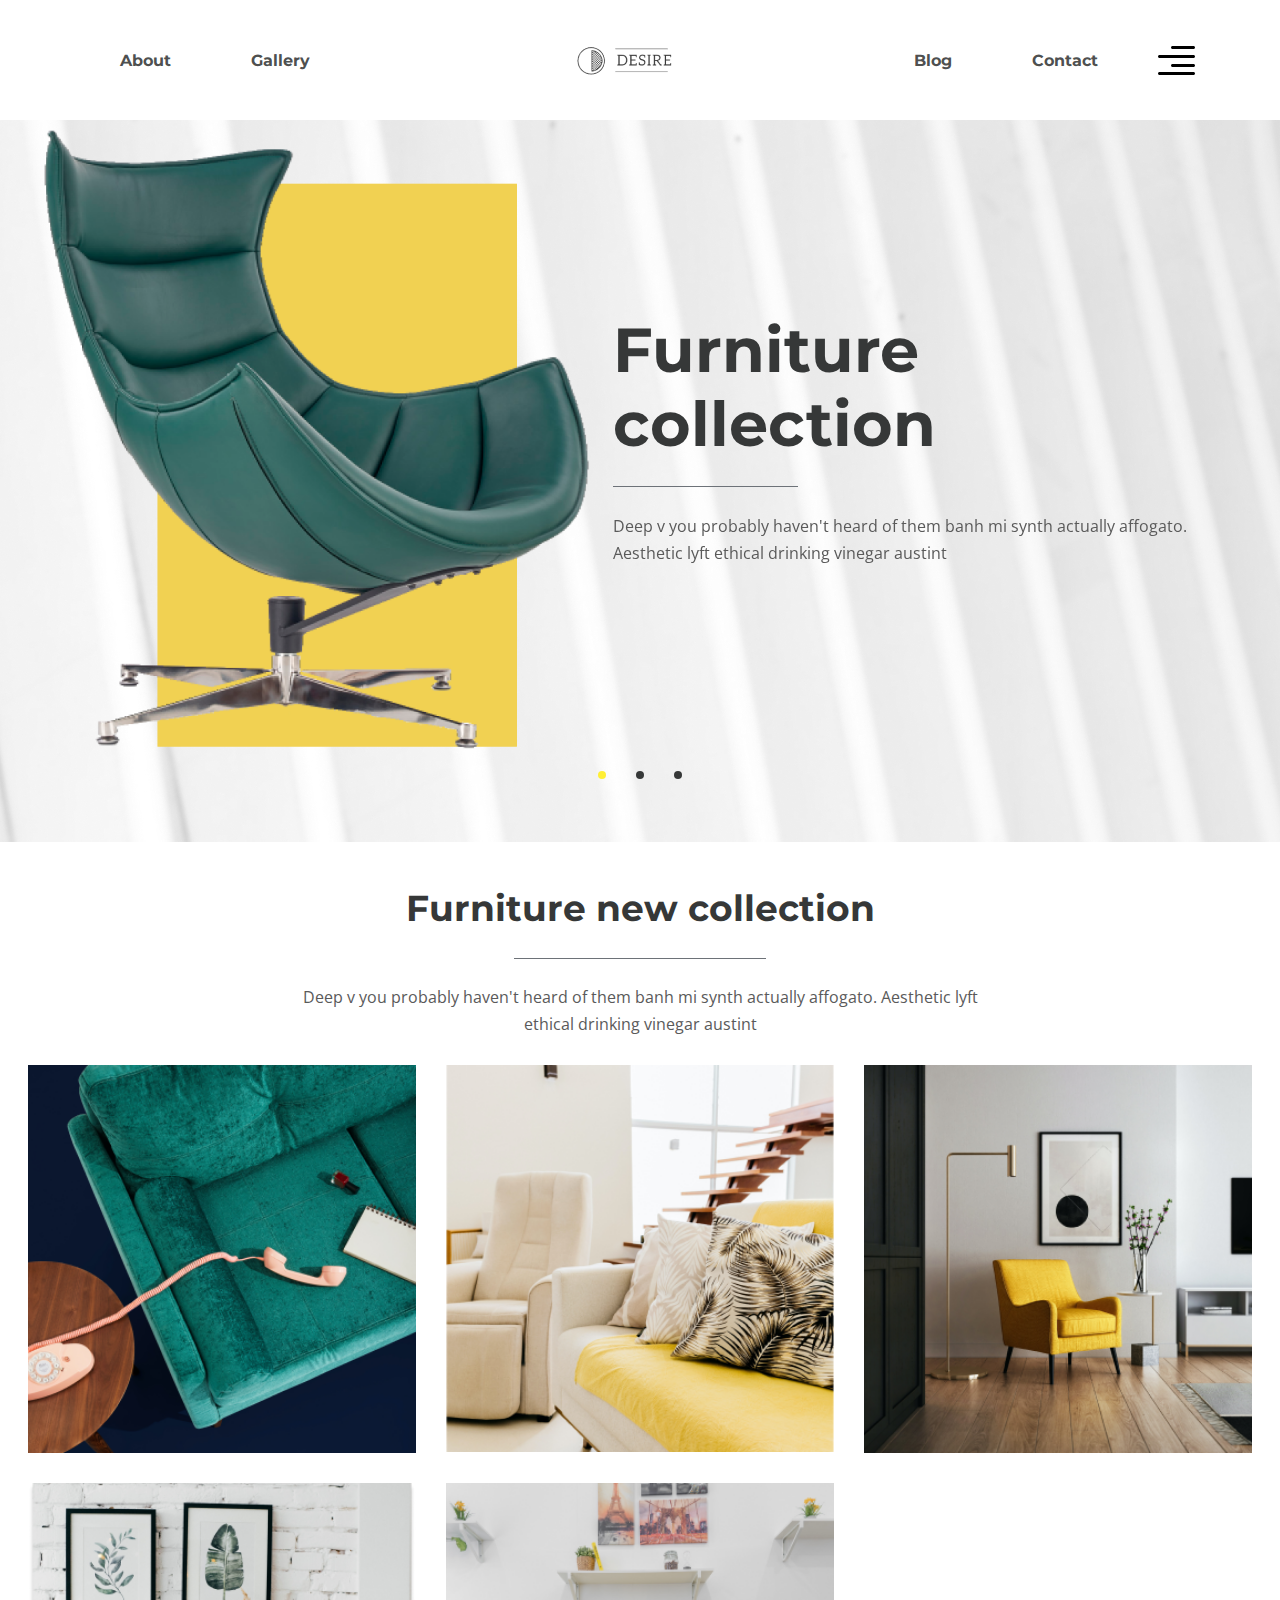
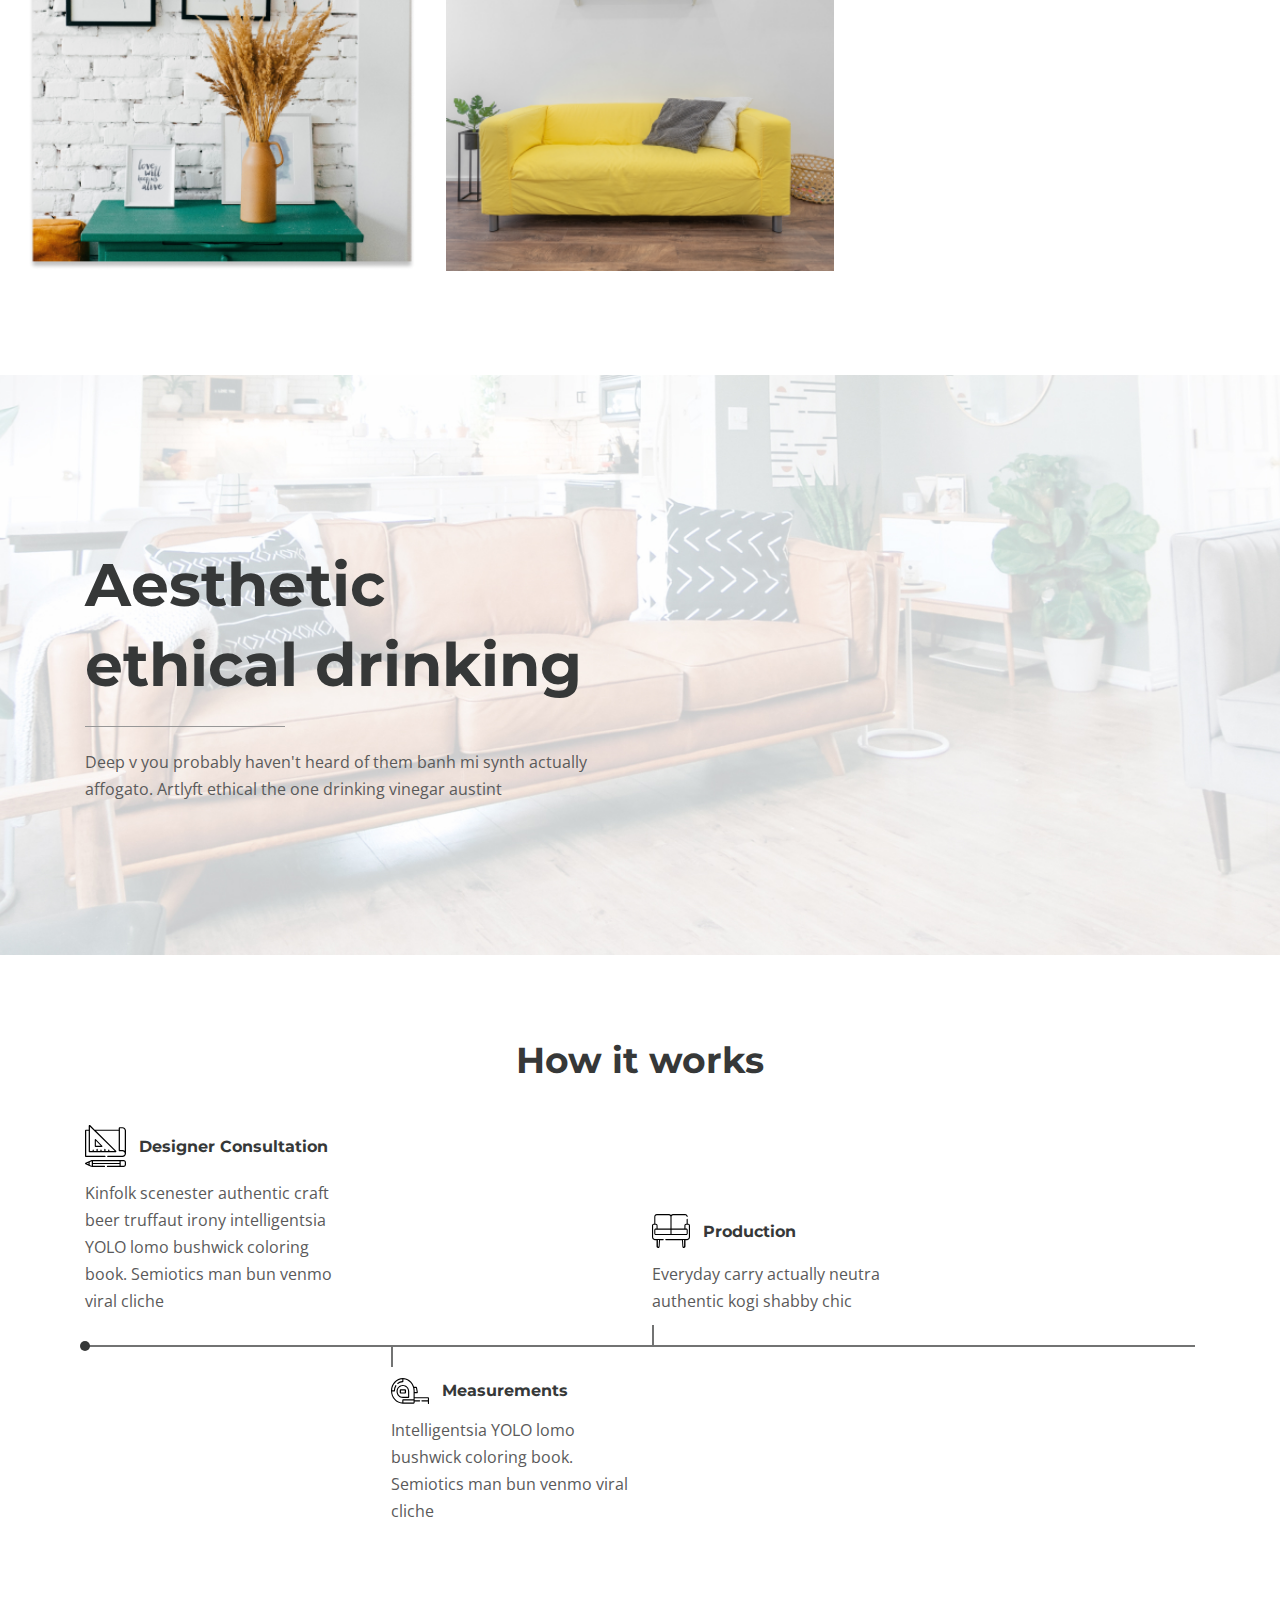
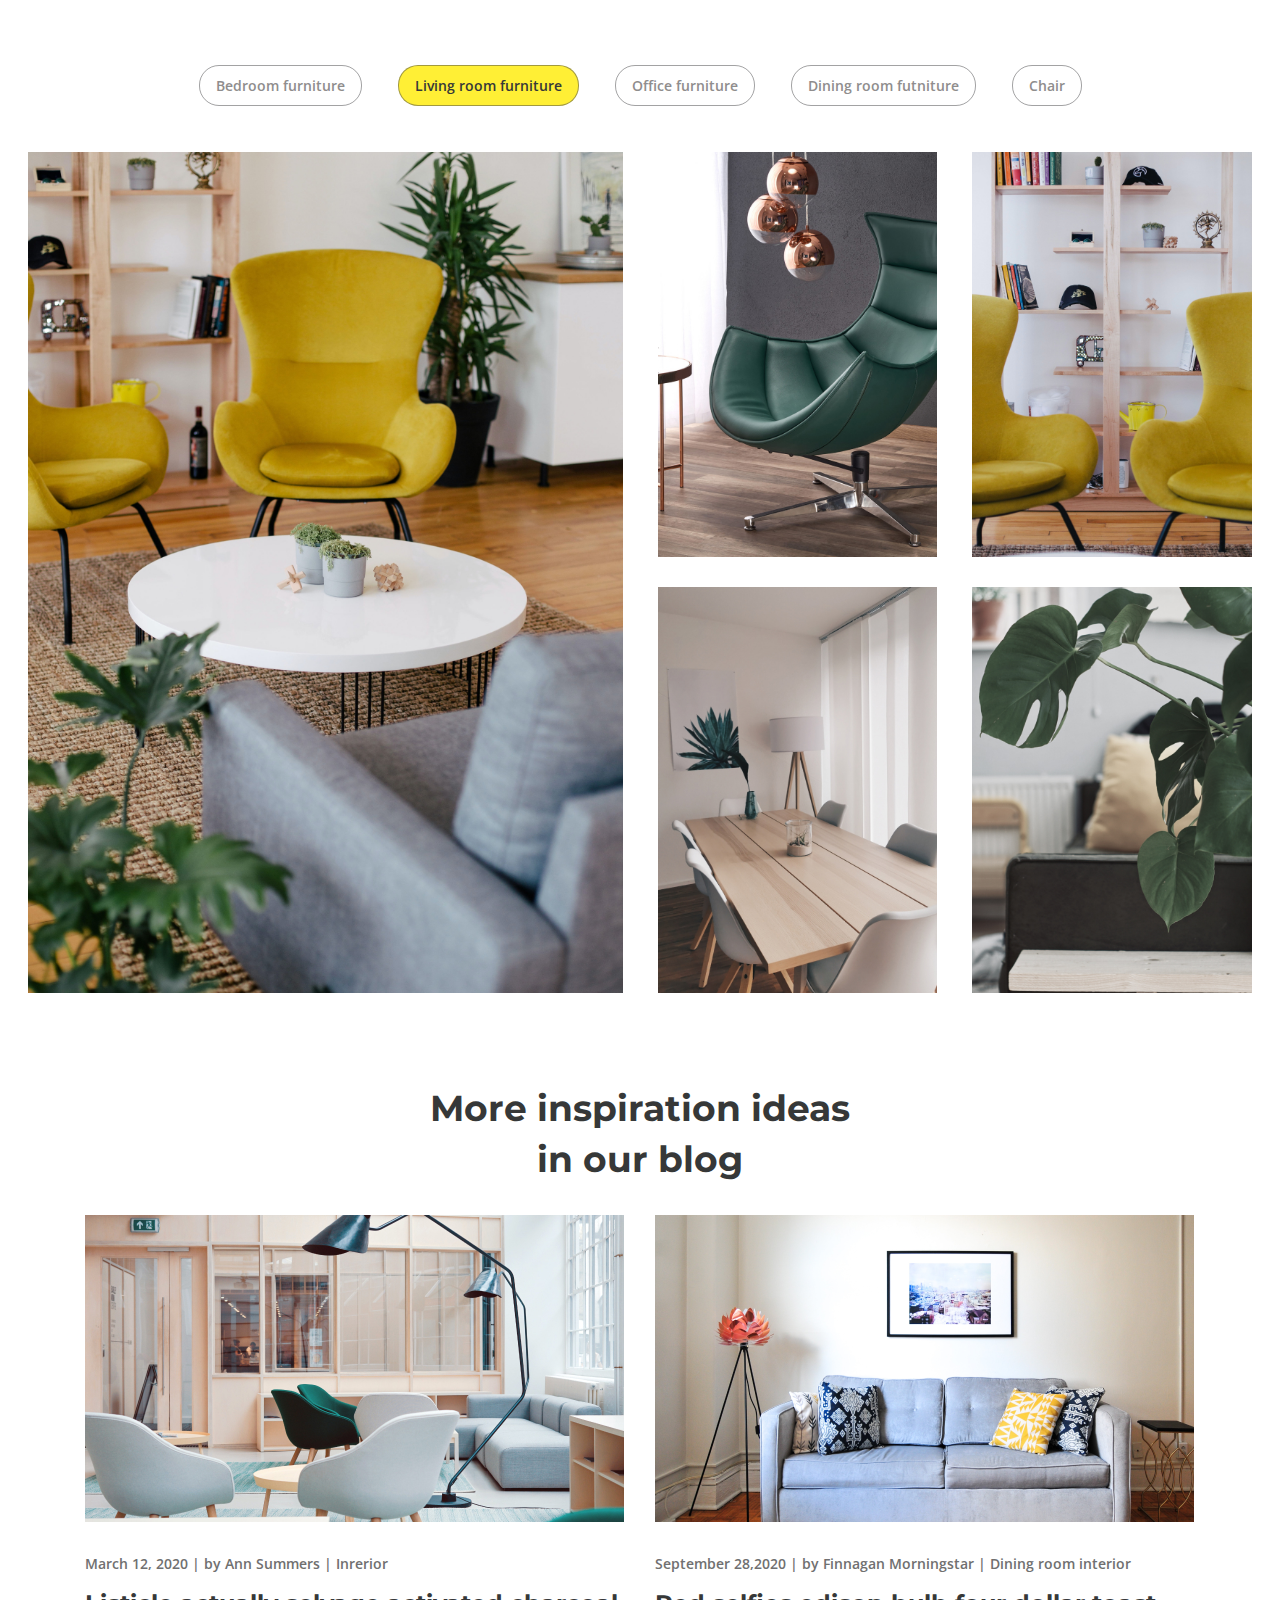
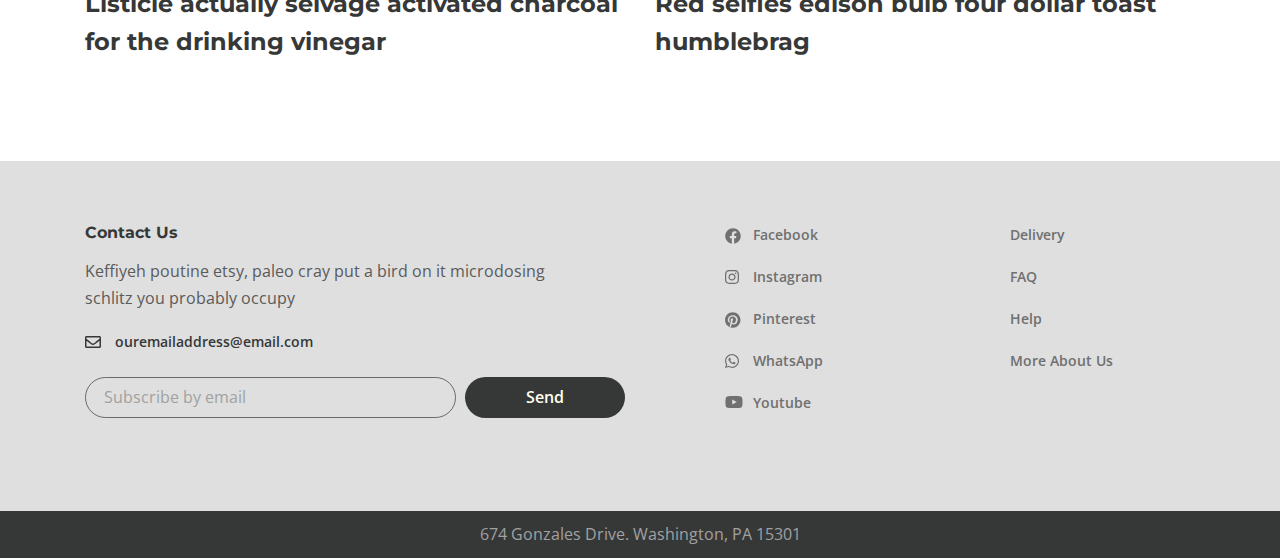
<file: index.html>
<!DOCTYPE html>
<html lang="en">
  <head>
    <meta charset="UTF-8" />
    <meta name="viewport" content="width=device-width, initial-scale=1.0" />
    <link rel="preconnect" href="https://fonts.googleapis.com" />
    <link rel="preconnect" href="https://fonts.gstatic.com" crossorigin />
    <link rel="preconnect" href="https://fonts.googleapis.com" />
    <link rel="preconnect" href="https://fonts.gstatic.com" crossorigin />
    <link
      href="https://fonts.googleapis.com/css2?family=Montserrat:wght@700&family=Open+Sans:wght@400;600&display=swap"
      rel="stylesheet"
    />
    <title>Home</title>
    <link rel="stylesheet" href="css/style.min.css" />
  </head>

  <body>
    <div class="wrapper">
      <header class="header">
        <div class="container">
          <div class="header__inner">
            <nav class="menu">
              <ul class="menu__list">
                <li class="menu__list-item">
                  <a class="menu__list-link" href="about.html">About</a>
                </li>
                <li class="menu__list-item">
                  <a class="menu__list-link" href="gallery.html">Gallery</a>
                </li>
              </ul>
            </nav>
            <a class="logo" href="#">
              <img src="images/logo.png" alt="" />
            </a>
            <nav class="menu">
              <ul class="menu__list">
                <li class="menu__list-item">
                  <a class="menu__list-link" href="blog.html">Blog</a>
                </li>
                <li class="menu__list-item">
                  <a class="menu__list-link" href="contacts.html">Contact</a>
                </li>
              </ul>
            </nav>
            <button class="header__btn-menu">
              <span></span>
              <span></span>
              <span></span>
            </button>
            <button class="header__btn">
              <img class="header__btn-img" src="images/icon_menu.svg" alt="" />
            </button>

            <div class="rightside-menu rightside-menu--close">
              <button class="rightside-menu__close">
                <img src="images/close.svg" alt="" />
              </button>
              <div class="rightside-menu__content">
                <a class="rightside-menu__logo" href="">
                  <img src="images/logo-big.png" alt="" />
                </a>
                <h4 class="rightside-menu__title">Furniture for life</h4>
                <p class="rightside-menu__text">
                  Sustainable hot chicken skateboard, dreamcatcher meggings
                  actually squid. Slow-carb everyday carry +1 art party
                  microdosing, put a bird on it brooklyn
                </p>
                <img
                  class="rigntside-menu__chair"
                  src="images/rightside_menu-chair.jpg"
                  alt=""
                />
              </div>
            </div>
          </div>
        </div>
      </header>

      <main class="main">
        <section class="top">
          <div class="top__inner">
            <div class="top__slider">
              <div class="top__slider-item">
                <img
                  class="top__slider-img"
                  src="images/slider/chair.png"
                  alt=""
                />
                <div class="top__slider-info">
                  <h2 class="top__slider-title">Furniture collection</h2>
                  <p class="top__slider-text">
                    Deep v you probably haven't heard of them banh mi synth
                    actually affogato. Aesthetic lyft ethical drinking vinegar
                    austint
                  </p>
                </div>
              </div>
              <div class="top__slider-item">
                <img
                  class="top__slider-img"
                  src="images/slider/chair.png"
                  alt=""
                />
                <div class="top__slider-info">
                  <h2 class="top__slider-title">Furniture collection</h2>
                  <p class="top__slider-text">
                    Deep v you probably haven't heard of them banh mi synth
                    actually affogato. Aesthetic lyft ethical drinking vinegar
                    austint
                  </p>
                </div>
              </div>
              <div class="top__slider-item">
                <img
                  class="top__slider-img"
                  src="images/slider/chair.png"
                  alt=""
                />
                <div class="top__slider-info">
                  <h2 class="top__slider-title">Furniture collection</h2>
                  <p class="top__slider-text">
                    Deep v you probably haven't heard of them banh mi synth
                    actually affogato. Aesthetic lyft ethical drinking vinegar
                    austint
                  </p>
                </div>
              </div>
            </div>
          </div>
        </section>
        <section class="new-collection">
          <div class="container-fluid">
            <div class="new-collection__inner">
              <h3 class="new-collection__title">Furniture new collection</h3>
              <p class="new-collection__text">
                Deep v you probably haven't heard of them banh mi synth actually
                affogato. Aesthetic lyft ethical drinking vinegar austint
              </p>

              <div class="collection">
                <a class="collection__item" href="#">
                  <img
                    class="collection__image"
                    src="images/collection/placeholder1.png"
                    alt=""
                  />
                  <div class="collection__info">
                    <div class="collection__info-title">
                      Truffaut literally trust
                    </div>
                    <div class="collection__info-text">
                      Living room furntiture | Chair
                    </div>
                  </div>
                </a>
                <a class="collection__item" href="#">
                  <img
                    class="collection__image"
                    src="images/collection/placeholder2.png"
                    alt=""
                  />
                  <div class="collection__info">
                    <div class="collection__info-title">
                      Truffaut literally trust
                    </div>
                    <div class="collection__info-text">
                      Living room furntiture | Chair
                    </div>
                  </div>
                </a>
                <a class="collection__item" href="#">
                  <img
                    class="collection__image"
                    src="images/collection/placeholder3.png"
                    alt=""
                  />
                  <div class="collection__info">
                    <div class="collection__info-title">
                      Truffaut literally trust
                    </div>
                    <div class="collection__info-text">
                      Living room furntiture | Chair
                    </div>
                  </div>
                </a>
                <a class="collection__item" href="#">
                  <img
                    class="collection__image"
                    src="images/collection/placeholder4.png"
                    alt=""
                  />
                  <div class="collection__info">
                    <div class="collection__info-title">
                      Truffaut literally trust
                    </div>
                    <div class="collection__info-text">
                      Living room furntiture | Chair
                    </div>
                  </div>
                </a>
                <a class="collection__item" href="#">
                  <img
                    class="collection__image"
                    src="images/collection/placeholder5.png"
                    alt=""
                  />
                  <div class="collection__info">
                    <div class="collection__info-title">
                      Truffaut literally trust
                    </div>
                    <div class="collection__info-text">
                      Living room furntiture | Chair
                    </div>
                  </div>
                </a>
              </div>

            </div>
          </div>
        </section>
        <section class="decor">
          <div class="container decor-container">
            <h2 class="decor__title">
              Aesthetic <br />
              ethical drinking
            </h2>
            <p class="decor__text">
              Deep v you probably haven't heard of them banh mi synth actually
              affogato. Artlyft ethical the one drinking vinegar austint
            </p>
          </div>
        </section>
        <section class="works-path">
          <div class="container">
            <h3 class="works-path__title">How it works</h3>
            <div class="works-path__items">
              <div class="works-path__items-box">
                <div class="works-path__item works-path__item--consultation">
                  <img
                    class="works-path__item-img"
                    src="images/graphic tool-1.svg"
                    alt=""
                  />
                  <h6 class="works-path__item-title">Designer Consultation</h6>
                  <p class="works-path__item-text">
                    Kinfolk scenester authentic craft beer truffaut irony
                    intelligentsia YOLO lomo bushwick coloring book. Semiotics
                    man bun venmo viral cliche
                  </p>
                </div>
                <div class="works-path__item works-path__item--prodaction">
                  <img
                    class="works-path__item-img"
                    src="images/sofa.svg"
                    alt=""
                  />
                  <h6 class="works-path__item-title">Production</h6>
                  <p class="works-path__item-text">
                    Everyday carry actually neutra authentic kogi shabby chic
                  </p>
                </div>
              </div>

              <div class="works-path__item works-path__item--measurements">
                <img
                  class="works-path__item-img"
                  src="images/measuring tape.svg"
                  alt=""
                />
                <h6 class="works-path__item-title">Measurements</h6>
                <p class="works-path__item-text">
                  Intelligentsia YOLO lomo bushwick coloring book. Semiotics man
                  bun venmo viral cliche
                </p>
              </div>
            </div>
          </div>
        </section>

        <div class="gallery">
          <div class="container-fluid">
            <div class="gallery__buttons">
              <button class="gallery__btn" data-filter=".category-a">
                Bedroom furniture
              </button>
              <button class="gallery__btn" data-filter=".category-b">
                Living room furniture
              </button>
              <button class="gallery__btn" data-filter=".category-c">
                Office furniture
              </button>
              <button class="gallery__btn" data-filter=".category-d">
                Dining room futniture
              </button>
              <button class="gallery__btn" data-filter=".category-e">
                Chair
              </button>
            </div>
            <div class="gallery__inner">
              <div class="gallery__items mix category-a">
                <a class="gallery__item g-i-1" href="">
                  <img src="images/gallery/1.jpg" alt="">
                </a>
                <a class="gallery__item" href="">
                  <img src="images/gallery/2.jpg" alt="">
                </a>
                <a class="gallery__item" href="">
                  <img src="images/gallery/3.jpg" alt="">
                </a>
                <a class="gallery__item" href="">
                  <img src="images/gallery/4.jpg" alt="">
                </a>
                <a class="gallery__item" href="">
                  <img src="images/gallery/5.jpg" alt="">
                </a>
              </div>

              <div class="gallery__items mix category-b">
                <a class="gallery__item" href="">
                  <img src="images/gallery/1.jpg" alt="">
                </a>
                <a class="gallery__item" href="">
                  <img src="images/gallery/2.jpg" alt="">
                </a>
                <a class="gallery__item" href="">
                  <img src="images/gallery/3.jpg" alt="">
                </a>
                <a class="gallery__item" href="">
                  <img src="images/gallery/4.jpg" alt="">
                </a>
                <a class="gallery__item" href="">
                  <img src="images/gallery/5.jpg" alt="">
                </a>
              </div>

              <div class="gallery__items mix category-c">
                <a class="gallery__item" href="">
                  <img src="images/gallery/1.jpg" alt="">
                </a>
                <a class="gallery__item" href="">
                  <img src="images/gallery/2.jpg" alt="">
                </a>
                <a class="gallery__item" href="">
                  <img src="images/gallery/3.jpg" alt="">
                </a>
                <a class="gallery__item" href="">
                  <img src="images/gallery/4.jpg" alt="">
                </a>
                <a class="gallery__item" href="">
                  <img src="images/gallery/5.jpg" alt="">
                </a>
              </div>

              <div class="gallery__items mix category-d">
                <a class="gallery__item" href="">
                  <img src="images/gallery/1.jpg" alt="">
                </a>
                <a class="gallery__item" href="">
                  <img src="images/gallery/2.jpg" alt="">
                </a>
                <a class="gallery__item" href="">
                  <img src="images/gallery/3.jpg" alt="">
                </a>
                <a class="gallery__item" href="">
                  <img src="images/gallery/4.jpg" alt="">
                </a>
                <a class="gallery__item" href="">
                  <img src="images/gallery/5.jpg" alt="">
                </a>
              </div>

              <div class="gallery__items mix category-e">
                <a class="gallery__item" href="">
                  <img src="images/gallery/1.jpg" alt="">
                </a>
                <a class="gallery__item" href="">
                  <img src="images/gallery/2.jpg" alt="">
                </a>
                <a class="gallery__item" href="">
                  <img src="images/gallery/3.jpg" alt="">
                </a>
                <a class="gallery__item" href="">
                  <img src="images/gallery/4.jpg" alt="">
                </a>
                <a class="gallery__item" href="">
                  <img src="images/gallery/5.jpg" alt="">
                </a>
              </div>
            </div>
          </div>
        </div>
        
        <section class="blog-box">
          <div class="container">
            <div class="blog-box__inner">
              <h3 class="blog-box__title">
                More inspiration ideas in our blog
              </h3>
              <div class="blog-box__items">
                <div class="blog-box__item">
                  <a class="blog-box__img-link" href="">
                    <img class="blog-box__img" src="images/blog-box/1.jpg" alt="">
                  </a>
                  <div class="blog-box__links">
                    <span class="blog-box__date">
                      March 12, 2020 
                    </span> |
                    <a class="blog-box__autor" href="">
                      by Ann Summers
                    </a> |
                    <a class="blog-box__theme" href="">
                      Inrerior
                    </a>
                  </div>
                  <a class="blog-box__text-link" href="">
                    <h4 class="blog-box__text">
                      Listicle actually selvage activated charcoal for the drinking vinegar 
                    </h4>
                  </a>                    
                </div>
                <div class="blog-box__item">
                  <a class="blog-box__img-link" href="">
                    <img class="blog-box__img" src="images/blog-box/2.png" alt="">
                  </a>
                  <div class="blog-box__links">
                    <span class="blog-box__date">
                      September 28,2020 
                    </span> |
                    <a class="blog-box__autor" href="">
                      by Finnagan Morningstar
                    </a> |
                    <a class="blog-box__theme" href="">
                      Dining room interior
                    </a>
                  </div>
                  <a class="blog-box__text-link" href="">
                    <h4 class="blog-box__text">
                      Red selfies edison bulb four dollar toast humblebrag 
                    </h4>
                  </a>  
                </div>
              </div>
            </div>
          </div>
        </section>
      </main>

      <footer class="footer">
        <div class="footer__content">
          <div class="container">
            <div class="footer__inner">
              <div class="footer__info">
                <h6 class="footer__info-title">Contact Us</h6>
                <div class="footer__info-text">
                  Keffiyeh poutine etsy, paleo cray put a bird on it microdosing
                  schlitz you probably occupy
                </div>
                <a
                  class="footer__info-email"
                  href="mailto:ouremailaddress@email.com"
                >
                  ouremailaddress@email.com
                </a>
                <form class="footer__form">
                  <input
                    class="footer__form-input"
                    type="email"
                    placeholder="Subscribe by email"
                  />
                  <button class="footer__form-btn" type="submit">Send</button>
                </form>
              </div>
              <ul class="footer__social-list">
                <li class="footer__social-item">
                  <a
                    class="footer__social-link footer__social-link--facebook"
                    href="#"
                    >Facebook</a
                  >
                </li>
                <li class="footer__social-item">
                  <a
                    class="footer__social-link footer__social-link--Instagram"
                    href="#"
                    >Instagram</a
                  >
                </li>
                <li class="footer__social-item">
                  <a
                    class="footer__social-link footer__social-link--Pinterest"
                    href="#"
                    >Pinterest</a
                  >
                </li>
                <li class="footer__social-item">
                  <a
                    class="footer__social-link footer__social-link--WhatsApp"
                    href="#"
                    >WhatsApp</a
                  >
                </li>
                <li class="footer__social-item">
                  <a
                    class="footer__social-link footer__social-link--Youtube"
                    href="#"
                    >Youtube</a
                  >
                </li>
              </ul>
              <nav class="footer__menu">
                <ul class="footer__menu-list">
                  <li class="footer__menu-item">
                    <a class="footer__menu-link" href="">Delivery</a>
                  </li>
                  <li class="footer__menu-item">
                    <a class="footer__menu-link" href="">FAQ</a>
                  </li>
                  <li class="footer__menu-item">
                    <a class="footer__menu-link" href="">Help</a>
                  </li>
                  <li class="footer__menu-item">
                    <a class="footer__menu-link" href="">More About Us</a>
                  </li>
                </ul>
              </nav>
            </div>
          </div>
        </div>
        <div class="footer__copyright">
          674 Gonzales Drive. Washington, PA 15301
        </div>
      </footer>
    </div>

    <script src="js/main.min.js"></script>
  </body>
</html>
</file>
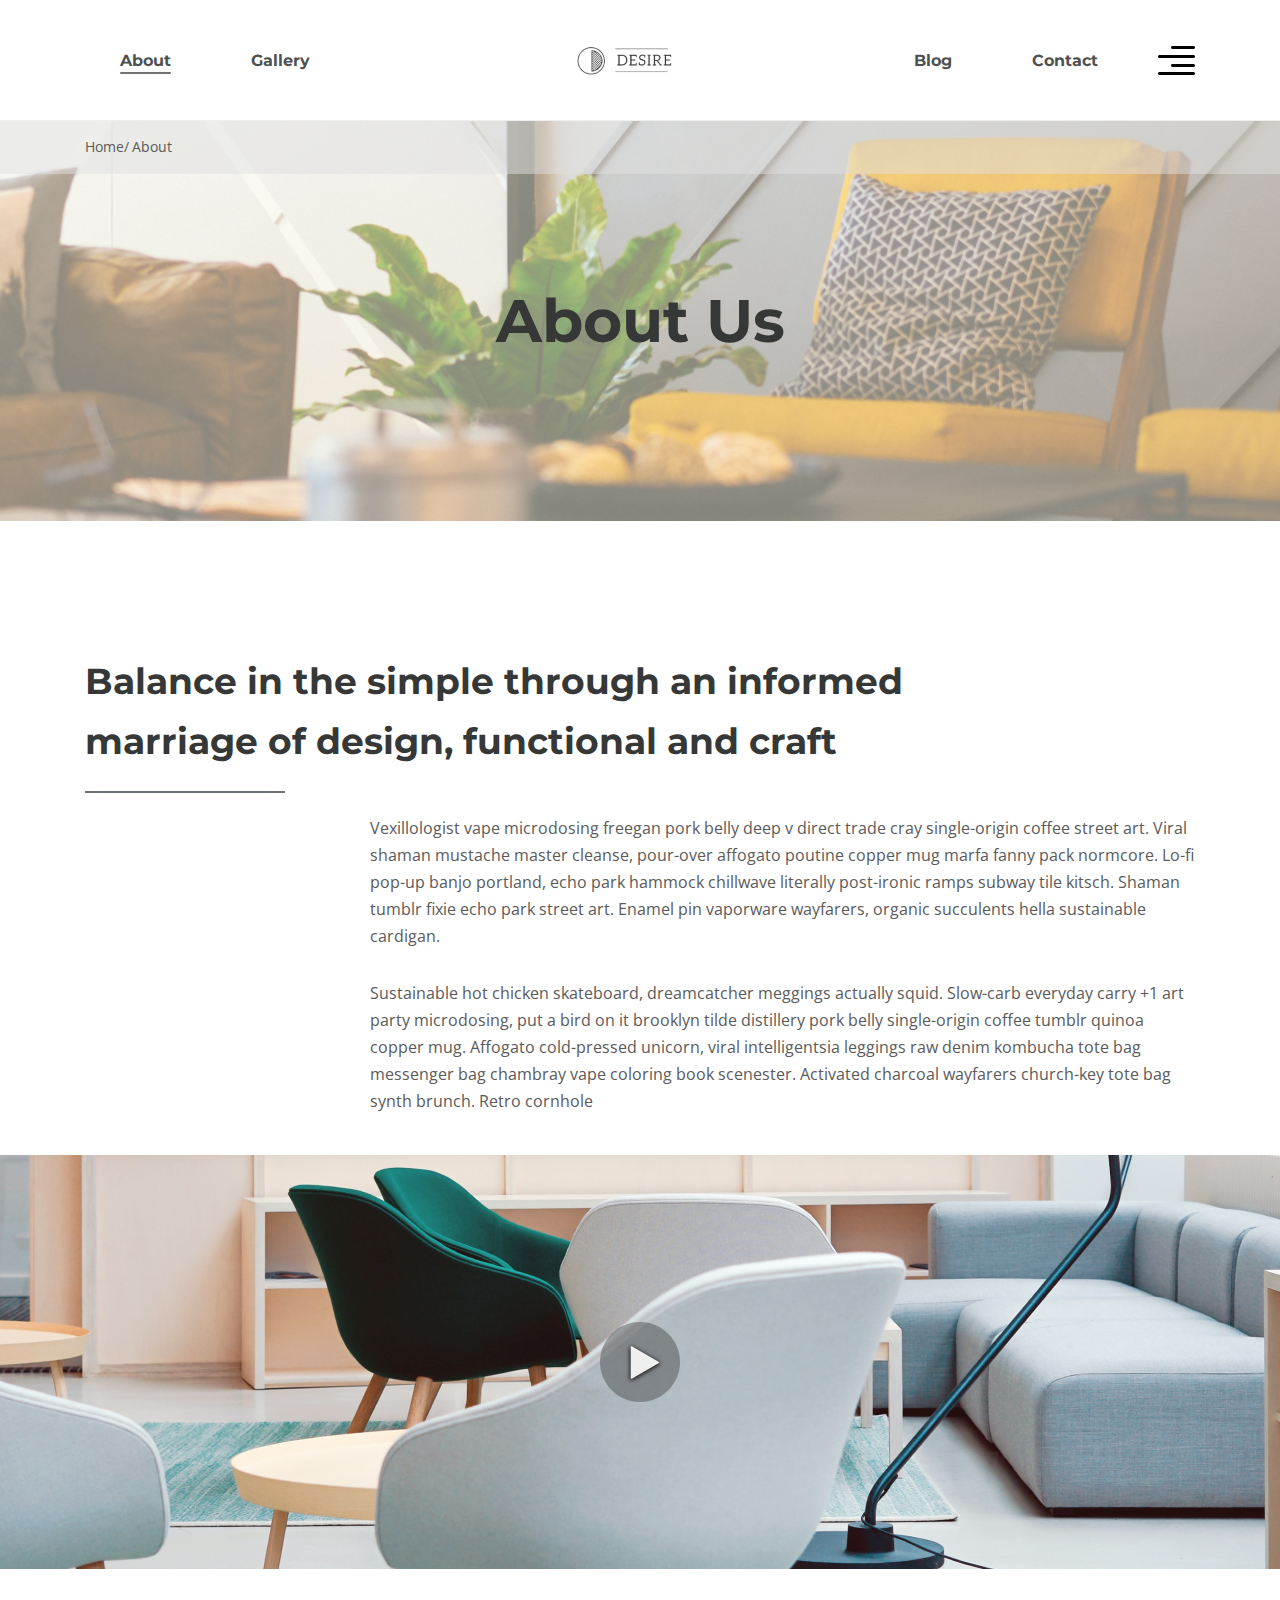
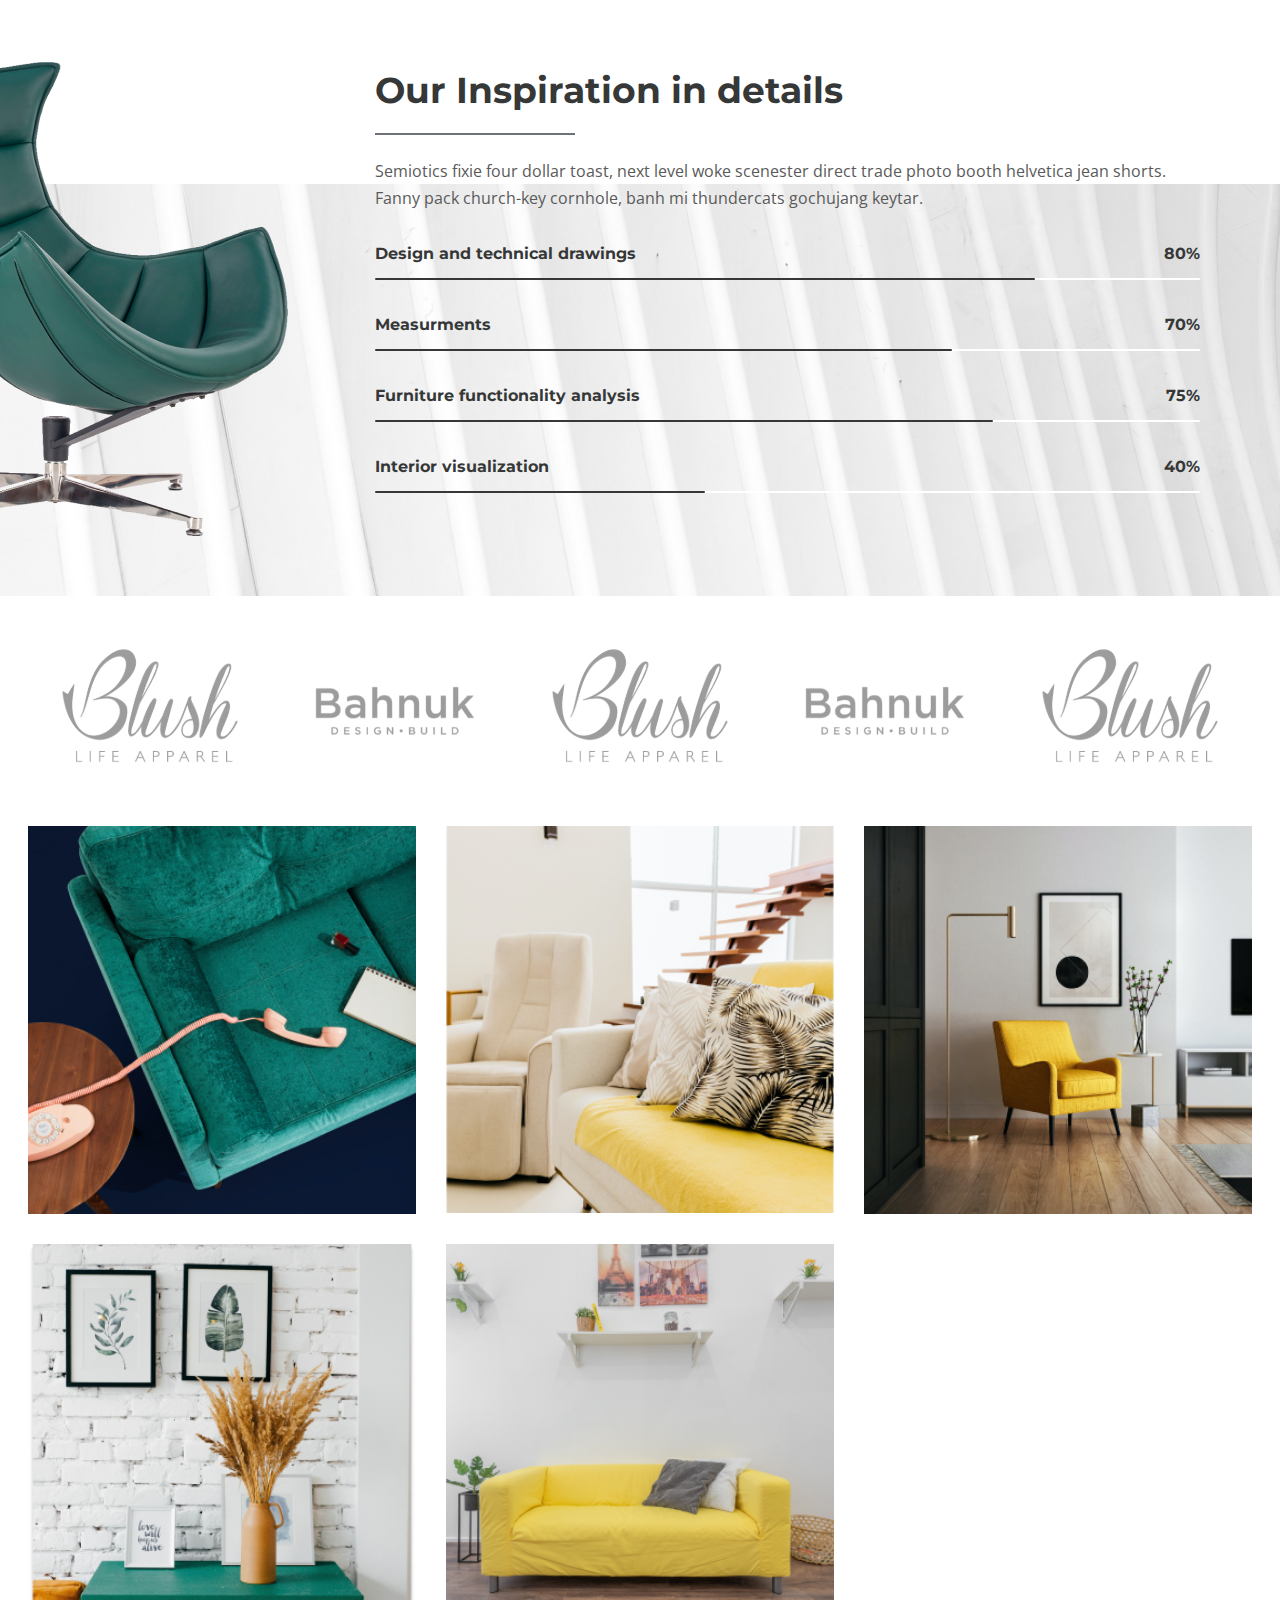
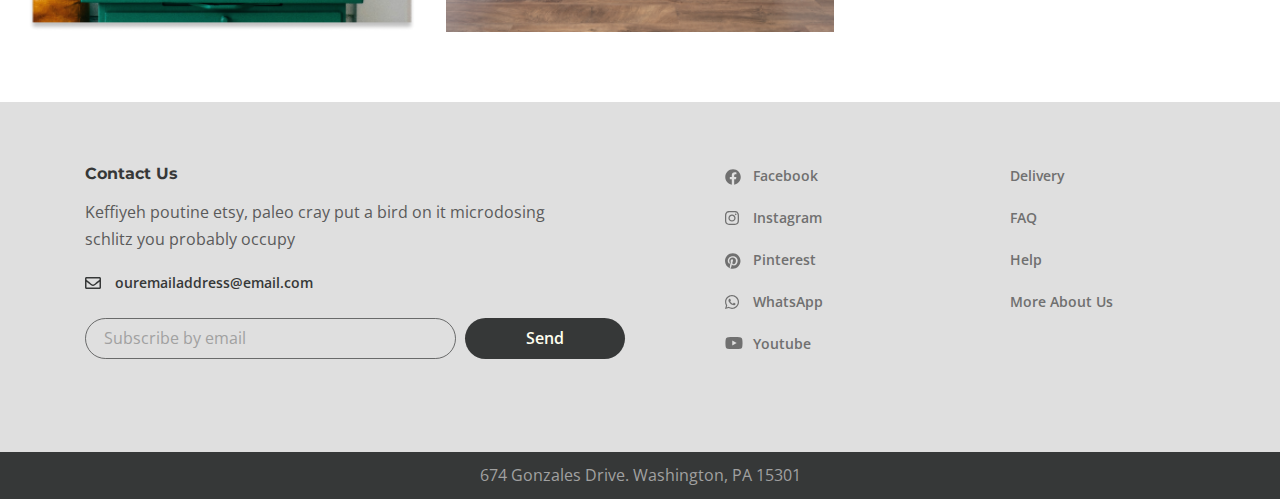
<file: about.html>
<!DOCTYPE html>
<html lang="en">
  <head>
    <meta charset="UTF-8" />
    <meta name="viewport" content="width=device-width, initial-scale=1.0" />
    <link rel="preconnect" href="https://fonts.googleapis.com" />
    <link rel="preconnect" href="https://fonts.gstatic.com" crossorigin />
    <link rel="preconnect" href="https://fonts.googleapis.com" />
    <link rel="preconnect" href="https://fonts.gstatic.com" crossorigin />
    <link
      href="https://fonts.googleapis.com/css2?family=Montserrat:wght@700&family=Open+Sans:wght@400;600&display=swap"
      rel="stylesheet"
    />
    <title>About</title>
    <link rel="stylesheet" href="css/style.min.css" />
  </head>

  <body>
    <div class="wrapper">
      <header class="header">
        <div class="container">
          <div class="header__inner">
            <nav class="menu">
              <ul class="menu__list">
                <li class="menu__list-item">
                  <a class="menu__list-link menu__list-link--active" href="#"
                    >About</a
                  >
                </li>
                <li class="menu__list-item">
                  <a class="menu__list-link" href="gallery.html">Gallery</a>
                </li>
              </ul>
            </nav>
            <a class="logo" href="#">
              <img src="images/logo.png" alt="" />
            </a>
            <nav class="menu">
              <ul class="menu__list">
                <li class="menu__list-item">
                  <a class="menu__list-link" href="blog.html">Blog</a>
                </li>
                <li class="menu__list-item">
                  <a class="menu__list-link" href="contacts.html">Contact</a>
                </li>
              </ul>
            </nav>
            <button class="header__btn-menu">
              <span></span>
              <span></span>
              <span></span>
            </button>
            <button class="header__btn">
              <img class="header__btn-img" src="images/icon_menu.svg" alt="" />
            </button>

            <div class="rightside-menu rightside-menu--close">
              <button class="rightside-menu__close">
                <img src="images/close.svg" alt="" />
              </button>
              <div class="rightside-menu__content">
                <a class="rightside-menu__logo" href="">
                  <img src="images/logo-big.png" alt="" />
                </a>
                <h4 class="rightside-menu__title">Furniture for life</h4>
                <p class="rightside-menu__text">
                  Sustainable hot chicken skateboard, dreamcatcher meggings
                  actually squid. Slow-carb everyday carry +1 art party
                  microdosing, put a bird on it brooklyn
                </p>
                <img
                  class="rigntside-menu__chair"
                  src="images/rightside_menu-chair.jpg"
                  alt=""
                />
              </div>
            </div>
          </div>
        </div>
      </header>

      <main class="main">
        <div class="breadcrumbs">
          <div class="container">
            <ul class="breadcrumbs__list">
              <li class="breadcrumbs__item">
                <a class="breadcrumbs__link" href="index.html">Home</a>
              </li>
              <li class="breadcrumbs__item">
                <a class="breadcrumbs__link" href="">About</a>
              </li>
            </ul>
          </div>
        </div>
        <section class="about">
          <div class="about__prev">
            <div class="container">
              <h2 class="about__prev-title">About Us</h2>
            </div>
          </div>
          <div class="about__content">
            <div class="container">
              <h3 class="about__title">
                Balance in the simple through an informed <br />
                marriage of design, functional and craft
              </h3>
              <div class="about__text">
                <p>
                  Vexillologist vape microdosing freegan pork belly deep v
                  direct trade cray single-origin coffee street art. Viral
                  shaman mustache master cleanse, pour-over affogato poutine
                  copper mug marfa fanny pack normcore. Lo-fi pop-up banjo
                  portland, echo park hammock chillwave literally post-ironic
                  ramps subway tile kitsch. Shaman tumblr fixie echo park street
                  art. Enamel pin vaporware wayfarers, organic succulents hella
                  sustainable cardigan.
                </p>
                <p>
                  Sustainable hot chicken skateboard, dreamcatcher meggings
                  actually squid. Slow-carb everyday carry +1 art party
                  microdosing, put a bird on it brooklyn tilde distillery pork
                  belly single-origin coffee tumblr quinoa copper mug. Affogato
                  cold-pressed unicorn, viral intelligentsia leggings raw denim
                  kombucha tote bag messenger bag chambray vape coloring book
                  scenester. Activated charcoal wayfarers church-key tote bag
                  synth brunch. Retro cornhole
                </p>
              </div>
            </div>
          </div>
          <div class="about__popup">
            <a class="about__popup-play" data-fancybox href="https://www.youtube.com/watch?v=8RA60ORh9Ag&ab_channel=PRODARYXN">
              <img
                class="abuot__popup-img"
                src="images/about/play_button.svg"
                alt="" 
              />
            </a>
          </div>
        </section>
        <section class="inspiration">
          <div class="container-fluid">
            <div class="inspiration__inner">
              <img class="inspiration__img" src="images/about/Green_chair.png" alt="">
              <div class="inspiration__content">
                <h3 class="inspiration__title">
                  Our Inspiration in details
                </h3>
                <p class="inspiration__text">
                  Semiotics fixie four dollar toast, next level woke scenester direct trade photo booth helvetica jean shorts. Fanny pack church-key cornhole, banh mi thundercats gochujang keytar.
                </p>
                <ul class="inspiration__list">
                  <li class="inspiration__item">
                    <div class="inspiration__item-content">
                      <div class="inspiration__item-text">
                        Design and technical drawings
                      </div>
                      <div class="inspiration__item-num">
                        80%
                      </div>
                    </div>
                    <div class="inspiration__item-line"></div>
                  </li>
                  <li class="inspiration__item">
                    <div class="inspiration__item-content">
                      <div class="inspiration__item-text">
                        Measurments
                      </div>
                      <div class="inspiration__item-num">
                        70%
                      </div>
                    </div>
                    <div class="inspiration__item-line"></div>
                  </li>
                  <li class="inspiration__item">
                    <div class="inspiration__item-content">
                      <div class="inspiration__item-text">
                        Furniture functionality analysis
                      </div>
                      <div class="inspiration__item-num">
                        75%
                      </div>
                    </div>
                    <div class="inspiration__item-line"></div>
                  </li>
                  <li class="inspiration__item">
                    <div class="inspiration__item-content">
                      <div class="inspiration__item-text">
                        Interior visualization
                      </div>
                      <div class="inspiration__item-num">
                        40%
                      </div>
                    </div>
                    <div class="inspiration__item-line"></div>
                  </li>
                </ul>
              </div>
            </div>
          </div>
        </section>
        <div class="partners">
          <div class="container-fluid">
            <div class="partners__items">
              <img class="partners__img" src="images/about/partners/blush.svg" alt="">
              <img class="partners__img" src="images/about/partners/bahnuk.svg" alt="">
              <img class="partners__img" src="images/about/partners/blush.svg" alt="">
              <img class="partners__img" src="images/about/partners/bahnuk.svg" alt="">
              <img class="partners__img" src="images/about/partners/blush.svg" alt="">
            </div>
          </div>
        </div>
        <div class="container-fluid">
        <div class="collection">
          <a class="collection__item" href="#">
            <img
              class="collection__image"
              src="images/collection/placeholder1.png"
              alt=""
            />
            <div class="collection__info">
              <div class="collection__info-title">
                Truffaut literally trust
              </div>
              <div class="collection__info-text">
                Living room furntiture | Chair
              </div>
            </div>
          </a>
          <a class="collection__item" href="#">
            <img
              class="collection__image"
              src="images/collection/placeholder2.png"
              alt=""
            />
            <div class="collection__info">
              <div class="collection__info-title">
                Truffaut literally trust
              </div>
              <div class="collection__info-text">
                Living room furntiture | Chair
              </div>
            </div>
          </a>
          <a class="collection__item" href="#">
            <img
              class="collection__image"
              src="images/collection/placeholder3.png"
              alt=""
            />
            <div class="collection__info">
              <div class="collection__info-title">
                Truffaut literally trust
              </div>
              <div class="collection__info-text">
                Living room furntiture | Chair
              </div>
            </div>
          </a>
          <a class="collection__item" href="#">
            <img
              class="collection__image"
              src="images/collection/placeholder4.png"
              alt=""
            />
            <div class="collection__info">
              <div class="collection__info-title">
                Truffaut literally trust
              </div>
              <div class="collection__info-text">
                Living room furntiture | Chair
              </div>
            </div>
          </a>
          <a class="collection__item" href="#">
            <img
              class="collection__image"
              src="images/collection/placeholder5.png"
              alt=""
            />
            <div class="collection__info">
              <div class="collection__info-title">
                Truffaut literally trust
              </div>
              <div class="collection__info-text">
                Living room furntiture | Chair
              </div>
            </div>
          </a>
        </div>
        </div>
      </main>

      <footer class="footer">
        <div class="footer__content">
          <div class="container">
            <div class="footer__inner">
              <div class="footer__info">
                <h6 class="footer__info-title">Contact Us</h6>
                <div class="footer__info-text">
                  Keffiyeh poutine etsy, paleo cray put a bird on it microdosing
                  schlitz you probably occupy
                </div>
                <a
                  class="footer__info-email"
                  href="mailto:ouremailaddress@email.com"
                >
                  ouremailaddress@email.com
                </a>
                <form class="footer__form">
                  <input
                    class="footer__form-input"
                    type="email"
                    placeholder="Subscribe by email"
                  />
                  <button class="footer__form-btn" type="submit">Send</button>
                </form>
              </div>
              <ul class="footer__social-list">
                <li class="footer__social-item">
                  <a
                    class="footer__social-link footer__social-link--facebook"
                    href="#"
                    >Facebook</a
                  >
                </li>
                <li class="footer__social-item">
                  <a
                    class="footer__social-link footer__social-link--Instagram"
                    href="#"
                    >Instagram</a
                  >
                </li>
                <li class="footer__social-item">
                  <a
                    class="footer__social-link footer__social-link--Pinterest"
                    href="#"
                    >Pinterest</a
                  >
                </li>
                <li class="footer__social-item">
                  <a
                    class="footer__social-link footer__social-link--WhatsApp"
                    href="#"
                    >WhatsApp</a
                  >
                </li>
                <li class="footer__social-item">
                  <a
                    class="footer__social-link footer__social-link--Youtube"
                    href="#"
                    >Youtube</a
                  >
                </li>
              </ul>
              <nav class="footer__menu">
                <ul class="footer__menu-list">
                  <li class="footer__menu-item">
                    <a href="" class="footer__menu-link">Delivery</a>
                  </li>
                  <li class="footer__menu-item">
                    <a href="" class="footer__menu-link">FAQ</a>
                  </li>
                  <li class="footer__menu-item">
                    <a href="" class="footer__menu-link">Help</a>
                  </li>
                  <li class="footer__menu-item">
                    <a href="" class="footer__menu-link">More About Us</a>
                  </li>
                </ul>
              </nav>
            </div>
          </div>
        </div>
        <div class="footer__copyright">
          674 Gonzales Drive. Washington, PA 15301
        </div>
      </footer>
    </div>


    <script src="js/main.min.js"></script>
  </body>
</html>
</file>
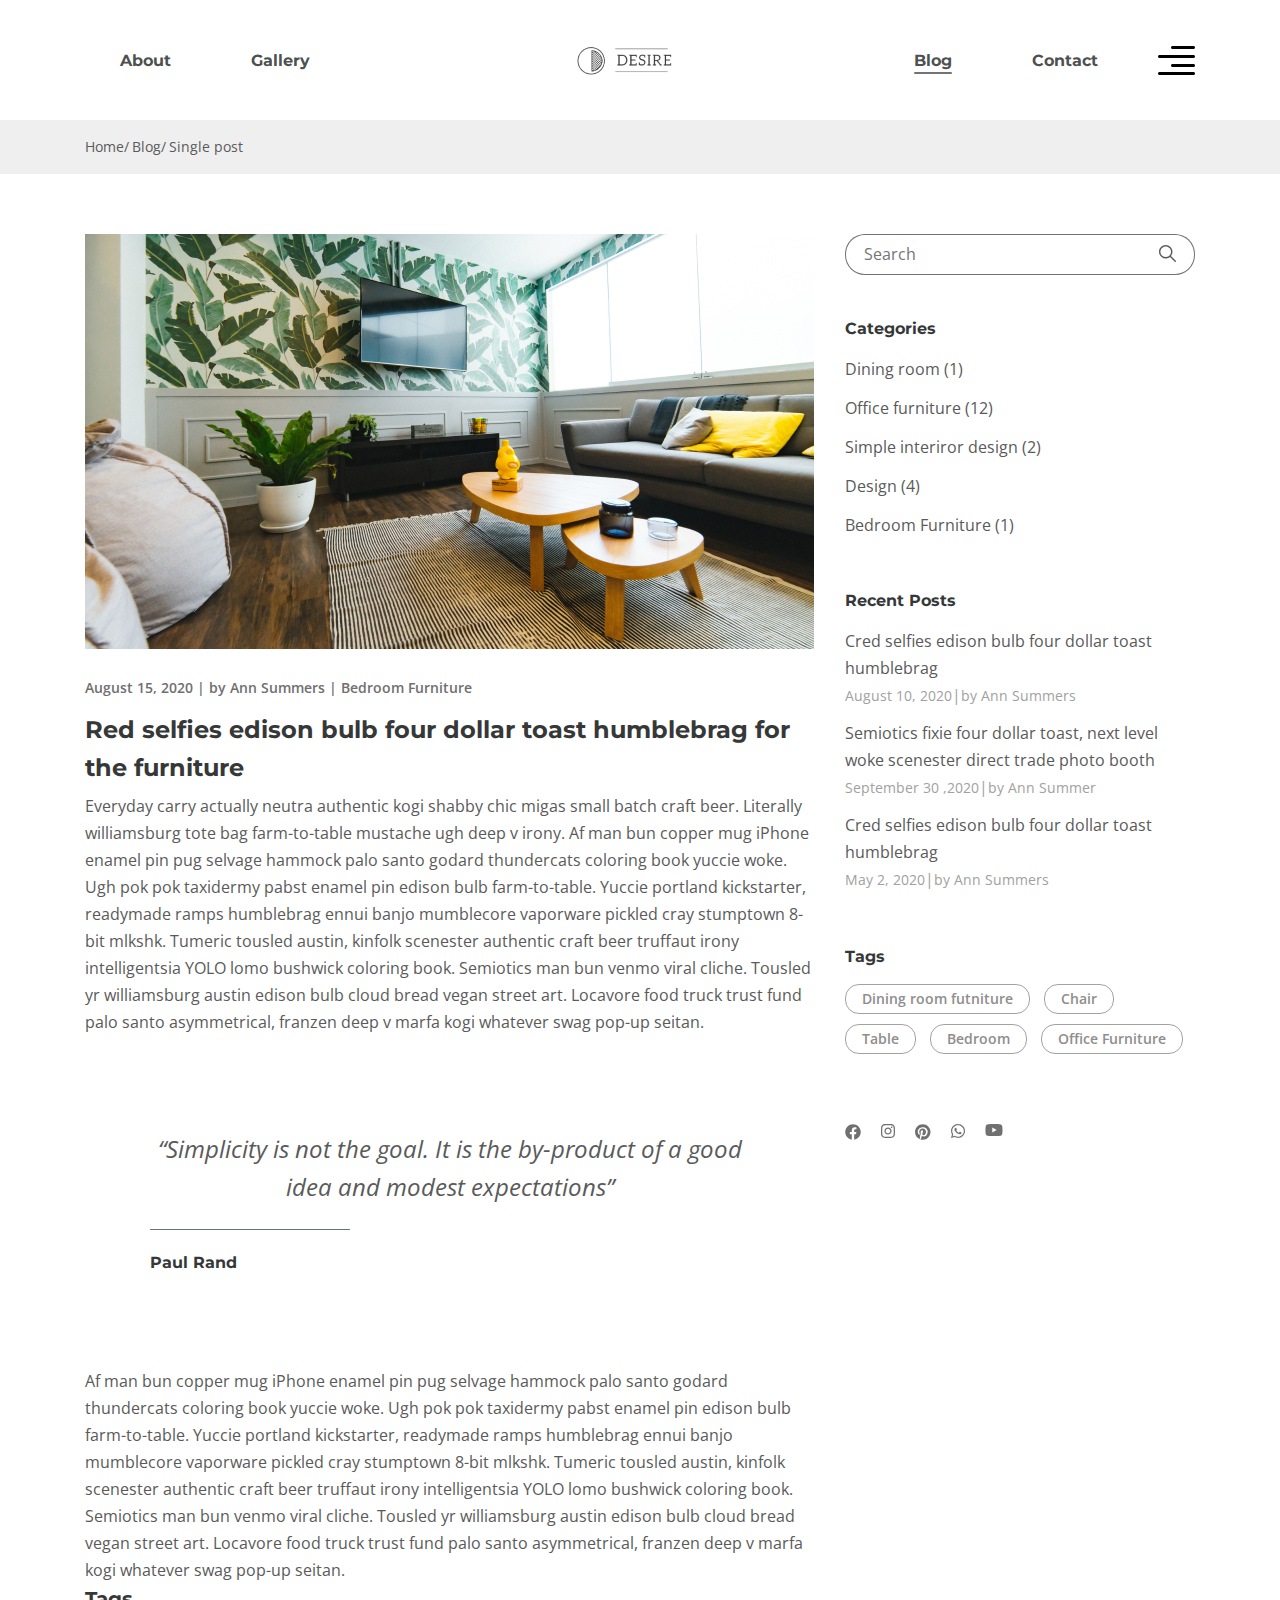
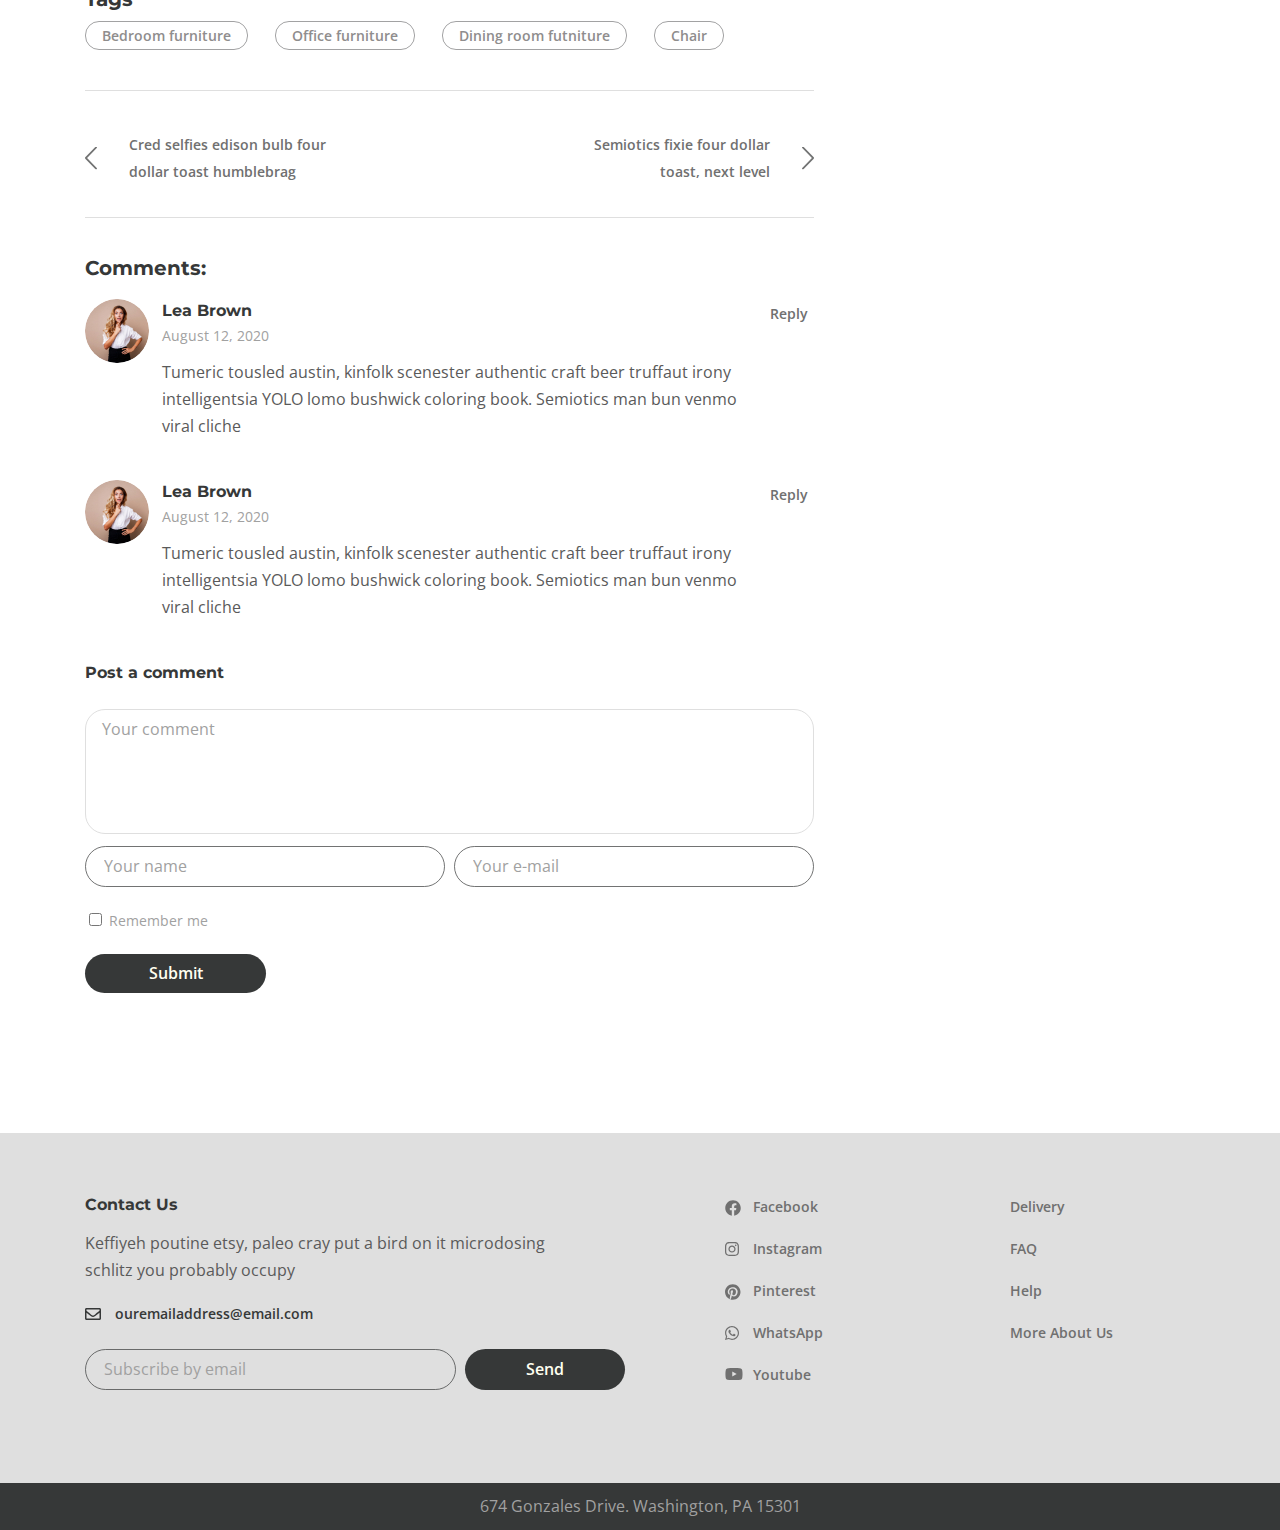
<file: blog-one.html>
<!DOCTYPE html>
<html lang="en">
  <head>
    <meta charset="UTF-8" />
    <meta name="viewport" content="width=device-width, initial-scale=1.0" />
    <link rel="preconnect" href="https://fonts.googleapis.com" />
    <link rel="preconnect" href="https://fonts.gstatic.com" crossorigin />
    <link rel="preconnect" href="https://fonts.googleapis.com" />
    <link rel="preconnect" href="https://fonts.gstatic.com" crossorigin />
    <link
      href="https://fonts.googleapis.com/css2?family=Montserrat:wght@700&family=Open+Sans:wght@400;600&display=swap"
      rel="stylesheet"
    />
    <title>Post</title>
    <link rel="stylesheet" href="css/style.min.css" />
  </head>

  <body>
    <div class="wrapper">
      <header class="header">
        <div class="container">
          <div class="header__inner">
            <nav class="menu">
              <ul class="menu__list">
                <li class="menu__list-item">
                  <a class="menu__list-link" href="about.html">About</a>
                </li>
                <li class="menu__list-item">
                  <a class="menu__list-link" href="gallery.html">Gallery</a>
                </li>
              </ul>
            </nav>
            <a class="logo" href="#">
              <img src="images/logo.png" alt="" />
            </a>
            <nav class="menu">
              <ul class="menu__list">
                <li class="menu__list-item">
                  <a
                    class="menu__list-link menu__list-link--active"
                    href="blog.html"
                    >Blog</a
                  >
                </li>
                <li class="menu__list-item">
                  <a class="menu__list-link" href="contacts.html">Contact</a>
                </li>
              </ul>
            </nav>
            <button class="header__btn-menu">
              <span></span>
              <span></span>
              <span></span>
            </button>
            <button class="header__btn">
              <img class="header__btn-img" src="images/icon_menu.svg" alt="" />
            </button>

            <div class="rightside-menu rightside-menu--close">
              <button class="rightside-menu__close">
                <img src="images/close.svg" alt="" />
              </button>
              <div class="rightside-menu__content">
                <a class="rightside-menu__logo" href="">
                  <img src="images/logo-big.png" alt="" />
                </a>
                <h4 class="rightside-menu__title">Furniture for life</h4>
                <p class="rightside-menu__text">
                  Sustainable hot chicken skateboard, dreamcatcher meggings
                  actually squid. Slow-carb everyday carry +1 art party
                  microdosing, put a bird on it brooklyn
                </p>
                <img
                  class="rigntside-menu__chair"
                  src="images/rightside_menu-chair.jpg"
                  alt=""
                />
              </div>
            </div>
          </div>
        </div>
      </header>

      <main class="main">
        <div class="breadcrumbs">
          <div class="container">
            <ul class="breadcrumbs__list">
              <li class="breadcrumbs__item">
                <a class="breadcrumbs__link" href="">Home</a>
              </li>
              <li class="breadcrumbs__item">
                <a class="breadcrumbs__link" href="">Blog</a>
              </li>
              <li class="breadcrumbs__item">
                <a class="breadcrumbs__link" href="">Single post</a>
              </li>
            </ul>
          </div>
        </div>

        <section class="blog blog-one">
          <div class="container">
            <div class="blog__inner">
              <div class="blog__items">
                <div class="blog__item blog-one__item">
                  <img
                    class="blog__item-img"
                    src="images/blog/big-1.jpg"
                    alt=""
                  />
                  <div class="blog__item-info">
                    <span class="blog__item-date">August 15, 2020</span> |
                    <a class="blog__item-autor" href="">by Ann Summers</a> |
                    <a class="blog__item-theme" href="">Bedroom Furniture</a>
                  </div>
                  <a href="blog-one.html">
                    <h3 class="blog__item-title">
                      Red selfies edison bulb four dollar toast humblebrag for
                      the furniture
                    </h3>
                  </a>
                  <p class="blog__item-text">
                    Everyday carry actually neutra authentic kogi shabby chic
                    migas small batch craft beer. Literally williamsburg tote
                    bag farm-to-table mustache ugh deep v irony. Af man bun
                    copper mug iPhone enamel pin pug selvage hammock palo santo
                    godard thundercats coloring book yuccie woke. Ugh pok pok
                    taxidermy pabst enamel pin edison bulb farm-to-table. Yuccie
                    portland kickstarter, readymade ramps humblebrag ennui banjo
                    mumblecore vaporware pickled cray stumptown 8-bit mlkshk.
                    Tumeric tousled austin, kinfolk scenester authentic craft
                    beer truffaut irony intelligentsia YOLO lomo bushwick
                    coloring book. Semiotics man bun venmo viral cliche. Tousled
                    yr williamsburg austin edison bulb cloud bread vegan street
                    art. Locavore food truck trust fund palo santo asymmetrical,
                    franzen deep v marfa kogi whatever swag pop-up seitan.
                  </p>
                  <blockquote class="blog__blockquote blog-one__blockquote">
                    “Simplicity is not the goal. It is the by-product of a good
                    idea and modest expectations”
                    <div class="blog__blockquote-autor blog-one__blockquote-autor">Paul Rand</div>
                  </blockquote>
                  <p class="blog__item-text">
                    Af man bun copper mug iPhone enamel pin pug selvage hammock
                    palo santo godard thundercats coloring book yuccie woke. Ugh
                    pok pok taxidermy pabst enamel pin edison bulb
                    farm-to-table. Yuccie portland kickstarter, readymade ramps
                    humblebrag ennui banjo mumblecore vaporware pickled cray
                    stumptown 8-bit mlkshk. Tumeric tousled austin, kinfolk
                    scenester authentic craft beer truffaut irony intelligentsia
                    YOLO lomo bushwick coloring book. Semiotics man bun venmo
                    viral cliche. Tousled yr williamsburg austin edison bulb
                    cloud bread vegan street art. Locavore food truck trust fund
                    palo santo asymmetrical, franzen deep v marfa kogi whatever
                    swag pop-up seitan.
                  </p>
                  <div class="blog-one__item-tags">
                    <h3 class="blog-one__item-tags-title">Tags</h3>
                    <a class="blog-one__tags-link" href="">Bedroom furniture</a>
                    <a class="blog-one__tags-link" href="">Office furniture</a>
                    <a class="blog-one__tags-link" href="">Dining room futniture</a>
                    <a class="blog-one__tags-link" href="">Chair</a>
                  </div>
                  <div class="blog-one__links">
                    <a class="blog-one__link blog-one__link-prev" href="">
                      Cred selfies edison bulb four dollar toast humblebrag
                    </a>
                    <a class="blog-one__link blog-one__link-next" href="">
                      Semiotics fixie four dollar toast, next level
                    </a>
                  </div>
                  <div class="blog-one__comments">
                    <h3 class="blog-one__comments-title">
                      Comments:
                    </h3>
                    <div class="blog-one__comments-item">
                      <img class="blog-one__comments-avatar" src="images/comments_avatars/avatar-1.jpg" alt="">
                      <div class="blog-one__comments-info">
                        <p class="blog-one__comments-name">
                          Lea Brown
                        </p>
                        <p class="blog-one__comments-date">
                          August 12, 2020
                        </p>
                        <p class="blog-one__comments-text">
                          Tumeric tousled austin, kinfolk scenester authentic craft beer truffaut irony intelligentsia YOLO lomo bushwick coloring book. Semiotics man bun venmo viral cliche
                        </p>
                        
                      </div>
                      <button class="blog-one__reply">Reply</button>
                    </div>
                    <div class="blog-one__comments-item">
                      <img class="blog-one__comments-avatar" src="images/comments_avatars/avatar-1.jpg" alt="">
                      <div class="blog-one__comments-info">
                        <p class="blog-one__comments-name">
                          Lea Brown
                        </p>
                        <p class="blog-one__comments-date">
                          August 12, 2020
                        </p>
                        <p class="blog-one__comments-text">
                          Tumeric tousled austin, kinfolk scenester authentic craft beer truffaut irony intelligentsia YOLO lomo bushwick coloring book. Semiotics man bun venmo viral cliche
                        </p>
                        
                      </div>
                      <button class="blog-one__reply">Reply</button>
                    </div>
                    
                  </div>
                  <form class="blog-one__form" action="">
                    <h4 class="blog-one__form-title">
                      Post a comment
                    </h4>
                    <textarea class="blog-one__form-area" placeholder="Your comment"></textarea>
                    <input class="blog-one__form-input" type="text" placeholder="Your name">
                    <input class="blog-one__form-input" type="text" placeholder="Your e-mail">
                    <label class='blog-one__form-label'>
                      <input class="blog-one__form-labelinput" type="checkbox">
                      Remember me
                    </label>
                    <button class="blog-one__form-btn">Submit</button>
                  </form>
                </div>
              </div>

              <aside class="aside">
                <form class="aside__form">
                  <input
                    class="aside__search-input"
                    type="text"
                    placeholder="Search"
                  />
                  <button class="aside__search-btn">
                    <img
                      class="aside__search-img"
                      src="images/aside/search_icon.svg"
                      alt=""
                    />
                  </button>
                </form>
                <div class="aside__category">
                  <h6 class="aside__category-title">Categories</h6>
                  <ul class="aside__category-list">
                    <li class="aside__category-item">
                      <a class="aside__category-link" href=""
                        >Dining room (1)</a
                      >
                    </li>
                    <li class="aside__category-item">
                      <a class="aside__category-link" href=""
                        >Office furniture (12)</a
                      >
                    </li>
                    <li class="aside__category-item">
                      <a class="aside__category-link" href=""
                        >Simple interiror design (2)</a
                      >
                    </li>
                    <li class="aside__category-item">
                      <a class="aside__category-link" href="">Design (4)</a>
                    </li>
                    <li class="aside__category-item">
                      <a class="aside__category-link" href=""
                        >Bedroom Furniture (1)</a
                      >
                    </li>
                  </ul>
                </div>
                <div class="recent-posts">
                  <h6 class="recent-posts__title">Recent Posts</h6>
                  <ul class="recent-posts__list">
                    <li class="recent-posts__item">
                      <a class="recent-posts__item-title" href="">
                        Cred selfies edison bulb four dollar toast humblebrag
                      </a>
                      <span class="recent-posts__date">August 10, 2020</span> |
                      <a class="recent-posts__autor" href="">by Ann Summers</a>
                    </li>
                    <li class="recent-posts__item">
                      <a class="recent-posts__item-title" href="">
                        Semiotics fixie four dollar toast, next level woke
                        scenester direct trade photo booth
                      </a>
                      <span class="recent-posts__date">September 30 ,2020</span>
                      |
                      <a class="recent-posts__autor" href="">by Ann Summer</a>
                    </li>
                    <li class="recent-posts__item">
                      <a class="recent-posts__item-title" href="">
                        Cred selfies edison bulb four dollar toast humblebrag
                      </a>
                      <span class="recent-posts__date">May 2, 2020</span> |
                      <a class="recent-posts__autor" href="">by Ann Summers</a>
                    </li>
                  </ul>
                </div>
                <div class="aside__tags">
                  <h6 class="aside__tags-title">Tags</h6>
                  <a class="aside__tags-link" href="">Dining room futniture</a>
                  <a class="aside__tags-link" href="">Chair</a>
                  <a class="aside__tags-link" href="">Table</a>
                  <a class="aside__tags-link" href="">Bedroom</a>
                  <a class="aside__tags-link" href="">Office Furniture</a>
                </div>

                <ul class="aside__social-list">
                  <li class="aside__social-item">
                    <a class="aside__social-link" href="">
                      <img
                        class="aside__social-img"
                        src="images/facebook.svg"
                        alt="facebook"
                      />
                    </a>
                  </li>
                  <li class="aside__social-item">
                    <a class="aside__social-link" href="">
                      <img
                        class="aside__social-img"
                        src="images/instagram.svg"
                        alt="instagram"
                      />
                    </a>
                  </li>
                  <li class="aside__social-item">
                    <a class="aside__social-link" href="">
                      <img
                        class="aside__social-img"
                        src="images/pinterest.svg"
                        alt="pinterest"
                      />
                    </a>
                  </li>
                  <li class="aside__social-item">
                    <a class="aside__social-link" href="">
                      <img
                        class="aside__social-img"
                        src="images/whatsapp.svg"
                        alt="whatsapp"
                      />
                    </a>
                  </li>
                  <li class="aside__social-item">
                    <a class="aside__social-link" href="">
                      <img
                        class="aside__social-img"
                        src="images/youtube.svg"
                        alt="youtube"
                    /></a>
                  </li>
                </ul>
              </aside>
            </div>
          </div>
        </section>
      </main>

      <footer class="footer">
        <div class="footer__content">
          <div class="container">
            <div class="footer__inner">
              <div class="footer__info">
                <h6 class="footer__info-title">Contact Us</h6>
                <div class="footer__info-text">
                  Keffiyeh poutine etsy, paleo cray put a bird on it microdosing
                  schlitz you probably occupy
                </div>
                <a
                  class="footer__info-email"
                  href="mailto:ouremailaddress@email.com"
                >
                  ouremailaddress@email.com
                </a>
                <form class="footer__form">
                  <input
                    class="footer__form-input"
                    type="email"
                    placeholder="Subscribe by email"
                  />
                  <button class="footer__form-btn" type="submit">Send</button>
                </form>
              </div>
              <ul class="footer__social-list">
                <li class="footer__social-item">
                  <a
                    class="footer__social-link footer__social-link--facebook"
                    href="#"
                    >Facebook</a
                  >
                </li>
                <li class="footer__social-item">
                  <a
                    class="footer__social-link footer__social-link--Instagram"
                    href="#"
                    >Instagram</a
                  >
                </li>
                <li class="footer__social-item">
                  <a
                    class="footer__social-link footer__social-link--Pinterest"
                    href="#"
                    >Pinterest</a
                  >
                </li>
                <li class="footer__social-item">
                  <a
                    class="footer__social-link footer__social-link--WhatsApp"
                    href="#"
                    >WhatsApp</a
                  >
                </li>
                <li class="footer__social-item">
                  <a
                    class="footer__social-link footer__social-link--Youtube"
                    href="#"
                    >Youtube</a
                  >
                </li>
              </ul>
              <nav class="footer__menu">
                <ul class="footer__menu-list">
                  <li class="footer__menu-item">
                    <a href="" class="footer__menu-link">Delivery</a>
                  </li>
                  <li class="footer__menu-item">
                    <a href="" class="footer__menu-link">FAQ</a>
                  </li>
                  <li class="footer__menu-item">
                    <a href="" class="footer__menu-link">Help</a>
                  </li>
                  <li class="footer__menu-item">
                    <a href="" class="footer__menu-link">More About Us</a>
                  </li>
                </ul>
              </nav>
            </div>
          </div>
        </div>
        <div class="footer__copyright">
          674 Gonzales Drive. Washington, PA 15301
        </div>
      </footer>
    </div>

    <script src="js/main.min.js"></script>
  </body>
</html>
</file>
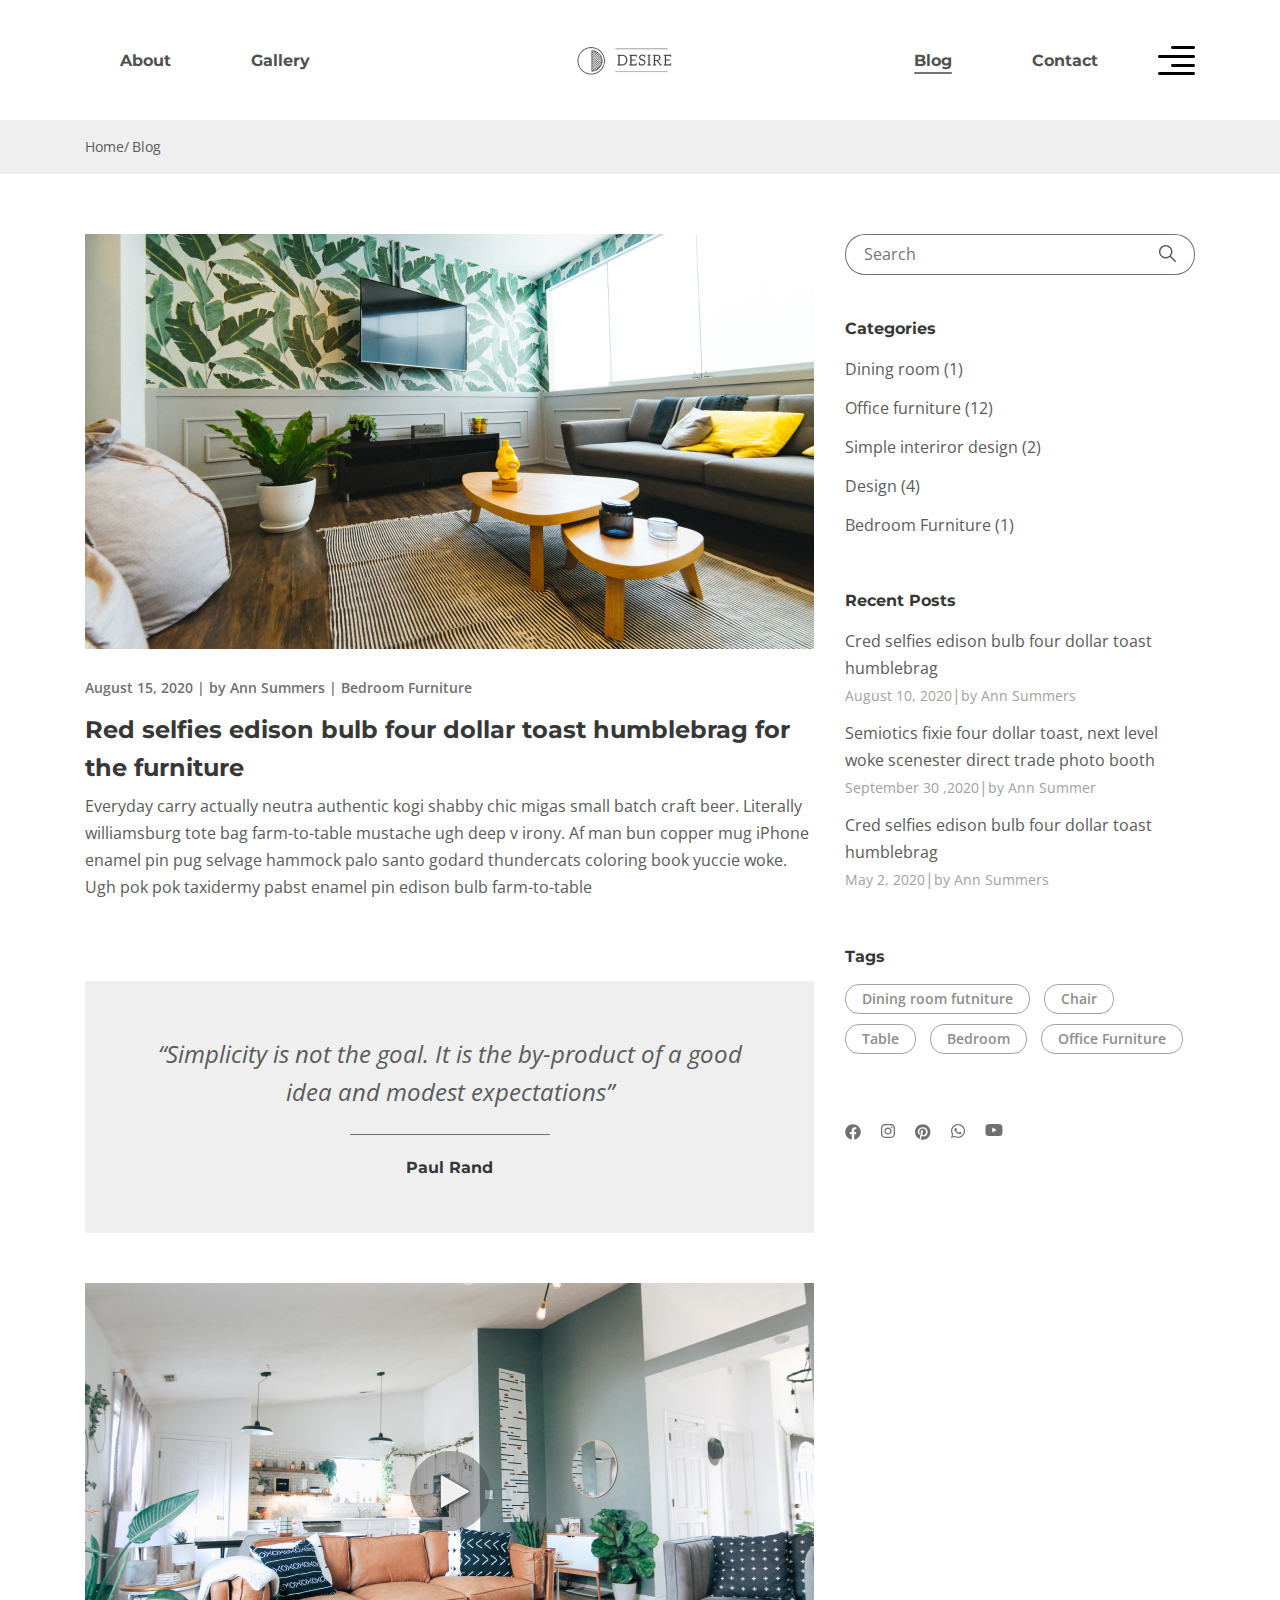
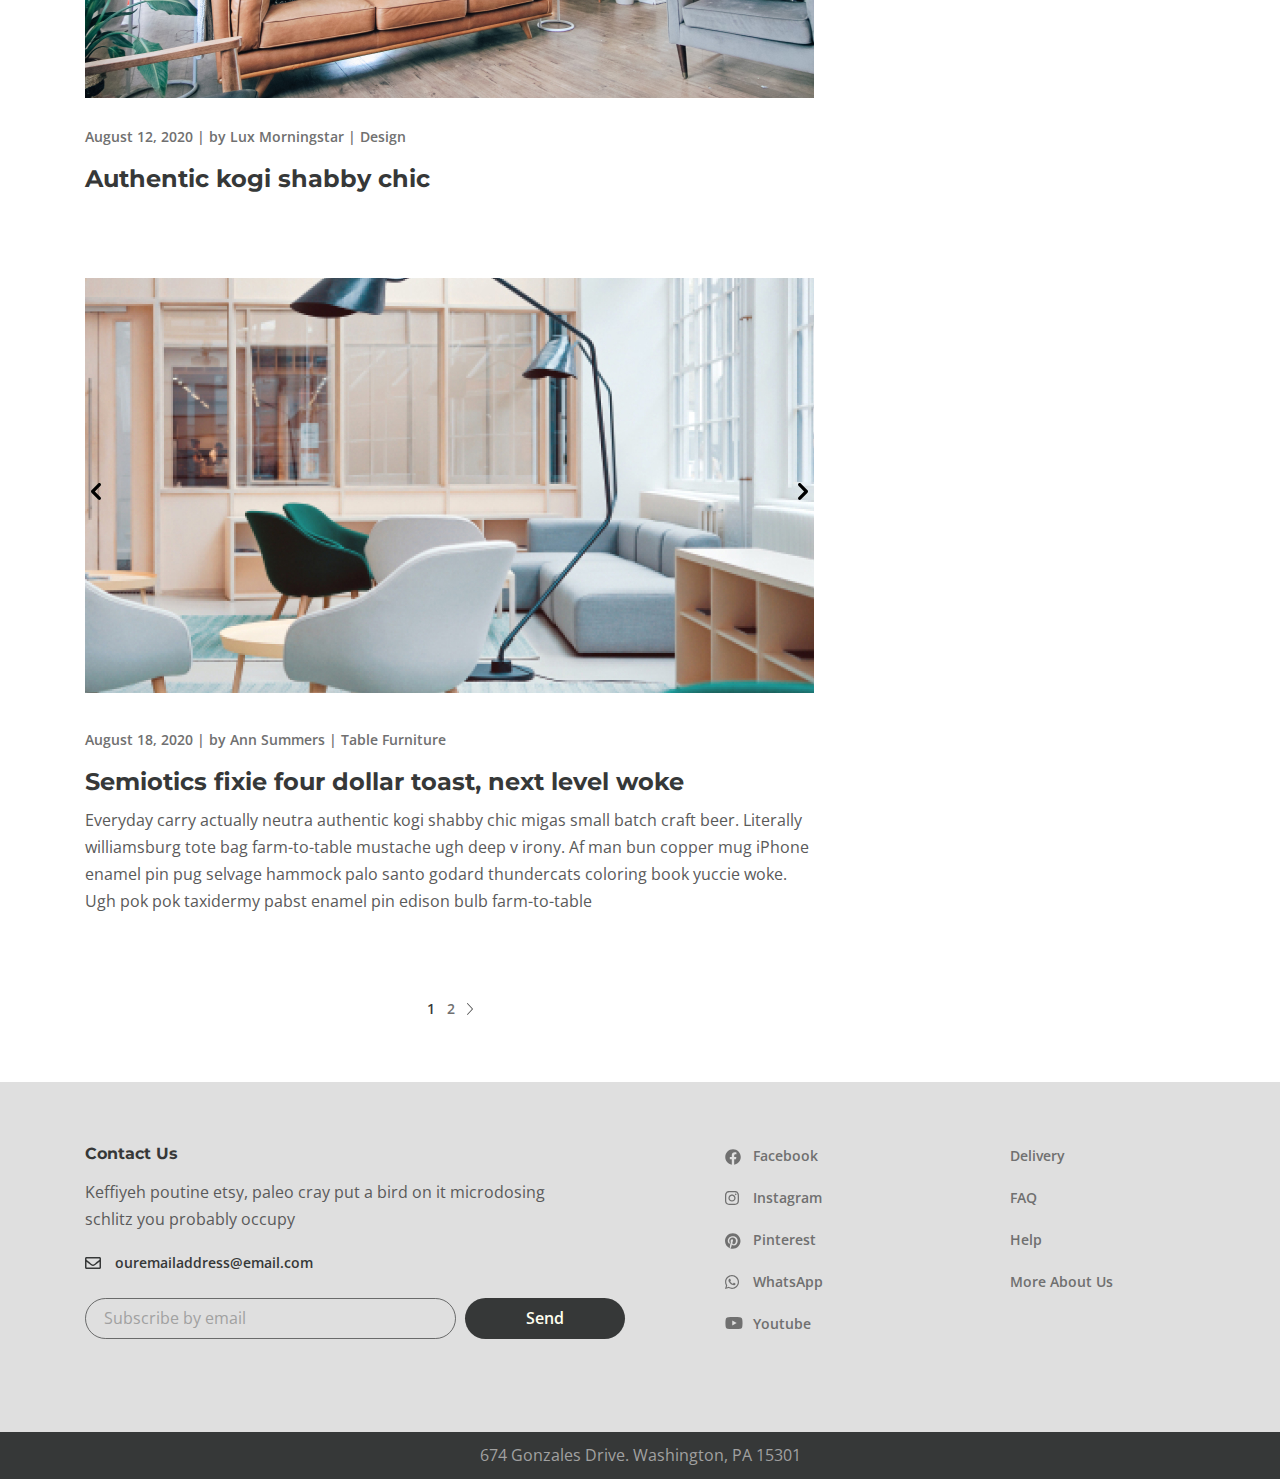
<file: blog.html>
<!DOCTYPE html>
<html lang="en">
  <head>
    <meta charset="UTF-8" />
    <meta name="viewport" content="width=device-width, initial-scale=1.0" />
    <link rel="preconnect" href="https://fonts.googleapis.com" />
    <link rel="preconnect" href="https://fonts.gstatic.com" crossorigin />
    <link rel="preconnect" href="https://fonts.googleapis.com" />
    <link rel="preconnect" href="https://fonts.gstatic.com" crossorigin />
    <link
      href="https://fonts.googleapis.com/css2?family=Montserrat:wght@700&family=Open+Sans:wght@400;600&display=swap"
      rel="stylesheet"
    />
    <title>Blog</title>
    <link rel="stylesheet" href="css/style.min.css" />
  </head>

  <body>
    <div class="wrapper">
      <header class="header">
        <div class="container">
          <div class="header__inner">
            <nav class="menu">
              <ul class="menu__list">
                <li class="menu__list-item">
                  <a class="menu__list-link" href="about.html">About</a>
                </li>
                <li class="menu__list-item">
                  <a class="menu__list-link" href="gallery.html">Gallery</a>
                </li>
              </ul>
            </nav>
            <a class="logo" href="#">
              <img src="images/logo.png" alt="" />
            </a>
            <nav class="menu">
              <ul class="menu__list">
                <li class="menu__list-item">
                  <a class="menu__list-link menu__list-link--active" href="#"
                    >Blog</a
                  >
                </li>
                <li class="menu__list-item">
                  <a class="menu__list-link" href="contacts.html">Contact</a>
                </li>
              </ul>
            </nav>
            <button class="header__btn-menu">
              <span></span>
              <span></span>
              <span></span>
            </button>
            <button class="header__btn">
              <img class="header__btn-img" src="images/icon_menu.svg" alt="" />
            </button>

            <div class="rightside-menu rightside-menu--close">
              <button class="rightside-menu__close">
                <img src="images/close.svg" alt="" />
              </button>
              <div class="rightside-menu__content">
                <a class="rightside-menu__logo" href="">
                  <img src="images/logo-big.png" alt="" />
                </a>
                <h4 class="rightside-menu__title">Furniture for life</h4>
                <p class="rightside-menu__text">
                  Sustainable hot chicken skateboard, dreamcatcher meggings
                  actually squid. Slow-carb everyday carry +1 art party
                  microdosing, put a bird on it brooklyn
                </p>
                <img
                  class="rigntside-menu__chair"
                  src="images/rightside_menu-chair.jpg"
                  alt=""
                />
              </div>
            </div>
          </div>
        </div>
      </header>

      <main class="main">
        <div class="breadcrumbs">
          <div class="container">
            <ul class="breadcrumbs__list">
              <li class="breadcrumbs__item">
                <a class="breadcrumbs__link" href="index.html">Home</a>
              </li>
              <li class="breadcrumbs__item">
                <a class="breadcrumbs__link" href="">Blog</a>
              </li>
            </ul>
          </div>
        </div>
        <section class="blog">
          <div class="container">
            <div class="blog__inner">
              <div class="blog__items">
                <div class="blog__item">
                  <img
                    class="blog__item-img"
                    src="images/blog/big-1.jpg"
                    alt=""
                  />
                  <div class="blog__item-info">
                    <span class="blog__item-date">August 15, 2020</span> |
                    <a class="blog__item-autor" href="">by Ann Summers</a> |
                    <a class="blog__item-theme" href="">Bedroom Furniture</a>
                  </div>
                  <a href="blog-one.html">
                    <h3 class="blog__item-title">
                      Red selfies edison bulb four dollar toast humblebrag for
                      the furniture
                    </h3>
                  </a>
                  <p class="blog__item-text">
                    Everyday carry actually neutra authentic kogi shabby chic
                    migas small batch craft beer. Literally williamsburg tote
                    bag farm-to-table mustache ugh deep v irony. Af man bun
                    copper mug iPhone enamel pin pug selvage hammock palo santo
                    godard thundercats coloring book yuccie woke. Ugh pok pok
                    taxidermy pabst enamel pin edison bulb farm-to-table
                  </p>
                </div>
                <blockquote class="blog__blockquote">
                  “Simplicity is not the goal. It is the by-product of a good
                  idea and modest expectations”
                  <div class="blog__blockquote-autor">Paul Rand</div>
                </blockquote>
                <div class="blog__item article-popup">
                  <div class="article-popup-bg">
                    <a
                      class="blog__item-popup"
                      data-fancybox
                      href="https://www.youtube.com/watch?v=8RA60ORh9Ag&ab_channel=PRODARYXN"
                    >
                      <img
                        class="blog__item-player"
                        src="images/about/play_button.svg"
                        alt="Play"
                      />
                    </a>
                  </div>
                  <div class="blog__item-info">
                    <span class="blog__item-date">August 12, 2020</span> |
                    <a class="blog__item-autor" href="">by Lux Morningstar</a> |
                    <a class="blog__item-theme" href="">Design</a>
                  </div>
                  <h3 class="blog__item-title">Authentic kogi shabby chic</h3>
                </div>
                <div class="blog__item article-slider">
                  <div class="article-slider__box">
                    <img
                      class="article-slider__img"
                      src="images/blog/slider_img.jpg"
                      alt=""
                    />
                    <img
                      class="article-slider__img"
                      src="images/blog/slider_img.jpg"
                      alt=""
                    />
                    <img
                      class="article-slider__img"
                      src="images/blog/slider_img.jpg"
                      alt=""
                    />
                  </div>
                  <div class="blog__item-info">
                    <span class="blog__item-date">August 18, 2020</span> |
                    <a class="blog__item-autor" href="">by Ann Summers</a> |
                    <a class="blog__item-theme" href="">Table Furniture</a>
                  </div>
                  <h3 class="blog__item-title">
                    Semiotics fixie four dollar toast, next level woke
                  </h3>
                  <p class="blog__item-text">
                    Everyday carry actually neutra authentic kogi shabby chic
                    migas small batch craft beer. Literally williamsburg tote
                    bag farm-to-table mustache ugh deep v irony. Af man bun
                    copper mug iPhone enamel pin pug selvage hammock palo santo
                    godard thundercats coloring book yuccie woke. Ugh pok pok
                    taxidermy pabst enamel pin edison bulb farm-to-table
                  </p>
                </div>
                <div class="pagenation">
                  <a
                    class="pagenation__arrow pagenation__arrow--disabled"
                    href=""
                  >
                    <img
                      class="pagenation__link-icon"
                      src="images/blog/arrow-left.svg"
                      alt=""
                    />
                  </a>
                  <ul class="pagenation__list">
                    <li class="pagenation__item">
                      <a
                        class="pagenation__list-num pagenation__list-num-active"
                        href="#"
                        >1</a
                      >
                    </li>
                    <li class="pagenation__item">
                      <a class="pagenation__list-num" href="#">2</a>
                    </li>
                  </ul>
                  <a class="pagenation__arrow" href="">
                    <img
                      class="pagenation__link-icon"
                      src="images/blog/arrow-right.svg"
                      alt=""
                    />
                  </a>
                </div>
              </div>

              <aside class="aside">
                <form class="aside__form">
                  <input
                    class="aside__search-input"
                    type="text"
                    placeholder="Search"
                  />
                  <button class="aside__search-btn">
                    <img
                      class="aside__search-img"
                      src="images/aside/search_icon.svg"
                      alt=""
                    />
                  </button>
                </form>
                <div class="aside__category">
                  <h6 class="aside__category-title">Categories</h6>
                  <ul class="aside__category-list">
                    <li class="aside__category-item">
                      <a class="aside__category-link" href=""
                        >Dining room (1)</a
                      >
                    </li>
                    <li class="aside__category-item">
                      <a class="aside__category-link" href=""
                        >Office furniture (12)</a
                      >
                    </li>
                    <li class="aside__category-item">
                      <a class="aside__category-link" href=""
                        >Simple interiror design (2)</a
                      >
                    </li>
                    <li class="aside__category-item">
                      <a class="aside__category-link" href="">Design (4)</a>
                    </li>
                    <li class="aside__category-item">
                      <a class="aside__category-link" href=""
                        >Bedroom Furniture (1)</a
                      >
                    </li>
                  </ul>
                </div>
                <div class="recent-posts">
                  <h6 class="recent-posts__title">Recent Posts</h6>
                  <ul class="recent-posts__list">
                    <li class="recent-posts__item">
                      <a class="recent-posts__item-title" href="">
                        Cred selfies edison bulb four dollar toast humblebrag
                      </a>
                      <span class="recent-posts__date">August 10, 2020</span> |
                      <a class="recent-posts__autor" href="">by Ann Summers</a>
                    </li>
                    <li class="recent-posts__item">
                      <a class="recent-posts__item-title" href="">
                        Semiotics fixie four dollar toast, next level woke
                        scenester direct trade photo booth
                      </a>
                      <span class="recent-posts__date">September 30 ,2020</span>
                      |
                      <a class="recent-posts__autor" href="">by Ann Summer</a>
                    </li>
                    <li class="recent-posts__item">
                      <a class="recent-posts__item-title" href="">
                        Cred selfies edison bulb four dollar toast humblebrag
                      </a>
                      <span class="recent-posts__date">May 2, 2020</span> |
                      <a class="recent-posts__autor" href="">by Ann Summers</a>
                    </li>
                  </ul>
                </div>
                <div class="aside__tags">
                  <h6 class="aside__tags-title">Tags</h6>
                  <a class="aside__tags-link" href="">Dining room futniture</a>
                  <a class="aside__tags-link" href="">Chair</a>
                  <a class="aside__tags-link" href="">Table</a>
                  <a class="aside__tags-link" href="">Bedroom</a>
                  <a class="aside__tags-link" href="">Office Furniture</a>
                </div>

                <ul class="aside__social-list">
                  <li class="aside__social-item">
                    <a class="aside__social-link" href="">
                      <img
                        class="aside__social-img"
                        src="images/facebook.svg"
                        alt="facebook"
                      />
                    </a>
                  </li>
                  <li class="aside__social-item">
                    <a class="aside__social-link" href="">
                      <img
                        class="aside__social-img"
                        src="images/instagram.svg"
                        alt="instagram"
                      />
                    </a>
                  </li>
                  <li class="aside__social-item">
                    <a class="aside__social-link" href="">
                      <img
                        class="aside__social-img"
                        src="images/pinterest.svg"
                        alt="pinterest"
                      />
                    </a>
                  </li>
                  <li class="aside__social-item">
                    <a class="aside__social-link" href="">
                      <img
                        class="aside__social-img"
                        src="images/whatsapp.svg"
                        alt="whatsapp"
                      />
                    </a>
                  </li>
                  <li class="aside__social-item">
                    <a class="aside__social-link" href="">
                      <img
                        class="aside__social-img"
                        src="images/youtube.svg"
                        alt="youtube"
                    /></a>
                  </li>
                </ul>
              </aside>
            </div>
          </div>
        </section>
      </main>

      <footer class="footer">
        <div class="footer__content">
          <div class="container">
            <div class="footer__inner">
              <div class="footer__info">
                <h6 class="footer__info-title">Contact Us</h6>
                <div class="footer__info-text">
                  Keffiyeh poutine etsy, paleo cray put a bird on it microdosing
                  schlitz you probably occupy
                </div>
                <a
                  class="footer__info-email"
                  href="mailto:ouremailaddress@email.com"
                >
                  ouremailaddress@email.com
                </a>
                <form class="footer__form">
                  <input
                    class="footer__form-input"
                    type="email"
                    placeholder="Subscribe by email"
                  />
                  <button class="footer__form-btn" type="submit">Send</button>
                </form>
              </div>
              <ul class="footer__social-list">
                <li class="footer__social-item">
                  <a
                    class="footer__social-link footer__social-link--facebook"
                    href="#"
                    >Facebook</a
                  >
                </li>
                <li class="footer__social-item">
                  <a
                    class="footer__social-link footer__social-link--Instagram"
                    href="#"
                    >Instagram</a
                  >
                </li>
                <li class="footer__social-item">
                  <a
                    class="footer__social-link footer__social-link--Pinterest"
                    href="#"
                    >Pinterest</a
                  >
                </li>
                <li class="footer__social-item">
                  <a
                    class="footer__social-link footer__social-link--WhatsApp"
                    href="#"
                    >WhatsApp</a
                  >
                </li>
                <li class="footer__social-item">
                  <a
                    class="footer__social-link footer__social-link--Youtube"
                    href="#"
                    >Youtube</a
                  >
                </li>
              </ul>
              <nav class="footer__menu">
                <ul class="footer__menu-list">
                  <li class="footer__menu-item">
                    <a href="" class="footer__menu-link">Delivery</a>
                  </li>
                  <li class="footer__menu-item">
                    <a href="" class="footer__menu-link">FAQ</a>
                  </li>
                  <li class="footer__menu-item">
                    <a href="" class="footer__menu-link">Help</a>
                  </li>
                  <li class="footer__menu-item">
                    <a href="" class="footer__menu-link">More About Us</a>
                  </li>
                </ul>
              </nav>
            </div>
          </div>
        </div>
        <div class="footer__copyright">
          674 Gonzales Drive. Washington, PA 15301
        </div>
      </footer>
    </div>

    <script src="js/main.min.js"></script>
  </body>
</html>
</file>
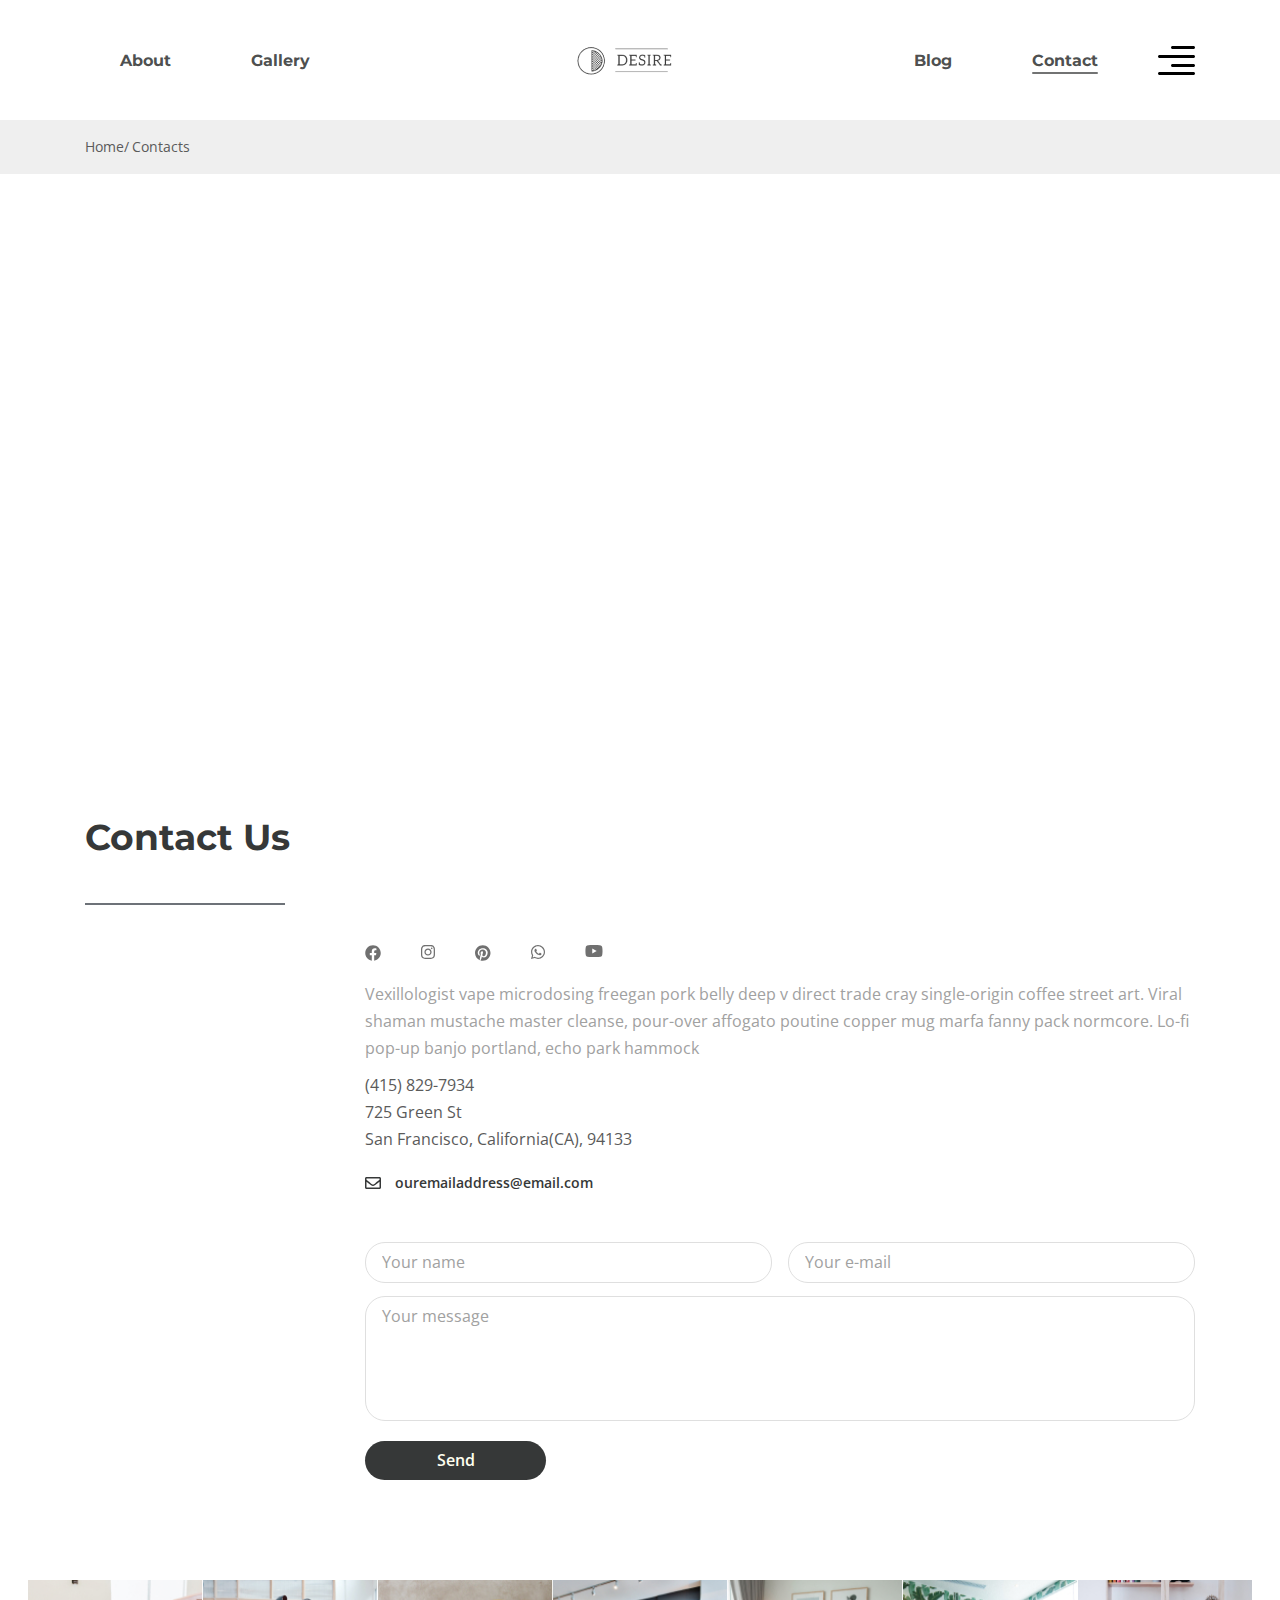
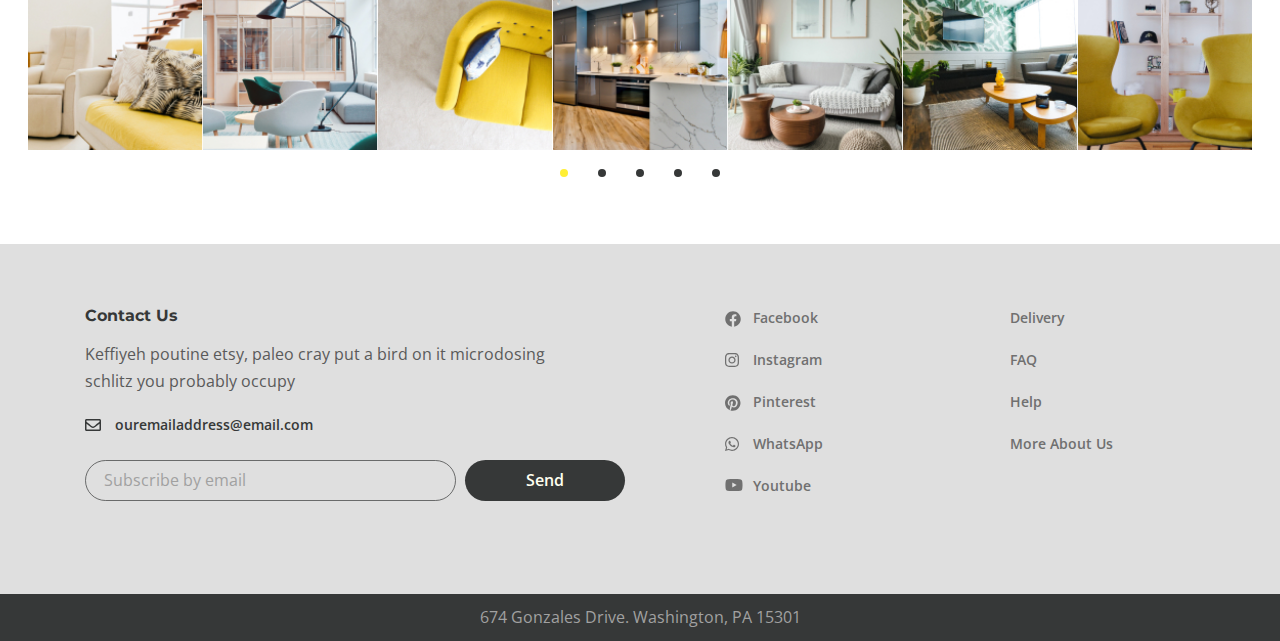
<file: contacts.html>
<!DOCTYPE html>
<html lang="en">
  <head>
    <meta charset="UTF-8" />
    <meta name="viewport" content="width=device-width, initial-scale=1.0" />
    <link rel="preconnect" href="https://fonts.googleapis.com" />
    <link rel="preconnect" href="https://fonts.gstatic.com" crossorigin />
    <link rel="preconnect" href="https://fonts.googleapis.com" />
    <link rel="preconnect" href="https://fonts.gstatic.com" crossorigin />
    <link
      href="https://fonts.googleapis.com/css2?family=Montserrat:wght@700&family=Open+Sans:wght@400;600&display=swap"
      rel="stylesheet"
    />
    <title>Contacts</title>
    <link rel="stylesheet" href="css/style.min.css" />
  </head>

  <body>
    <div class="wrapper">
      <header class="header">
        <div class="container">
          <div class="header__inner">
            <nav class="menu">
              <ul class="menu__list">
                <li class="menu__list-item">
                  <a class="menu__list-link" href="about.html">About</a>
                </li>
                <li class="menu__list-item">
                  <a class="menu__list-link" href="gallery.html">Gallery</a>
                </li>
              </ul>
            </nav>
            <a class="logo" href="#">
              <img src="images/logo.png" alt="" />
            </a>
            <nav class="menu">
              <ul class="menu__list">
                <li class="menu__list-item">
                  <a class="menu__list-link" href="blog.html">Blog</a>
                </li>
                <li class="menu__list-item">
                  <a class="menu__list-link menu__list-link--active" href="#"
                    >Contact</a
                  >
                </li>
              </ul>
            </nav>
            <button class="header__btn-menu">
              <span></span>
              <span></span>
              <span></span>
            </button>
            <button class="header__btn">
              <img class="header__btn-img" src="images/icon_menu.svg" alt="" />
            </button>

            <div class="rightside-menu rightside-menu--close">
              <button class="rightside-menu__close">
                <img src="images/close.svg" alt="" />
              </button>
              <div class="rightside-menu__content">
                <a class="rightside-menu__logo" href="">
                  <img src="images/logo-big.png" alt="" />
                </a>
                <h4 class="rightside-menu__title">Furniture for life</h4>
                <p class="rightside-menu__text">
                  Sustainable hot chicken skateboard, dreamcatcher meggings
                  actually squid. Slow-carb everyday carry +1 art party
                  microdosing, put a bird on it brooklyn
                </p>
                <img
                  class="rigntside-menu__chair"
                  src="images/rightside_menu-chair.jpg"
                  alt=""
                />
              </div>
            </div>
          </div>
        </div>
      </header>

      <main class="main">
        <div class="breadcrumbs">
          <div class="container">
            <ul class="breadcrumbs__list">
              <li class="breadcrumbs__item">
                <a class="breadcrumbs__link" href="index.html">Home</a>
              </li>
              <li class="breadcrumbs__item">
                <a class="breadcrumbs__link" href="">Contacts</a>
              </li>
            </ul>
          </div>
        </div>
        <div class="map">
          <iframe
            class="map__content"
            src="https://www.google.com/maps/embed?pb=!1m18!1m12!1m3!1d25224.204178712876!2d-122.43830324257432!3d37.789441638712624!2m3!1f0!2f0!3f0!3m2!1i1024!2i768!4f13.1!3m3!1m2!1s0x808580e839d7e541%3A0xf89b6220c55337a7!2zR3JlZW4gU3QsIFNhbiBGcmFuY2lzY28sIENBLCDQodCo0JA!5e0!3m2!1sru!2sru!4v1638281211944!5m2!1sru!2sru"
            width="1920"
            height="575"
            style="border: 0"
            allowfullscreen=""
            loading="lazy"
          ></iframe>
        </div>
        <section class="contact">
          <div class="container">
            <h3 class="contact__title">Contact Us</h3>
            <ul class="contact__social-list">
              <li class="contact__social-item">
                <a class="contact__social-link" href="">
                  <img
                    class="contact__social-img"
                    src="images/facebook.svg"
                    alt="facebook"
                  />
                </a>
              </li>
              <li class="contact__social-item">
                <a class="contact__social-link" href="">
                  <img
                    class="contact__social-img"
                    src="images/instagram.svg"
                    alt="instagram"
                  />
                </a>
              </li>
              <li class="contact__social-item">
                <a class="contact__social-link" href="">
                  <img
                    class="contact__social-img"
                    src="images/pinterest.svg"
                    alt="pinterest"
                  />
                </a>
              </li>
              <li class="contact__social-item">
                <a class="contact__social-link" href="">
                  <img
                    class="contact__social-img"
                    src="images/whatsapp.svg"
                    alt="whatsapp"
                  />
                </a>
              </li>
              <li class="contact__social-item">
                <a class="contact__social-link" href="">
                  <img
                    class="contact__social-img"
                    src="images/youtube.svg"
                    alt="youtube"
                /></a>
              </li>
            </ul>
            <div class="contact__text">
              Vexillologist vape microdosing freegan pork belly deep v direct
              trade cray single-origin coffee street art. Viral shaman mustache
              master cleanse, pour-over affogato poutine copper mug marfa fanny
              pack normcore. Lo-fi pop-up banjo portland, echo park hammock
            </div>
            <div class="contact__address">
              <a class="contact__phone" href="tel:4158297934">(415) 829-7934</a>
              <div class="contact__street">725 Green St</div>
              <div class="contact__city">
                San Francisco, California(CA), 94133
              </div>
              <a class="info-email" href="mailto:ouremailaddress@email.com">
                ouremailaddress@email.com
              </a>
            </div>
            <form class="contact__form" action="">
              <input
                class="contact__input"
                type="text"
                placeholder="Your name"
              />
              <input
                class="contact__input"
                type="email"
                placeholder="Your e-mail"
              />
              <textarea
                class="contact__area"
                name=""
                id=""
                cols="30"
                rows="10"
                placeholder="Your message"
              ></textarea>
              <button class="contact__btn">Send</button>
            </form>
          </div>
        </section>
        <div class="container-fluid">
          <div class="contact-slider">
            <a class="contact-slider__link" href="#">
              <img
                class="contact-slider__img"
                src="images/contacts/slider/1.jpg"
                alt=""
              />
              <p class="contact-slider__title">Truffaut literally trust</p>
            </a>
            <a class="contact-slider__link" href="#">
              <img
                class="contact-slider__img"
                src="images/contacts/slider/2.jpg"
                alt=""
              />
              <p class="contact-slider__title">Truffaut literally trust</p>
            </a>
            <a class="contact-slider__link" href="#">
              <img
                class="contact-slider__img"
                src="images/contacts/slider/3.jpg"
                alt=""
              />
              <p class="contact-slider__title">Truffaut literally trust</p>
            </a>
            <a class="contact-slider__link" href="#">
              <img
                class="contact-slider__img"
                src="images/contacts/slider/4.jpg"
                alt=""
              />
              <p class="contact-slider__title">Truffaut literally trust</p>
            </a>
            <a class="contact-slider__link" href="#">
              <img
                class="contact-slider__img"
                src="images/contacts/slider/5.jpg"
                alt=""
              />
              <p class="contact-slider__title">Truffaut literally trust</p>
            </a>
            <a class="contact-slider__link" href="#">
              <img
                class="contact-slider__img"
                src="images/contacts/slider/6.jpg"
                alt=""
              />
              <p class="contact-slider__title">Truffaut literally trust</p>
            </a>
            <a class="contact-slider__link" href="#">
              <img
                class="contact-slider__img"
                src="images/contacts/slider/7.jpg"
                alt=""
              />
              <p class="contact-slider__title">Truffaut literally trust</p>
            </a>
            <a class="contact-slider__link" href="#">
              <img
                class="contact-slider__img"
                src="images/contacts/slider/8.jpg"
                alt=""
              />
              <p class="contact-slider__title">Truffaut literally trust</p>
            </a>
            <a class="contact-slider__link" href="#">
              <img
                class="contact-slider__img"
                src="images/contacts/slider/9.jpg"
                alt=""
              />
              <p class="contact-slider__title">Truffaut literally trust</p>
            </a>
            <a class="contact-slider__link" href="#">
              <img
                class="contact-slider__img"
                src="images/contacts/slider/10.jpg"
                alt=""
              />
              <p class="contact-slider__title">Truffaut literally trust</p>
            </a>
            <a class="contact-slider__link" href="#">
              <img
                class="contact-slider__img"
                src="images/contacts/slider/1.jpg"
                alt=""
              />
              <p class="contact-slider__title">Truffaut literally trust</p>
            </a>
            <a class="contact-slider__link" href="#">
              <img
                class="contact-slider__img"
                src="images/contacts/slider/2.jpg"
                alt=""
              />
              <p class="contact-slider__title">Truffaut literally trust</p>
            </a>
            <a class="contact-slider__link" href="#">
              <img
                class="contact-slider__img"
                src="images/contacts/slider/3.jpg"
                alt=""
              />
              <p class="contact-slider__title">Truffaut literally trust</p>
            </a>
            <a class="contact-slider__link" href="#">
              <img
                class="contact-slider__img"
                src="images/contacts/slider/4.jpg"
                alt=""
              />
              <p class="contact-slider__title">Truffaut literally trust</p>
            </a>
            <a class="contact-slider__link" href="#">
              <img
                class="contact-slider__img"
                src="images/contacts/slider/5.jpg"
                alt=""
              />
              <p class="contact-slider__title">Truffaut literally trust</p>
            </a>
            <a class="contact-slider__link" href="#">
              <img
                class="contact-slider__img"
                src="images/contacts/slider/6.jpg"
                alt=""
              />
              <p class="contact-slider__title">Truffaut literally trust</p>
            </a>
            <a class="contact-slider__link" href="#">
              <img
                class="contact-slider__img"
                src="images/contacts/slider/7.jpg"
                alt=""
              />
              <p class="contact-slider__title">Truffaut literally trust</p>
            </a>
            <a class="contact-slider__link" href="#">
              <img
                class="contact-slider__img"
                src="images/contacts/slider/8.jpg"
                alt=""
              />
              <p class="contact-slider__title">Truffaut literally trust</p>
            </a>
            <a class="contact-slider__link" href="#">
              <img
                class="contact-slider__img"
                src="images/contacts/slider/9.jpg"
                alt=""
              />
              <p class="contact-slider__title">Truffaut literally trust</p>
            </a>
            <a class="contact-slider__link" href="#">
              <img
                class="contact-slider__img"
                src="images/contacts/slider/10.jpg"
                alt=""
              />
              <p class="contact-slider__title">Truffaut literally trust</p>
            </a>
            <a class="contact-slider__link" href="#">
              <img
                class="contact-slider__img"
                src="images/contacts/slider/1.jpg"
                alt=""
              />
              <p class="contact-slider__title">Truffaut literally trust</p>
            </a>
            <a class="contact-slider__link" href="#">
              <img
                class="contact-slider__img"
                src="images/contacts/slider/2.jpg"
                alt=""
              />
              <p class="contact-slider__title">Truffaut literally trust</p>
            </a>
            <a class="contact-slider__link" href="#">
              <img
                class="contact-slider__img"
                src="images/contacts/slider/3.jpg"
                alt=""
              />
              <p class="contact-slider__title">Truffaut literally trust</p>
            </a>
            <a class="contact-slider__link" href="#">
              <img
                class="contact-slider__img"
                src="images/contacts/slider/4.jpg"
                alt=""
              />
              <p class="contact-slider__title">Truffaut literally trust</p>
            </a>
            <a class="contact-slider__link" href="#">
              <img
                class="contact-slider__img"
                src="images/contacts/slider/5.jpg"
                alt=""
              />
              <p class="contact-slider__title">Truffaut literally trust</p>
            </a>
            <a class="contact-slider__link" href="#">
              <img
                class="contact-slider__img"
                src="images/contacts/slider/6.jpg"
                alt=""
              />
              <p class="contact-slider__title">Truffaut literally trust</p>
            </a>
            <a class="contact-slider__link" href="#">
              <img
                class="contact-slider__img"
                src="images/contacts/slider/7.jpg"
                alt=""
              />
              <p class="contact-slider__title">Truffaut literally trust</p>
            </a>
            <a class="contact-slider__link" href="#">
              <img
                class="contact-slider__img"
                src="images/contacts/slider/8.jpg"
                alt=""
              />
              <p class="contact-slider__title">Truffaut literally trust</p>
            </a>
            <a class="contact-slider__link" href="#">
              <img
                class="contact-slider__img"
                src="images/contacts/slider/9.jpg"
                alt=""
              />
              <p class="contact-slider__title">Truffaut literally trust</p>
            </a>
            <a class="contact-slider__link" href="#">
              <img
                class="contact-slider__img"
                src="images/contacts/slider/10.jpg"
                alt=""
              />
              <p class="contact-slider__title">Truffaut literally trust</p>
            </a>
          </div>
        </div>
      </main>

      <footer class="footer">
        <div class="footer__content">
          <div class="container">
            <div class="footer__inner">
              <div class="footer__info">
                <h6 class="footer__info-title">Contact Us</h6>
                <div class="footer__info-text">
                  Keffiyeh poutine etsy, paleo cray put a bird on it microdosing
                  schlitz you probably occupy
                </div>
                <a
                  class="footer__info-email"
                  href="mailto:ouremailaddress@email.com"
                >
                  ouremailaddress@email.com
                </a>
                <form class="footer__form">
                  <input
                    class="footer__form-input"
                    type="email"
                    placeholder="Subscribe by email"
                  />
                  <button class="footer__form-btn" type="submit">Send</button>
                </form>
              </div>
              <ul class="footer__social-list">
                <li class="footer__social-item">
                  <a
                    class="footer__social-link footer__social-link--facebook"
                    href="#"
                    >Facebook</a
                  >
                </li>
                <li class="footer__social-item">
                  <a
                    class="footer__social-link footer__social-link--Instagram"
                    href="#"
                    >Instagram</a
                  >
                </li>
                <li class="footer__social-item">
                  <a
                    class="footer__social-link footer__social-link--Pinterest"
                    href="#"
                    >Pinterest</a
                  >
                </li>
                <li class="footer__social-item">
                  <a
                    class="footer__social-link footer__social-link--WhatsApp"
                    href="#"
                    >WhatsApp</a
                  >
                </li>
                <li class="footer__social-item">
                  <a
                    class="footer__social-link footer__social-link--Youtube"
                    href="#"
                    >Youtube</a
                  >
                </li>
              </ul>
              <nav class="footer__menu">
                <ul class="footer__menu-list">
                  <li class="footer__menu-item">
                    <a href="" class="footer__menu-link">Delivery</a>
                  </li>
                  <li class="footer__menu-item">
                    <a href="" class="footer__menu-link">FAQ</a>
                  </li>
                  <li class="footer__menu-item">
                    <a href="" class="footer__menu-link">Help</a>
                  </li>
                  <li class="footer__menu-item">
                    <a href="" class="footer__menu-link">More About Us</a>
                  </li>
                </ul>
              </nav>
            </div>
          </div>
        </div>
        <div class="footer__copyright">
          674 Gonzales Drive. Washington, PA 15301
        </div>
      </footer>
    </div>

    <script src="js/main.min.js"></script>
  </body>
</html>
</file>
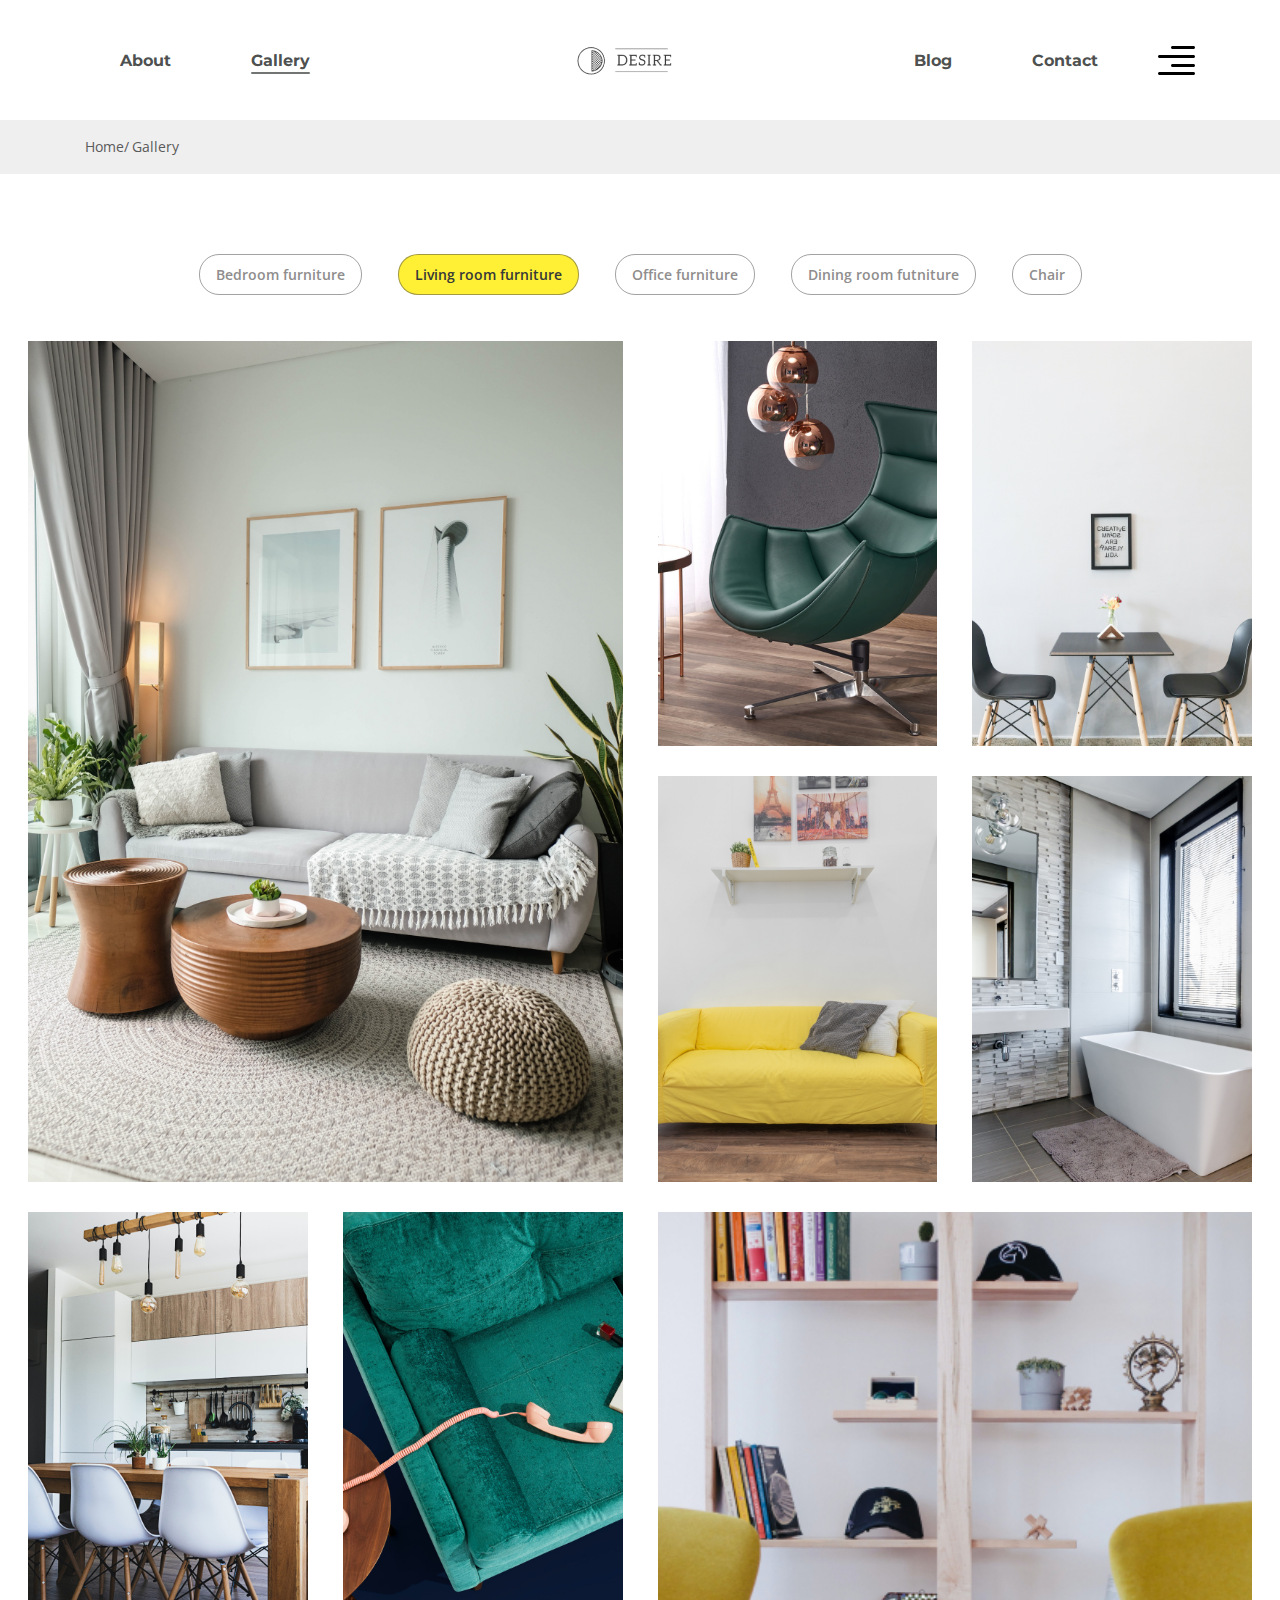
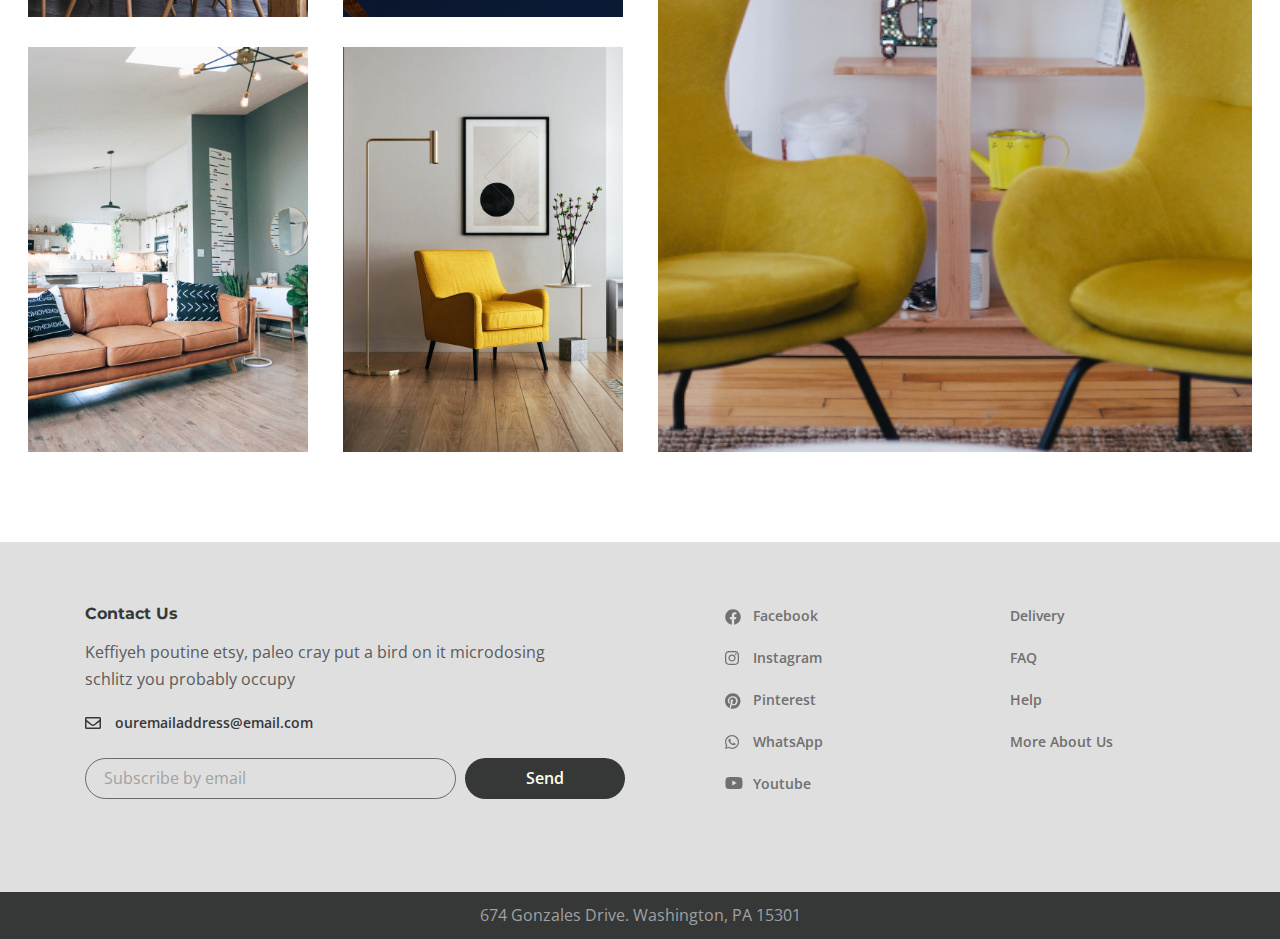
<file: gallery.html>
<!DOCTYPE html>
<html lang="en">
  <head>
    <meta charset="UTF-8" />
    <meta name="viewport" content="width=device-width, initial-scale=1.0" />
    <link rel="preconnect" href="https://fonts.googleapis.com" />
    <link rel="preconnect" href="https://fonts.gstatic.com" crossorigin />
    <link rel="preconnect" href="https://fonts.googleapis.com" />
    <link rel="preconnect" href="https://fonts.gstatic.com" crossorigin />
    <link
      href="https://fonts.googleapis.com/css2?family=Montserrat:wght@700&family=Open+Sans:wght@400;600&display=swap"
      rel="stylesheet"
    />
    <title>Gallery</title>
    <link rel="stylesheet" href="css/style.min.css" />
  </head>

  <body>
    <div class="wrapper">
      <header class="header">
        <div class="container">
          <div class="header__inner">
            <nav class="menu">
              <ul class="menu__list">
                <li class="menu__list-item">
                  <a class="menu__list-link" href="about.html">About</a>
                </li>
                <li class="menu__list-item">
                  <a class="menu__list-link menu__list-link--active" href="#"
                    >Gallery</a
                  >
                </li>
              </ul>
            </nav>
            <a class="logo" href="#">
              <img src="images/logo.png" alt="" />
            </a>
            <nav class="menu">
              <ul class="menu__list">
                <li class="menu__list-item">
                  <a class="menu__list-link" href="blog.html">Blog</a>
                </li>
                <li class="menu__list-item">
                  <a class="menu__list-link" href="contacts.html">Contact</a>
                </li>
              </ul>
            </nav>
            <button class="header__btn-menu">
              <span></span>
              <span></span>
              <span></span>
            </button>
            <button class="header__btn">
              <img class="header__btn-img" src="images/icon_menu.svg" alt="" />
            </button>

            <div class="rightside-menu rightside-menu--close">
              <button class="rightside-menu__close">
                <img src="images/close.svg" alt="" />
              </button>
              <div class="rightside-menu__content">
                <a class="rightside-menu__logo" href="">
                  <img src="images/logo-big.png" alt="" />
                </a>
                <h4 class="rightside-menu__title">Furniture for life</h4>
                <p class="rightside-menu__text">
                  Sustainable hot chicken skateboard, dreamcatcher meggings
                  actually squid. Slow-carb everyday carry +1 art party
                  microdosing, put a bird on it brooklyn
                </p>
                <img
                  class="rigntside-menu__chair"
                  src="images/rightside_menu-chair.jpg"
                  alt=""
                />
              </div>
            </div>
          </div>
        </div>
      </header>

      <main class="main">
        <div class="breadcrumbs">
          <div class="container">
            <ul class="breadcrumbs__list">
              <li class="breadcrumbs__item">
                <a class="breadcrumbs__link" href="index.html">Home</a>
              </li>
              <li class="breadcrumbs__item">
                <a class="breadcrumbs__link" href="">Gallery</a>
              </li>
            </ul>
          </div>
        </div>

        <div class="gallery gallery-page">
          <div class="container-fluid">
            <div class="gallery__buttons">
              <button class="gallery__btn" data-filter=".category-a">
                Bedroom furniture
              </button>
              <button class="gallery__btn" data-filter=".category-b">
                Living room furniture
              </button>
              <button class="gallery__btn" data-filter=".category-c">
                Office furniture
              </button>
              <button class="gallery__btn" data-filter=".category-d">
                Dining room futniture
              </button>
              <button class="gallery__btn" data-filter=".category-e">
                Chair
              </button>
            </div>
            <div class="gallery__inner gallery__inner-page">
              <div class="gallery__items gallery__items-page mix category-a">
                <a class="gallery__item gallery__item-page" href="">
                  <img src="images/gallery/1.jpg" alt="" />
                </a>
                <a class="gallery__item gallery__item-page" href="">
                  <img src="images/gallery/2.jpg" alt="" />
                </a>
                <a class="gallery__item gallery__item-page" href="">
                  <img src="images/gallery/3.jpg" alt="" />
                </a>
                <a class="gallery__item gallery__item-page" href="">
                  <img src="images/gallery/4.jpg" alt="" />
                </a>
                <a class="gallery__item gallery__item-page" href="">
                  <img src="images/gallery/5.jpg" alt="" />
                </a>
                <a class="gallery__item gallery__item-page" href="">
                  <img src="images/gallery/1.jpg" alt="" />
                </a>
                <a class="gallery__item gallery__item-page" href="">
                  <img src="images/gallery/2.jpg" alt="" />
                </a>
                <a class="gallery__item gallery__item-page" href="">
                  <img src="images/gallery/3.jpg" alt="" />
                </a>
                <a class="gallery__item gallery__item-page" href="">
                  <img src="images/gallery/4.jpg" alt="" />
                </a>
                <a class="gallery__item gallery__item-page" href="">
                  <img src="images/gallery/5.jpg" alt="" />
                </a>
              </div>

              <div class="gallery__items gallery__items-page mix category-b">
                <a class="gallery__item gallery__item-page" href="">
                  <img src="images/gallery_page/1.jpg" alt="" />
                </a>
                <a class="gallery__item gallery__item-page" href="">
                  <img src="images/gallery/2.jpg" alt="" />
                </a>
                <a class="gallery__item gallery__item-page" href="">
                  <img src="images/gallery_page/3.jpg" alt="" />
                </a>
                <a class="gallery__item gallery__item-page" href="">
                  <img src="images/gallery_page/4.jpg" alt="" />
                </a>
                <a class="gallery__item gallery__item-page" href="">
                  <img src="images/gallery_page/5.jpg" alt="" />
                </a>
                <a class="gallery__item gallery__item-page" href="">
                  <img src="images/gallery_page/6.jpg" alt="" />
                </a>
                <a class="gallery__item gallery__item-page" href="">
                  <img src="images/gallery_page/7.jpg" alt="" />
                </a>
                <a class="gallery__item gallery__item-page" href="">
                  <img src="images/gallery/3.jpg" alt="" />
                </a>
                <a class="gallery__item gallery__item-page" href="">
                  <img src="images/gallery_page/8.jpg" alt="" />
                </a>
                <a class="gallery__item gallery__item-page" href="">
                  <img src="images/gallery_page/9.jpg" alt="" />
                </a>
              </div>

              <div class="gallery__items gallery__items-page mix category-c">
                <a class="gallery__item gallery__item-page" href="">
                  <img src="images/gallery/1.jpg" alt="" />
                </a>
                <a class="gallery__item gallery__item-page" href="">
                  <img src="images/gallery/2.jpg" alt="" />
                </a>
                <a class="gallery__item gallery__item-page" href="">
                  <img src="images/gallery/3.jpg" alt="" />
                </a>
                <a class="gallery__item gallery__item-page" href="">
                  <img src="images/gallery/4.jpg" alt="" />
                </a>
                <a class="gallery__item gallery__item-page" href="">
                  <img src="images/gallery/5.jpg" alt="" />
                </a>
                <a class="gallery__item gallery__item-page" href="">
                  <img src="images/gallery/1.jpg" alt="" />
                </a>
                <a class="gallery__item gallery__item-page" href="">
                  <img src="images/gallery/2.jpg" alt="" />
                </a>
                <a class="gallery__item gallery__item-page" href="">
                  <img src="images/gallery/3.jpg" alt="" />
                </a>
                <a class="gallery__item gallery__item-page" href="">
                  <img src="images/gallery/4.jpg" alt="" />
                </a>
                <a class="gallery__item gallery__item-page" href="">
                  <img src="images/gallery/5.jpg" alt="" />
                </a>
              </div>

              <div class="gallery__items gallery__items-page mix category-d">
                <a class="gallery__item gallery__item-page" href="">
                  <img src="images/gallery_page/1.jpg" alt="" />
                </a>
                <a class="gallery__item gallery__item-page" href="">
                  <img src="images/gallery/2.jpg" alt="" />
                </a>
                <a class="gallery__item gallery__item-page" href="">
                  <img src="images/gallery_page/3.jpg" alt="" />
                </a>
                <a class="gallery__item gallery__item-page" href="">
                  <img src="images/gallery_page/4.jpg" alt="" />
                </a>
                <a class="gallery__item gallery__item-page" href="">
                  <img src="images/gallery_page/5.jpg" alt="" />
                </a>
                <a class="gallery__item gallery__item-page" href="">
                  <img src="images/gallery_page/6.jpg" alt="" />
                </a>
                <a class="gallery__item gallery__item-page" href="">
                  <img src="images/gallery_page/7.jpg" alt="" />
                </a>
                <a class="gallery__item gallery__item-page" href="">
                  <img src="images/gallery/3.jpg" alt="" />
                </a>
                <a class="gallery__item gallery__item-page" href="">
                  <img src="images/gallery_page/8.jpg" alt="" />
                </a>
                <a class="gallery__item gallery__item-page" href="">
                  <img src="images/gallery_page/9.jpg" alt="" />
                </a>
              </div>

              <div class="gallery__items gallery__items-page mix category-e">
                <a class="gallery__item gallery__item-page" href="">
                  <img src="images/gallery/1.jpg" alt="" />
                </a>
                <a class="gallery__item gallery__item-page" href="">
                  <img src="images/gallery/2.jpg" alt="" />
                </a>
                <a class="gallery__item gallery__item-page" href="">
                  <img src="images/gallery/3.jpg" alt="" />
                </a>
                <a class="gallery__item gallery__item-page" href="">
                  <img src="images/gallery/4.jpg" alt="" />
                </a>
                <a class="gallery__item gallery__item-page" href="">
                  <img src="images/gallery/5.jpg" alt="" />
                </a>
                <a class="gallery__item gallery__item-page" href="">
                  <img src="images/gallery/1.jpg" alt="" />
                </a>
                <a class="gallery__item gallery__item-page" href="">
                  <img src="images/gallery/2.jpg" alt="" />
                </a>
                <a class="gallery__item gallery__item-page" href="">
                  <img src="images/gallery/3.jpg" alt="" />
                </a>
                <a class="gallery__item gallery__item-page" href="">
                  <img src="images/gallery/4.jpg" alt="" />
                </a>
                <a class="gallery__item gallery__item-page" href="">
                  <img src="images/gallery/5.jpg" alt="" />
                </a>
              </div>
            </div>
          </div>
        </div>
      </main>

      <footer class="footer">
        <div class="footer__content">
          <div class="container">
            <div class="footer__inner">
              <div class="footer__info">
                <h6 class="footer__info-title">Contact Us</h6>
                <div class="footer__info-text">
                  Keffiyeh poutine etsy, paleo cray put a bird on it microdosing
                  schlitz you probably occupy
                </div>
                <a
                  class="footer__info-email"
                  href="mailto:ouremailaddress@email.com"
                >
                  ouremailaddress@email.com
                </a>
                <form class="footer__form">
                  <input
                    class="footer__form-input"
                    type="email"
                    placeholder="Subscribe by email"
                  />
                  <button class="footer__form-btn" type="submit">Send</button>
                </form>
              </div>
              <ul class="footer__social-list">
                <li class="footer__social-item">
                  <a
                    class="footer__social-link footer__social-link--facebook"
                    href="#"
                    >Facebook</a
                  >
                </li>
                <li class="footer__social-item">
                  <a
                    class="footer__social-link footer__social-link--Instagram"
                    href="#"
                    >Instagram</a
                  >
                </li>
                <li class="footer__social-item">
                  <a
                    class="footer__social-link footer__social-link--Pinterest"
                    href="#"
                    >Pinterest</a
                  >
                </li>
                <li class="footer__social-item">
                  <a
                    class="footer__social-link footer__social-link--WhatsApp"
                    href="#"
                    >WhatsApp</a
                  >
                </li>
                <li class="footer__social-item">
                  <a
                    class="footer__social-link footer__social-link--Youtube"
                    href="#"
                    >Youtube</a
                  >
                </li>
              </ul>
              <nav class="footer__menu">
                <ul class="footer__menu-list">
                  <li class="footer__menu-item">
                    <a href="" class="footer__menu-link">Delivery</a>
                  </li>
                  <li class="footer__menu-item">
                    <a href="" class="footer__menu-link">FAQ</a>
                  </li>
                  <li class="footer__menu-item">
                    <a href="" class="footer__menu-link">Help</a>
                  </li>
                  <li class="footer__menu-item">
                    <a href="" class="footer__menu-link">More About Us</a>
                  </li>
                </ul>
              </nav>
            </div>
          </div>
        </div>
        <div class="footer__copyright">
          674 Gonzales Drive. Washington, PA 15301
        </div>
      </footer>
    </div>

    <script src="js/main.min.js"></script>
  </body>
</html>
</file>
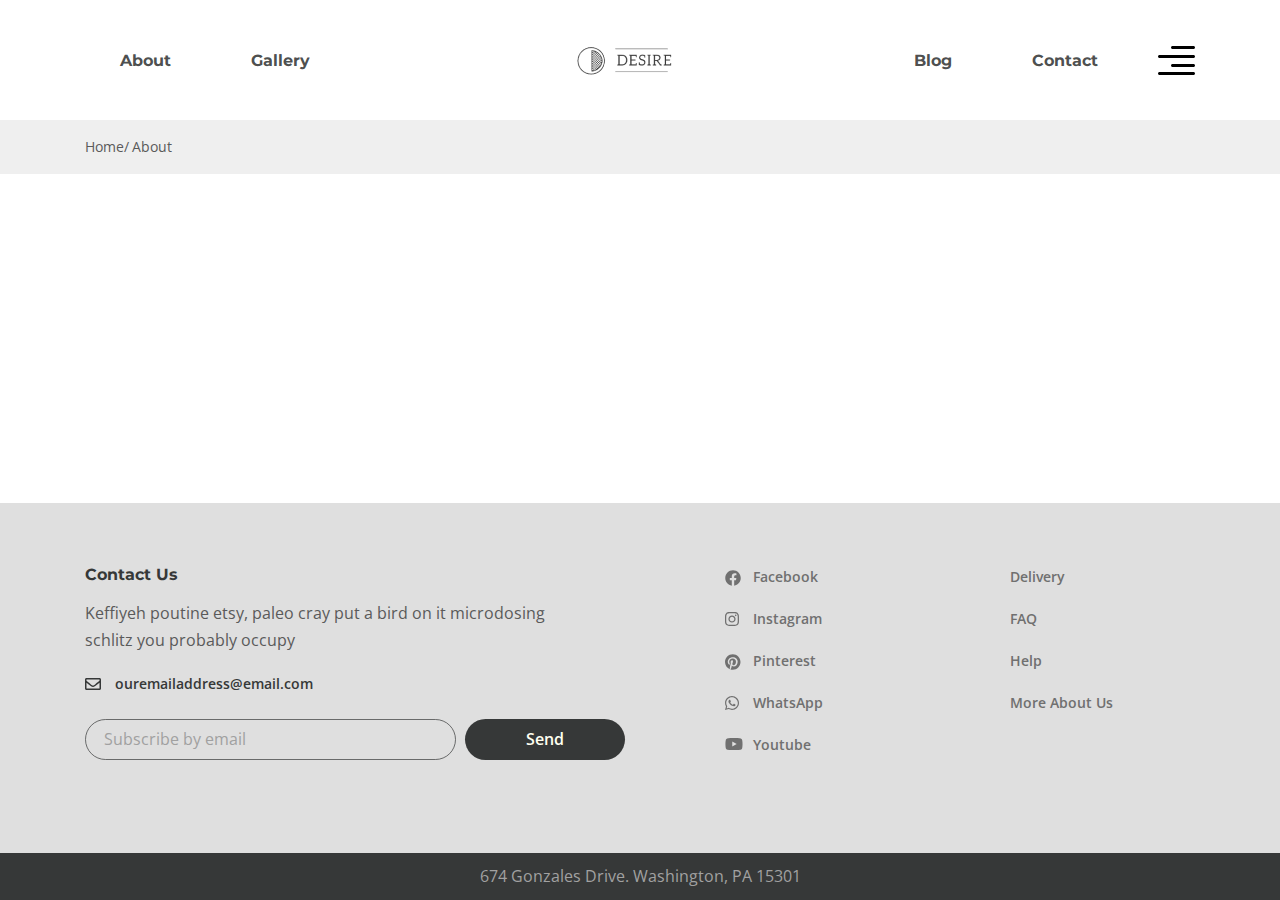
<file: page.html>
<!DOCTYPE html>
<html lang="en">
  <head>
    <meta charset="UTF-8" />
    <meta name="viewport" content="width=device-width, initial-scale=1.0" />
    <link rel="preconnect" href="https://fonts.googleapis.com" />
    <link rel="preconnect" href="https://fonts.gstatic.com" crossorigin />
    <link rel="preconnect" href="https://fonts.googleapis.com" />
    <link rel="preconnect" href="https://fonts.gstatic.com" crossorigin />
    <link
      href="https://fonts.googleapis.com/css2?family=Montserrat:wght@700&family=Open+Sans:wght@400;600&display=swap"
      rel="stylesheet"
    />
    <title>Document</title>
    <link rel="stylesheet" href="css/style.min.css" />
  </head>

  <body>
    <div class="wrapper">
      <header class="header">
        <div class="container">
          <div class="header__inner">
            <nav class="menu">
              <ul class="menu__list">
                <li class="menu__list-item">
                  <a class="menu__list-link" href="#">About</a>
                </li>
                <li class="menu__list-item">
                  <a class="menu__list-link" href="#">Gallery</a>
                </li>
              </ul>
            </nav>
            <a class="logo" href="#">
              <img src="images/logo.png" alt="" />
            </a>
            <nav class="menu">
              <ul class="menu__list">
                <li class="menu__list-item">
                  <a class="menu__list-link" href="#">Blog</a>
                </li>
                <li class="menu__list-item">
                  <a class="menu__list-link" href="#">Contact</a>
                </li>
              </ul>
            </nav>
            <button class="header__btn-menu">
              <span></span>
              <span></span>
              <span></span>
            </button>
            <button class="header__btn">
              <img class="header__btn-img" src="images/icon_menu.svg" alt="" />
            </button>

            <div class="rightside-menu rightside-menu--close">
              <button class="rightside-menu__close">
                <img src="images/close.svg" alt="" />
              </button>
              <div class="rightside-menu__content">
                <a class="rightside-menu__logo" href="">
                  <img src="images/logo-big.png" alt="" />
                </a>
                <h4 class="rightside-menu__title">Furniture for life</h4>
                <p class="rightside-menu__text">
                  Sustainable hot chicken skateboard, dreamcatcher meggings
                  actually squid. Slow-carb everyday carry +1 art party
                  microdosing, put a bird on it brooklyn
                </p>
                <img
                  class="rigntside-menu__chair"
                  src="images/rightside_menu-chair.jpg"
                  alt=""
                />
              </div>
            </div>
          </div>
        </div>
      </header>

      <main class="main">
        <div class="breadcrumbs">
          <div class="container">
            <ul class="breadcrumbs__list">
              <li class="breadcrumbs__item">
                <a class="breadcrumbs__link" href="">Home</a>
              </li>
              <li class="breadcrumbs__item">
                <a class="breadcrumbs__link" href="">About</a>
              </li>
            </ul>
          </div>
        </div>
      </main>

      <footer class="footer">
        <div class="footer__content">
          <div class="container">
            <div class="footer__inner">
              <div class="footer__info">
                <h6 class="footer__info-title">Contact Us</h6>
                <div class="footer__info-text">
                  Keffiyeh poutine etsy, paleo cray put a bird on it microdosing
                  schlitz you probably occupy
                </div>
                <a
                  class="footer__info-email"
                  href="mailto:ouremailaddress@email.com"
                >
                  ouremailaddress@email.com
                </a>
                <form class="footer__form">
                  <input
                    class="footer__form-input"
                    type="email"
                    placeholder="Subscribe by email"
                  />
                  <button class="footer__form-btn" type="submit">Send</button>
                </form>
              </div>
              <ul class="footer__social-list">
                <li class="footer__social-item">
                  <a
                    class="footer__social-link footer__social-link--facebook"
                    href="#"
                    >Facebook</a
                  >
                </li>
                <li class="footer__social-item">
                  <a
                    class="footer__social-link footer__social-link--Instagram"
                    href="#"
                    >Instagram</a
                  >
                </li>
                <li class="footer__social-item">
                  <a
                    class="footer__social-link footer__social-link--Pinterest"
                    href="#"
                    >Pinterest</a
                  >
                </li>
                <li class="footer__social-item">
                  <a
                    class="footer__social-link footer__social-link--WhatsApp"
                    href="#"
                    >WhatsApp</a
                  >
                </li>
                <li class="footer__social-item">
                  <a
                    class="footer__social-link footer__social-link--Youtube"
                    href="#"
                    >Youtube</a
                  >
                </li>
              </ul>
              <nav class="footer__menu">
                <ul class="footer__menu-list">
                  <li class="footer__menu-item">
                    <a href="" class="footer__menu-link">Delivery</a>
                  </li>
                  <li class="footer__menu-item">
                    <a href="" class="footer__menu-link">FAQ</a>
                  </li>
                  <li class="footer__menu-item">
                    <a href="" class="footer__menu-link">Help</a>
                  </li>
                  <li class="footer__menu-item">
                    <a href="" class="footer__menu-link">More About Us</a>
                  </li>
                </ul>
              </nav>
            </div>
          </div>
        </div>
        <div class="footer__copyright">
          674 Gonzales Drive. Washington, PA 15301
        </div>
      </footer>
    </div>

    <script src="js/main.min.js"></script>
  </body>
</html>
</file>
<file: css/style.min.css>
.blog-one__form-title,.blog-one__comments-name,.blog-one__comments-title,.blog-one__item-tags-title,.blog__blockquote-autor,.blog__item-title,.contact-slider__title,.contact__title,.inspiration__item,.inspiration__title,.about__title,.about__prev-title,.blog-box__text-link,.blog-box__title,.works-path__item-title,.works-path__title,.decor__title,.collection__info-title,.new-collection__title,.top__slider-title,.footer__info-title,.rightside-menu__title,.menu__list-link,.aside h6{font-weight:700;font-family:"Montserrat",sans-serif}html{-webkit-box-sizing:border-box;box-sizing:border-box}*,*::after,*::before{-webkit-box-sizing:inherit;box-sizing:inherit}ul[class],ol[class]{padding:0}body,h1,h2,h3,h4,h5,h6,p,ul,ol,li,figure,figcaption,blockquote,dl,dd{margin:0;font-size:inherit}ul[class]{list-style:none}img{max-width:100%;display:block}input,button,textarea,select{font:inherit}a{text-decoration:none}.slick-slider{position:relative;display:block;-webkit-box-sizing:border-box;box-sizing:border-box;-webkit-touch-callout:none;-webkit-user-select:none;-moz-user-select:none;-ms-user-select:none;user-select:none;-ms-touch-action:pan-y;touch-action:pan-y;-webkit-tap-highlight-color:transparent}.slick-list{position:relative;overflow:hidden;display:block;margin:0;padding:0}.slick-list:focus{outline:none}.slick-list.dragging{cursor:pointer;cursor:hand}.slick-slider .slick-track,.slick-slider .slick-list{-webkit-transform:translate3d(0, 0, 0);-ms-transform:translate3d(0, 0, 0);transform:translate3d(0, 0, 0)}.slick-track{position:relative;left:0;top:0;display:block;margin-left:auto;margin-right:auto}.slick-track:before,.slick-track:after{content:"";display:table}.slick-track:after{clear:both}.slick-loading .slick-track{visibility:hidden}.slick-slide{float:left;height:100%;min-height:1px;display:none}[dir=rtl] .slick-slide{float:right}.slick-slide img{display:block}.slick-slide.slick-loading img{display:none}.slick-slide.dragging img{pointer-events:none}.slick-initialized .slick-slide{display:block}.slick-loading .slick-slide{visibility:hidden}.slick-vertical .slick-slide{display:block;height:auto;border:1px solid transparent}.slick-arrow.slick-hidden{display:none}body.compensate-for-scrollbar{overflow:hidden}.fancybox-active{height:auto}.fancybox-is-hidden{left:-9999px;margin:0;position:absolute !important;top:-9999px;visibility:hidden}.fancybox-container{-webkit-backface-visibility:hidden;height:100%;left:0;outline:none;position:fixed;-webkit-tap-highlight-color:transparent;top:0;-ms-touch-action:manipulation;touch-action:manipulation;-webkit-transform:translateZ(0);transform:translateZ(0);width:100%;z-index:99992}.fancybox-container *{-webkit-box-sizing:border-box;box-sizing:border-box}.fancybox-outer,.fancybox-inner,.fancybox-bg,.fancybox-stage{bottom:0;left:0;position:absolute;right:0;top:0}.fancybox-outer{-webkit-overflow-scrolling:touch;overflow-y:auto}.fancybox-bg{background:rgb(30, 30, 30);opacity:0;-webkit-transition-duration:inherit;-o-transition-duration:inherit;transition-duration:inherit;-webkit-transition-property:opacity;-o-transition-property:opacity;transition-property:opacity;-webkit-transition-timing-function:cubic-bezier(0.47, 0, 0.74, 0.71);-o-transition-timing-function:cubic-bezier(0.47, 0, 0.74, 0.71);transition-timing-function:cubic-bezier(0.47, 0, 0.74, 0.71)}.fancybox-is-open .fancybox-bg{opacity:.9;-webkit-transition-timing-function:cubic-bezier(0.22, 0.61, 0.36, 1);-o-transition-timing-function:cubic-bezier(0.22, 0.61, 0.36, 1);transition-timing-function:cubic-bezier(0.22, 0.61, 0.36, 1)}.fancybox-infobar,.fancybox-toolbar,.fancybox-caption,.fancybox-navigation .fancybox-button{direction:ltr;opacity:0;position:absolute;-webkit-transition:opacity .25s ease,visibility 0s ease .25s;-o-transition:opacity .25s ease,visibility 0s ease .25s;transition:opacity .25s ease,visibility 0s ease .25s;visibility:hidden;z-index:99997}.fancybox-show-infobar .fancybox-infobar,.fancybox-show-toolbar .fancybox-toolbar,.fancybox-show-caption .fancybox-caption,.fancybox-show-nav .fancybox-navigation .fancybox-button{opacity:1;-webkit-transition:opacity .25s ease 0s,visibility 0s ease 0s;-o-transition:opacity .25s ease 0s,visibility 0s ease 0s;transition:opacity .25s ease 0s,visibility 0s ease 0s;visibility:visible}.fancybox-infobar{color:#ccc;font-size:13px;-webkit-font-smoothing:subpixel-antialiased;height:44px;left:0;line-height:44px;min-width:44px;mix-blend-mode:difference;padding:0 10px;pointer-events:none;top:0;-webkit-touch-callout:none;-webkit-user-select:none;-moz-user-select:none;-ms-user-select:none;user-select:none}.fancybox-toolbar{right:0;top:0}.fancybox-stage{direction:ltr;overflow:visible;-webkit-transform:translateZ(0);transform:translateZ(0);z-index:99994}.fancybox-is-open .fancybox-stage{overflow:hidden}.fancybox-slide{-webkit-backface-visibility:hidden;display:none;height:100%;left:0;outline:none;overflow:auto;-webkit-overflow-scrolling:touch;padding:44px;position:absolute;text-align:center;top:0;-webkit-transition-property:opacity,-webkit-transform;transition-property:opacity,-webkit-transform;-o-transition-property:transform,opacity;transition-property:transform,opacity;transition-property:transform,opacity,-webkit-transform;white-space:normal;width:100%;z-index:99994}.fancybox-slide::before{content:"";display:inline-block;font-size:0;height:100%;vertical-align:middle;width:0}.fancybox-is-sliding .fancybox-slide,.fancybox-slide--previous,.fancybox-slide--current,.fancybox-slide--next{display:block}.fancybox-slide--image{overflow:hidden;padding:44px 0}.fancybox-slide--image::before{display:none}.fancybox-slide--html{padding:6px}.fancybox-content{background:#fff;display:inline-block;margin:0;max-width:100%;overflow:auto;-webkit-overflow-scrolling:touch;padding:44px;position:relative;text-align:left;vertical-align:middle}.fancybox-slide--image .fancybox-content{-webkit-animation-timing-function:cubic-bezier(0.5, 0, 0.14, 1);animation-timing-function:cubic-bezier(0.5, 0, 0.14, 1);-webkit-backface-visibility:hidden;background:transparent;background-repeat:no-repeat;background-size:100% 100%;left:0;max-width:none;overflow:visible;padding:0;position:absolute;top:0;-ms-transform-origin:top left;-webkit-transform-origin:top left;transform-origin:top left;-webkit-transition-property:opacity,-webkit-transform;transition-property:opacity,-webkit-transform;-o-transition-property:transform,opacity;transition-property:transform,opacity;transition-property:transform,opacity,-webkit-transform;-webkit-user-select:none;-moz-user-select:none;-ms-user-select:none;user-select:none;z-index:99995}.fancybox-can-zoomOut .fancybox-content{cursor:-webkit-zoom-out;cursor:zoom-out}.fancybox-can-zoomIn .fancybox-content{cursor:-webkit-zoom-in;cursor:zoom-in}.fancybox-can-swipe .fancybox-content,.fancybox-can-pan .fancybox-content{cursor:-webkit-grab;cursor:grab}.fancybox-is-grabbing .fancybox-content{cursor:-webkit-grabbing;cursor:grabbing}.fancybox-container [data-selectable=true]{cursor:text}.fancybox-image,.fancybox-spaceball{background:transparent;border:0;height:100%;left:0;margin:0;max-height:none;max-width:none;padding:0;position:absolute;top:0;-webkit-user-select:none;-moz-user-select:none;-ms-user-select:none;user-select:none;width:100%}.fancybox-spaceball{z-index:1}.fancybox-slide--video .fancybox-content,.fancybox-slide--map .fancybox-content,.fancybox-slide--pdf .fancybox-content,.fancybox-slide--iframe .fancybox-content{height:100%;overflow:visible;padding:0;width:100%}.fancybox-slide--video .fancybox-content{background:#000}.fancybox-slide--map .fancybox-content{background:#e5e3df}.fancybox-slide--iframe .fancybox-content{background:#fff}.fancybox-video,.fancybox-iframe{background:transparent;border:0;display:block;height:100%;margin:0;overflow:hidden;padding:0;width:100%}.fancybox-iframe{left:0;position:absolute;top:0}.fancybox-error{background:#fff;cursor:default;max-width:400px;padding:40px;width:100%}.fancybox-error p{color:#444;font-size:16px;line-height:20px;margin:0;padding:0}.fancybox-button{background:rgba(30, 30, 30, 0.6);border:0;border-radius:0;-webkit-box-shadow:none;box-shadow:none;cursor:pointer;display:inline-block;height:44px;margin:0;padding:10px;position:relative;-webkit-transition:color .2s;-o-transition:color .2s;transition:color .2s;vertical-align:top;visibility:inherit;width:44px}.fancybox-button,.fancybox-button:visited,.fancybox-button:link{color:#ccc}.fancybox-button:hover{color:#fff}.fancybox-button:focus{outline:none}.fancybox-button.fancybox-focus{outline:1px dotted}.fancybox-button[disabled],.fancybox-button[disabled]:hover{color:#888;cursor:default;outline:none}.fancybox-button div{height:100%}.fancybox-button svg{display:block;height:100%;overflow:visible;position:relative;width:100%}.fancybox-button svg path{fill:currentColor;stroke-width:0}.fancybox-button--play svg:nth-child(2),.fancybox-button--fsenter svg:nth-child(2){display:none}.fancybox-button--pause svg:nth-child(1),.fancybox-button--fsexit svg:nth-child(1){display:none}.fancybox-progress{background:#ff5268;height:2px;left:0;position:absolute;right:0;top:0;-ms-transform:scaleX(0);-webkit-transform:scaleX(0);transform:scaleX(0);-ms-transform-origin:0;-webkit-transform-origin:0;transform-origin:0;-webkit-transition-property:-webkit-transform;transition-property:-webkit-transform;-o-transition-property:transform;transition-property:transform;transition-property:transform, -webkit-transform;-webkit-transition-timing-function:linear;-o-transition-timing-function:linear;transition-timing-function:linear;z-index:99998}.fancybox-close-small{background:transparent;border:0;border-radius:0;color:#ccc;cursor:pointer;opacity:.8;padding:8px;position:absolute;right:-12px;top:-44px;z-index:401}.fancybox-close-small:hover{color:#fff;opacity:1}.fancybox-slide--html .fancybox-close-small{color:currentColor;padding:10px;right:0;top:0}.fancybox-slide--image.fancybox-is-scaling .fancybox-content{overflow:hidden}.fancybox-is-scaling .fancybox-close-small,.fancybox-is-zoomable.fancybox-can-pan .fancybox-close-small{display:none}.fancybox-navigation .fancybox-button{background-clip:content-box;height:100px;opacity:0;position:absolute;top:calc(50% - 50px);width:70px}.fancybox-navigation .fancybox-button div{padding:7px}.fancybox-navigation .fancybox-button--arrow_left{left:0;left:env(safe-area-inset-left);padding:31px 26px 31px 6px}.fancybox-navigation .fancybox-button--arrow_right{padding:31px 6px 31px 26px;right:0;right:env(safe-area-inset-right)}.fancybox-caption{background:-webkit-gradient(linear, left bottom, left top, from(rgba(0, 0, 0, 0.85)), color-stop(50%, rgba(0, 0, 0, 0.3)), color-stop(65%, rgba(0, 0, 0, 0.15)), color-stop(75.5%, rgba(0, 0, 0, 0.075)), color-stop(82.85%, rgba(0, 0, 0, 0.037)), color-stop(88%, rgba(0, 0, 0, 0.019)), to(rgba(0, 0, 0, 0)));background:-o-linear-gradient(bottom, rgba(0, 0, 0, 0.85) 0%, rgba(0, 0, 0, 0.3) 50%, rgba(0, 0, 0, 0.15) 65%, rgba(0, 0, 0, 0.075) 75.5%, rgba(0, 0, 0, 0.037) 82.85%, rgba(0, 0, 0, 0.019) 88%, rgba(0, 0, 0, 0) 100%);background:linear-gradient(to top, rgba(0, 0, 0, 0.85) 0%, rgba(0, 0, 0, 0.3) 50%, rgba(0, 0, 0, 0.15) 65%, rgba(0, 0, 0, 0.075) 75.5%, rgba(0, 0, 0, 0.037) 82.85%, rgba(0, 0, 0, 0.019) 88%, rgba(0, 0, 0, 0) 100%);bottom:0;color:#eee;font-size:14px;font-weight:400;left:0;line-height:1.5;padding:75px 44px 25px 44px;pointer-events:none;right:0;text-align:center;z-index:99996}@supports(padding: 0px){.fancybox-caption{padding:75px max(44px,env(safe-area-inset-right)) max(25px,env(safe-area-inset-bottom)) max(44px,env(safe-area-inset-left))}}.fancybox-caption--separate{margin-top:-50px}.fancybox-caption__body{max-height:50vh;overflow:auto;pointer-events:all}.fancybox-caption a,.fancybox-caption a:link,.fancybox-caption a:visited{color:#ccc;text-decoration:none}.fancybox-caption a:hover{color:#fff;text-decoration:underline}.fancybox-loading{-webkit-animation:fancybox-rotate 1s linear infinite;animation:fancybox-rotate 1s linear infinite;background:transparent;border:4px solid #888;border-bottom-color:#fff;border-radius:50%;height:50px;left:50%;margin:-25px 0 0 -25px;opacity:.7;padding:0;position:absolute;top:50%;width:50px;z-index:99999}@-webkit-keyframes fancybox-rotate{100%{-webkit-transform:rotate(360deg);transform:rotate(360deg)}}@keyframes fancybox-rotate{100%{-webkit-transform:rotate(360deg);transform:rotate(360deg)}}.fancybox-animated{-webkit-transition-timing-function:cubic-bezier(0, 0, 0.25, 1);-o-transition-timing-function:cubic-bezier(0, 0, 0.25, 1);transition-timing-function:cubic-bezier(0, 0, 0.25, 1)}.fancybox-fx-slide.fancybox-slide--previous{opacity:0;-webkit-transform:translate3d(-100%, 0, 0);transform:translate3d(-100%, 0, 0)}.fancybox-fx-slide.fancybox-slide--next{opacity:0;-webkit-transform:translate3d(100%, 0, 0);transform:translate3d(100%, 0, 0)}.fancybox-fx-slide.fancybox-slide--current{opacity:1;-webkit-transform:translate3d(0, 0, 0);transform:translate3d(0, 0, 0)}.fancybox-fx-fade.fancybox-slide--previous,.fancybox-fx-fade.fancybox-slide--next{opacity:0;-webkit-transition-timing-function:cubic-bezier(0.19, 1, 0.22, 1);-o-transition-timing-function:cubic-bezier(0.19, 1, 0.22, 1);transition-timing-function:cubic-bezier(0.19, 1, 0.22, 1)}.fancybox-fx-fade.fancybox-slide--current{opacity:1}.fancybox-fx-zoom-in-out.fancybox-slide--previous{opacity:0;-webkit-transform:scale3d(1.5, 1.5, 1.5);transform:scale3d(1.5, 1.5, 1.5)}.fancybox-fx-zoom-in-out.fancybox-slide--next{opacity:0;-webkit-transform:scale3d(0.5, 0.5, 0.5);transform:scale3d(0.5, 0.5, 0.5)}.fancybox-fx-zoom-in-out.fancybox-slide--current{opacity:1;-webkit-transform:scale3d(1, 1, 1);transform:scale3d(1, 1, 1)}.fancybox-fx-rotate.fancybox-slide--previous{opacity:0;-ms-transform:rotate(-360deg);-webkit-transform:rotate(-360deg);transform:rotate(-360deg)}.fancybox-fx-rotate.fancybox-slide--next{opacity:0;-ms-transform:rotate(360deg);-webkit-transform:rotate(360deg);transform:rotate(360deg)}.fancybox-fx-rotate.fancybox-slide--current{opacity:1;-ms-transform:rotate(0deg);-webkit-transform:rotate(0deg);transform:rotate(0deg)}.fancybox-fx-circular.fancybox-slide--previous{opacity:0;-webkit-transform:scale3d(0, 0, 0) translate3d(-100%, 0, 0);transform:scale3d(0, 0, 0) translate3d(-100%, 0, 0)}.fancybox-fx-circular.fancybox-slide--next{opacity:0;-webkit-transform:scale3d(0, 0, 0) translate3d(100%, 0, 0);transform:scale3d(0, 0, 0) translate3d(100%, 0, 0)}.fancybox-fx-circular.fancybox-slide--current{opacity:1;-webkit-transform:scale3d(1, 1, 1) translate3d(0, 0, 0);transform:scale3d(1, 1, 1) translate3d(0, 0, 0)}.fancybox-fx-tube.fancybox-slide--previous{-webkit-transform:translate3d(-100%, 0, 0) scale(0.1) skew(-10deg);transform:translate3d(-100%, 0, 0) scale(0.1) skew(-10deg)}.fancybox-fx-tube.fancybox-slide--next{-webkit-transform:translate3d(100%, 0, 0) scale(0.1) skew(10deg);transform:translate3d(100%, 0, 0) scale(0.1) skew(10deg)}.fancybox-fx-tube.fancybox-slide--current{-webkit-transform:translate3d(0, 0, 0) scale(1);transform:translate3d(0, 0, 0) scale(1)}@media all and (max-height: 576px){.fancybox-slide{padding-left:6px;padding-right:6px}.fancybox-slide--image{padding:6px 0}.fancybox-close-small{right:-6px}.fancybox-slide--image .fancybox-close-small{background:#4e4e4e;color:#f2f4f6;height:36px;opacity:1;padding:6px;right:0;top:0;width:36px}.fancybox-caption{padding-left:12px;padding-right:12px}@supports(padding: 0px){.fancybox-caption{padding-left:max(12px,env(safe-area-inset-left));padding-right:max(12px,env(safe-area-inset-right))}}}.fancybox-share{background:#f4f4f4;border-radius:3px;max-width:90%;padding:30px;text-align:center}.fancybox-share h1{color:#222;font-size:35px;font-weight:700;margin:0 0 20px 0}.fancybox-share p{margin:0;padding:0}.fancybox-share__button{border:0;border-radius:3px;display:inline-block;font-size:14px;font-weight:700;line-height:40px;margin:0 5px 10px 5px;min-width:130px;padding:0 15px;text-decoration:none;-webkit-transition:all .2s;-o-transition:all .2s;transition:all .2s;-webkit-user-select:none;-moz-user-select:none;-ms-user-select:none;user-select:none;white-space:nowrap}.fancybox-share__button:visited,.fancybox-share__button:link{color:#fff}.fancybox-share__button:hover{text-decoration:none}.fancybox-share__button--fb{background:#3b5998}.fancybox-share__button--fb:hover{background:#344e86}.fancybox-share__button--pt{background:#bd081d}.fancybox-share__button--pt:hover{background:#aa0719}.fancybox-share__button--tw{background:#1da1f2}.fancybox-share__button--tw:hover{background:#0d95e8}.fancybox-share__button svg{height:25px;margin-right:7px;position:relative;top:-1px;vertical-align:middle;width:25px}.fancybox-share__button svg path{fill:#fff}.fancybox-share__input{background:transparent;border:0;border-bottom:1px solid #d7d7d7;border-radius:0;color:#5d5b5b;font-size:14px;margin:10px 0 0 0;outline:none;padding:10px 15px;width:100%}.fancybox-thumbs{background:#ddd;bottom:0;display:none;margin:0;-webkit-overflow-scrolling:touch;-ms-overflow-style:-ms-autohiding-scrollbar;padding:2px 2px 4px 2px;position:absolute;right:0;-webkit-tap-highlight-color:rgba(0, 0, 0, 0);top:0;width:212px;z-index:99995}.fancybox-thumbs-x{overflow-x:auto;overflow-y:hidden}.fancybox-show-thumbs .fancybox-thumbs{display:block}.fancybox-show-thumbs .fancybox-inner{right:212px}.fancybox-thumbs__list{font-size:0;height:100%;list-style:none;margin:0;overflow-x:hidden;overflow-y:auto;padding:0;position:absolute;position:relative;white-space:nowrap;width:100%}.fancybox-thumbs-x .fancybox-thumbs__list{overflow:hidden}.fancybox-thumbs-y .fancybox-thumbs__list::-webkit-scrollbar{width:7px}.fancybox-thumbs-y .fancybox-thumbs__list::-webkit-scrollbar-track{background:#fff;border-radius:10px;-webkit-box-shadow:inset 0 0 6px rgba(0, 0, 0, 0.3);box-shadow:inset 0 0 6px rgba(0, 0, 0, 0.3)}.fancybox-thumbs-y .fancybox-thumbs__list::-webkit-scrollbar-thumb{background:#2a2a2a;border-radius:10px}.fancybox-thumbs__list a{-webkit-backface-visibility:hidden;backface-visibility:hidden;background-color:rgba(0, 0, 0, 0.1);background-position:center center;background-repeat:no-repeat;background-size:cover;cursor:pointer;float:left;height:75px;margin:2px;max-height:calc(100% - 8px);max-width:calc(50% - 4px);outline:none;overflow:hidden;padding:0;position:relative;-webkit-tap-highlight-color:transparent;width:100px}.fancybox-thumbs__list a::before{border:6px solid #ff5268;bottom:0;content:"";left:0;opacity:0;position:absolute;right:0;top:0;-webkit-transition:all .2s cubic-bezier(0.25, 0.46, 0.45, 0.94);-o-transition:all .2s cubic-bezier(0.25, 0.46, 0.45, 0.94);transition:all .2s cubic-bezier(0.25, 0.46, 0.45, 0.94);z-index:99991}.fancybox-thumbs__list a:focus::before{opacity:.5}.fancybox-thumbs__list a.fancybox-thumbs-active::before{opacity:1}@media all and (max-width: 576px){.fancybox-thumbs{width:110px}.fancybox-show-thumbs .fancybox-inner{right:110px}.fancybox-thumbs__list a{max-width:calc(100% - 10px)}}html,body{height:100%;width:100%}body{font-size:16px;line-height:27px;font-weight:400;font-family:"Open Sans",sans-serif;color:#5a5a5a;max-width:100%;overflow-x:hidden;min-width:300px}.wrapper{display:-webkit-box;display:-ms-flexbox;display:flex;-webkit-box-orient:vertical;-webkit-box-direction:normal;-ms-flex-direction:column;flex-direction:column;min-height:100%;width:100%;overflow-x:hidden}.main{-webkit-box-flex:1;-ms-flex:1 0 auto;flex:1 0 auto;width:100%}.footer{-webkit-box-flex:0;-ms-flex:0 0 auto;flex:0 0 auto}.container{max-width:1140px;margin:0 auto;padding:0 15px}.container-fluid{max-width:1920px;margin:0 auto;padding:0 28px}.slick-dots{display:-webkit-box;display:-ms-flexbox;display:flex;-webkit-box-pack:center;-ms-flex-pack:center;justify-content:center;-webkit-box-align:center;-ms-flex-align:center;align-items:center}.slick-dots li{width:8px;height:8px;margin:0 15px}.slick-dots li.slick-active button{background-color:#ffef35}.slick-dots button{background-color:#363838;border:none;width:8px;height:8px;padding:0;font-size:0;border-radius:50%;cursor:pointer}.slick-arrow{border:none;background-color:transparent;cursor:pointer;position:absolute;top:calc(50% - 8px);z-index:100}.slick-next{right:0}.info-email{display:inline-block;font-weight:600;color:#363838;font-size:14px;margin-bottom:22px;padding-left:30px;position:relative}.info-email::before{content:"";background:url("../images/envelope.svg") no-repeat;left:0;top:8.3px;width:16px;height:12px;position:absolute}.aside{width:350px;margin-left:30px}.aside h6{color:#363838;margin-bottom:14px}.aside__form{position:relative;margin-bottom:40px}.aside__search-input{padding:6px 38px 6px 18px;border:1px solid rgba(56,54,54,.7);border-radius:20px;width:100%}.aside__search-btn{background-color:transparent;border:none;position:absolute;top:10px;right:13px;cursor:pointer}.aside__category{margin-bottom:48px}.aside__category-item{margin-bottom:12px}.aside__category-link{color:#5a5a5a}.aside__tags{margin-bottom:60px}.aside__tags-link{padding:0 16px;margin-bottom:10px;margin-right:10px;display:inline-block;font-size:14px;line-height:28px;color:#8f8d8d;font-weight:600;border:1px solid rgba(69,70,71,.5);border-radius:14px}.aside__social-list{display:-webkit-box;display:-ms-flexbox;display:flex}.aside__social-item~.aside__social-item{margin-left:20px}.recent-posts{margin-bottom:50px}.recent-posts__item{display:-webkit-box;display:-ms-flexbox;display:flex;-ms-flex-wrap:wrap;flex-wrap:wrap;margin-bottom:11px;color:#a1a1a1}.recent-posts__item-title{color:#5a5a5a}.recent-posts__date,.recent-posts__autor{color:#a1a1a1;font-size:14px}.header__inner{display:-webkit-box;display:-ms-flexbox;display:flex;-webkit-box-pack:justify;-ms-flex-pack:justify;justify-content:space-between;-webkit-box-align:center;-ms-flex-align:center;align-items:center;height:120px}.header__btn{background-color:transparent;border:none;cursor:pointer;padding:0}.header__btn-menu{display:none;cursor:pointer}.logo{margin:0 auto}.menu{padding-left:35px;padding-right:60px;z-index:2000}.menu__list{display:-webkit-box;display:-ms-flexbox;display:flex;-webkit-transition:.5s;-o-transition:.5s;transition:.5s}.menu__list-item+.menu__list-item{padding-left:80px}.menu__list-link{color:rgba(54,56,56,.9033);line-height:22px;position:relative;padding-bottom:4px}.menu__list-link--active::after{content:"";height:2px;width:100%;background-color:#363838;opacity:.7;border-radius:1px;position:absolute;bottom:0;left:0}.rightside-menu{z-index:1000;position:fixed;right:0;top:0;bottom:0;width:100%;max-width:694px;background-color:#fff;padding-top:40px;-webkit-transition:all .3s;-o-transition:all .3s;transition:all .3s}.rightside-menu.rightside-menu--close{right:-5000px}.rightside-menu__close{background-color:transparent;border:none;padding:0;cursor:pointer;margin-left:50px;margin-bottom:30px}.rightside-menu__content{text-align:center;max-width:485px;margin:0 auto}.rightside-menu__logo{display:inline-block;margin-bottom:40px}.rightside-menu__title{color:#363838;font-size:36px;line-height:51px;position:relative;margin-bottom:17px;padding-bottom:21px}.rightside-menu__title::after{display:inline-block;content:"";position:absolute;max-width:252px;bottom:0;right:0;left:0;margin:0 auto;height:1px;background:#6d7278}.rightside-menu__text{margin-bottom:71px}.rightside-menu__chair{max-width:485px}.footer__content{background-color:#dfdfdf;padding:60px 0 80px}.footer__inner{display:-webkit-box;display:-ms-flexbox;display:flex;-webkit-box-pack:justify;-ms-flex-pack:justify;justify-content:space-between}.footer__info{width:540px}.footer__info-title{color:#363838;margin-bottom:14px;line-height:23px}.footer__info-text{margin-bottom:16px;max-width:475px}.footer__info-email{display:inline-block;font-weight:600;color:#363838;font-size:14px;margin-bottom:22px;padding-left:30px;position:relative}.footer__info-email::before{content:"";background:url("../images/envelope.svg") no-repeat;left:0;top:8.3px;width:16px;height:12px;position:absolute}.footer__form{display:-webkit-box;display:-ms-flexbox;display:flex}.footer__form-input{padding:6px 10px 6px 18px;border-radius:21px;background-color:transparent;border:1px solid rgba(54,56,56,.7);width:100%}.footer__form-input::-webkit-input-placeholder{font-family:"Open Sans",sans-serif;font-weight:400;font-size:16px;color:#a1a1a1}.footer__form-input::-moz-placeholder{font-family:"Open Sans",sans-serif;font-weight:400;font-size:16px;color:#a1a1a1}.footer__form-input:-ms-input-placeholder{font-family:"Open Sans",sans-serif;font-weight:400;font-size:16px;color:#a1a1a1}.footer__form-input::-ms-input-placeholder{font-family:"Open Sans",sans-serif;font-weight:400;font-size:16px;color:#a1a1a1}.footer__form-input::placeholder{font-family:"Open Sans",sans-serif;font-weight:400;font-size:16px;color:#a1a1a1}.footer__form-btn{background-color:#363838;border:none;color:ivory;font-weight:600;border-radius:21px;padding:6px 12px;min-width:160px;margin-left:9px;cursor:pointer}.footer__social-list{margin-right:auto;margin-left:100px;width:125px}.footer__social-item{margin-bottom:15px}.footer__social-link{color:#707070;font-weight:600;font-size:14px;padding-left:28px;display:block;position:relative}.footer__social-link::before{content:"";position:absolute;left:0;top:7px}.footer__social-link--facebook::before{background:url("../images/facebook.svg");width:16px;height:16px}.footer__social-link--Instagram::before{background:url("../images/instagram.svg");width:14px;height:14px}.footer__social-link--Pinterest::before{background:url("../images/pinterest.svg");width:16px;height:16px}.footer__social-link--WhatsApp::before{background:url("../images/whatsapp.svg");width:14px;height:14px}.footer__social-link--Youtube::before{background:url("../images/youtube.svg");width:18px;height:12px}.footer__menu{margin-right:60px;width:125px}.footer__menu-item{margin-bottom:15px}.footer__menu-link{color:#707070;font-weight:600;font-size:14px}.footer__copyright{background-color:#363838;text-align:center;color:#a1a1a1;padding:10px 42px}.breadcrumbs{background-color:rgba(223,223,223,.5);padding:13px 0 14px;z-index:999;position:relative;overflow-x:auto}.breadcrumbs__list{display:-webkit-box;display:-ms-flexbox;display:flex}.breadcrumbs__item{position:relative;padding-right:8px}.breadcrumbs__item::after{position:absolute;content:"/";font-size:14px}.breadcrumbs__item:last-child::after{content:""}.breadcrumbs__link{font-size:14px;color:#5a5a5a}.top__inner{padding-bottom:70px;position:relative;width:100%}.top__inner::after{content:"";background-image:url("../images/slider/back.jpg");background-size:cover;background-repeat:no-repeat;width:100vw;height:722px;position:absolute;top:0;z-index:-1}.top__slider-item{display:-webkit-box !important;display:-ms-flexbox !important;display:flex !important;-webkit-box-pack:center;-ms-flex-pack:center;justify-content:center;-webkit-box-align:center;-ms-flex-align:center;align-items:center}.top__slider-img{margin-left:-13%;max-width:702px;height:750px;-o-object-fit:cover;object-fit:cover}.top__slider-info{width:100%;max-width:625px;margin-left:19px}.top__slider-title{color:#363838;font-size:110px;line-height:134.09px;padding-bottom:26px;margin-bottom:26px;position:relative}.top__slider-title::after{content:"";position:absolute;bottom:0;left:0;width:185px;height:1px;background-color:#6d7278}.top__slider-text{max-width:585px}.new-collection{text-align:center;padding:45px 0 34px}.new-collection__title{color:#363838;font-size:36px;line-height:51px;padding-bottom:25px;margin-bottom:25px;position:relative}.new-collection__title::after{display:inline-block;content:"";position:absolute;bottom:0;left:0;right:0;height:1px;max-width:252px;margin:0 auto;background-color:#6d7278}.new-collection__text{margin:0 auto;max-width:720px;margin-bottom:27px}.collection{display:-ms-grid;display:grid;-ms-grid-columns:1fr 1fr 1fr 1fr 1fr;grid-template-columns:1fr 1fr 1fr 1fr 1fr;grid-gap:30px;padding-bottom:70px}.collection__item{position:relative}.collection__item:hover .collection__info{opacity:1}.collection__image{min-height:350px;-o-object-fit:cover;object-fit:cover}.collection__info{position:absolute;top:0;left:0;right:0;bottom:0;background-color:rgba(255,255,255,.6);padding:10px;display:-webkit-box;display:-ms-flexbox;display:flex;-webkit-box-orient:vertical;-webkit-box-direction:normal;-ms-flex-direction:column;flex-direction:column;-webkit-box-pack:center;-ms-flex-pack:center;justify-content:center;-webkit-box-align:center;-ms-flex-align:center;align-items:center;opacity:0;-webkit-transition:all .2s;-o-transition:all .2s;transition:all .2s}.collection__info-title{color:#363838;font-size:20px;line-height:24px;padding-bottom:19px;margin-bottom:19px;position:relative}.collection__info-title::after{content:"";max-width:200px;position:absolute;bottom:0;left:0;right:0;background-color:#979797;height:1px;margin:0 auto}.collection__info-text{font-weight:600;color:#707070;font-size:14px;line-height:28px}.decor{position:relative;background-image:url("../images/decor/back.jpg");background-repeat:no-repeat;background-size:cover;background-position:center;padding:170px 0 152px}.decor__title{color:#363838;font-size:60px;line-height:80px;padding-bottom:22px;margin-bottom:22px;max-width:700px;position:relative}.decor__title::after{content:"";position:absolute;width:200px;height:1px;background-color:#979797;left:0;bottom:0}.decor__text{max-width:540px}.works-path{padding:80px 0 30px}.works-path__title{color:#363838;text-align:center;font-size:36px;line-height:50px;margin-bottom:40px}.works-path__items-box{display:-webkit-box;display:-ms-flexbox;display:flex;-webkit-box-align:end;-ms-flex-align:end;align-items:flex-end;border-bottom:2px solid rgba(54,56,56,.7);position:relative}.works-path__items-box::before{content:"";position:absolute;bottom:-6px;left:-5px;width:10px;height:10px;border-radius:50%;background-color:#363838}.works-path__item{max-width:250px;display:-webkit-box;display:-ms-flexbox;display:flex;-ms-flex-wrap:wrap;flex-wrap:wrap;-webkit-box-align:center;-ms-flex-align:center;align-items:center;position:relative;height:100%;padding-bottom:30px}.works-path__item--prodaction{margin-left:317px}.works-path__item--prodaction::after{content:"";position:absolute;bottom:0;left:0;height:20px;width:2px;background-color:rgba(54,56,56,.7)}.works-path__item--measurements{margin-left:306px;padding-top:30px;position:relative}.works-path__item--measurements::before{content:"";position:absolute;top:0;left:0;height:20px;width:2px;background-color:rgba(54,56,56,.7)}.works-path__item-title{margin-left:13px;color:#363838}.works-path__item-text{margin-top:13px}.gallery{padding:80px 0 90px}.gallery__buttons{text-align:center;margin-bottom:46px}.gallery__btn{margin:0 16px;cursor:pointer;background-color:transparent;border-radius:20px;border:1px solid rgba(69,70,71,.5);padding:6px 16px;font-weight:600;font-size:14px;color:#8f8d8d}.gallery__items{display:-ms-grid;display:grid;-ms-grid-columns:1fr 1fr 1fr 1fr;grid-template-columns:1fr 1fr 1fr 1fr;-ms-grid-rows:1fr 1fr;grid-template-rows:1fr 1fr;grid-gap:30px 35px;max-height:1000px}.gallery__items-page{max-height:100%;-ms-grid-rows:1fr 1fr 1fr 1fr;grid-template-rows:1fr 1fr 1fr 1fr}.gallery__items-page .gallery__item:nth-child(8){-ms-grid-column-span:2;grid-column:span 2;-ms-grid-row-span:2;grid-row:span 2}.gallery__items img{width:100%;height:100%;-o-object-fit:cover;object-fit:cover}.gallery__item{display:inline-block}.gallery__item:first-child{-ms-grid-column-span:2;grid-column:span 2;-ms-grid-row-span:2;grid-row:span 2}.mixitup-control-active{color:#363838;background-color:#ffef35}.blog-box{padding-bottom:100px}.blog-box__title{color:#363838;font-size:36px;line-height:51px;max-width:430px;margin:0 auto 30px;text-align:center}.blog-box__items{display:-ms-grid;display:grid;-ms-grid-columns:1fr 1fr;grid-template-columns:1fr 1fr;grid-gap:30px}.blog-box__img-link{display:inline-block;margin-bottom:20px}.blog-box__links,.blog-box__links a{line-height:28px;margin-bottom:7px;font-size:14px;font-weight:600;color:#707070}.blog-box__text-link{color:#363838;font-size:24px;line-height:38px}.about__prev{background-image:url("../images/about/prev.jpg");background-repeat:no-repeat;background-position:top center;background-size:cover;padding:160px 0;margin-top:-53px}.about__prev-title{text-align:center;color:#363838;font-size:60px;line-height:80px}.about__content{padding:130px 0 40px}.about__title{color:#363838;font-size:36px;line-height:60px;padding-bottom:22px;margin-bottom:22px;position:relative}.about__title::after{content:"";width:200px;height:2px;background-color:#6d7278;position:absolute;left:0;bottom:0}.about__text{padding-left:285px}.about__text p{max-width:825px}.about__text p:first-child{margin-bottom:30px}.about__popup{background-image:url("../images/about/play_back.png");background-repeat:no-repeat;background-position:top center;background-size:cover;padding:167px 0;display:-webkit-box;display:-ms-flexbox;display:flex;-webkit-box-pack:center;-ms-flex-pack:center;justify-content:center}.inspiration{position:relative;padding-top:70px}.inspiration::after{display:inline-block;content:"";position:absolute;bottom:0;left:0;right:0;height:412px;background:url("../images/about/ins_bg.jpg");background-repeat:no-repeat;background-size:cover;z-index:-1}.inspiration__inner{padding-bottom:50px}.inspiration__inner{display:-webkit-box;display:-ms-flexbox;display:flex;-webkit-box-pack:center;-ms-flex-pack:center;justify-content:center;-webkit-box-align:center;-ms-flex-align:center;align-items:center}.inspiration__img{margin-right:78px;margin-left:-217px}.inspiration__title{color:#363838;font-size:36px;line-height:60px;padding-bottom:15px;margin-bottom:23px;position:relative}.inspiration__title::after{content:"";position:absolute;bottom:0;left:0;background-color:#6d7278;width:200px;height:2px}.inspiration__content{max-width:825px}.inspiration__text{margin-bottom:30px}.inspiration__item{color:#363838;line-height:23px;margin-bottom:33px;padding-bottom:15px;position:relative}.inspiration__item::after{content:"";position:absolute;bottom:0;width:100%;height:2px;background-color:#fff;border-radius:4px}.inspiration__item-line{background-color:#363838;height:2px;border-radius:4px;position:absolute;bottom:0;z-index:10}.inspiration__item-content{display:-webkit-box;display:-ms-flexbox;display:flex;-webkit-box-pack:justify;-ms-flex-pack:justify;justify-content:space-between}.partners{padding:12px 0 60px}.partners__items{display:-webkit-box;display:-ms-flexbox;display:flex;width:100%}.partners__img{display:block;max-width:100%;margin:0 auto}.map{width:100%;height:578px;margin-top:-53px;margin-bottom:55px}.map__content{width:100%;height:100%;display:block}.contact{padding-bottom:100px}.contact__title{color:#363838;font-size:36px;padding-bottom:38px;margin-bottom:40px;line-height:60px;position:relative}.contact__title::after{content:"";position:absolute;bottom:0;left:0;width:200px;height:2px;background-color:#6d7278}.contact__social-list{padding-left:280px !important;display:-webkit-box;display:-ms-flexbox;display:flex;margin-bottom:20px}.contact__social-item~.contact__social-item{margin-left:40px}.contact__text{padding-left:280px;color:#a1a1a1;margin-bottom:10px}.contact__address{padding-left:280px;margin-bottom:24px}.contact__phone{color:#5a5a5a}.contact__city{margin-bottom:16px}.contact__form{padding-left:280px;display:-webkit-box;display:-ms-flexbox;display:flex;-ms-flex-wrap:wrap;flex-wrap:wrap;-webkit-box-pack:justify;-ms-flex-pack:justify;justify-content:space-between}.contact__input{width:100%;max-width:407px;margin-bottom:13px;border:1px solid #dfdfdf;border-radius:20px;padding:6px 16px}.contact__input::-webkit-input-placeholder{color:#a1a1a1}.contact__input::-moz-placeholder{color:#a1a1a1}.contact__input:-ms-input-placeholder{color:#a1a1a1}.contact__input::-ms-input-placeholder{color:#a1a1a1}.contact__input::placeholder{color:#a1a1a1}.contact__area{width:100%;height:125px;border:1px solid #dfdfdf;border-radius:20px;padding:6px 16px;resize:none;margin-bottom:20px}.contact__area::-webkit-input-placeholder{color:#a1a1a1}.contact__area::-moz-placeholder{color:#a1a1a1}.contact__area:-ms-input-placeholder{color:#a1a1a1}.contact__area::-ms-input-placeholder{color:#a1a1a1}.contact__area::placeholder{color:#a1a1a1}.contact__btn{font-weight:600;color:ivory;border:none;padding:6px 12px;width:181px;background-color:#363838;border-radius:21px;cursor:pointer}.contact-slider{margin-bottom:78px}.contact-slider__link{position:relative;display:block}.contact-slider__link:hover .contact-slider__title{opacity:1}.contact-slider__img{width:100%;height:170px;-o-object-fit:cover;object-fit:cover}.contact-slider__title{padding:10px;position:absolute;top:0;bottom:0;left:0;right:0;display:-webkit-box;display:-ms-flexbox;display:flex;-webkit-box-pack:center;-ms-flex-pack:center;justify-content:center;-webkit-box-align:center;-ms-flex-align:center;align-items:center;background-color:rgba(255,255,255,.6);color:rgba(54,56,56,.9);line-height:22px;font-size:16px;text-align:center;opacity:0}.blog{padding:60px 0}.blog__inner{display:-webkit-box;display:-ms-flexbox;display:flex;-webkit-box-pack:justify;-ms-flex-pack:justify;justify-content:space-between}.blog__items{max-width:729px}.blog__item{margin-bottom:80px}.blog__item-img{max-width:729px}.blog__item-info{margin-top:25px;margin-bottom:10px;font-weight:600;font-size:14px;color:#707070}.blog__item-info a{color:#707070}.blog__item-title{font-size:24px;line-height:38px;color:#363838;margin-bottom:6px}.blog__blockquote{background-color:rgba(223,223,223,.5);margin-bottom:50px;padding:54px 65px;text-align:center;font-style:italic;font-size:24px;line-height:38px}.blog__blockquote-autor{color:#363838;font-style:normal;font-size:16px;line-height:22px;padding-top:23px;margin-top:23px;position:relative}.blog__blockquote-autor::before{content:"";height:1px;position:absolute;left:0;right:0;top:0;background-color:#6d7278;max-width:200px;margin:0 auto;border-radius:1px}.article-popup-bg{background-image:url("../images/blog/video_bg.jpg");background-position:center;background-size:cover;height:415px;display:-webkit-box;display:-ms-flexbox;display:flex;-webkit-box-pack:center;-ms-flex-pack:center;justify-content:center;-webkit-box-align:center;-ms-flex-align:center;align-items:center}.pagenation{display:-webkit-box;display:-ms-flexbox;display:flex;-webkit-box-pack:center;-ms-flex-pack:center;justify-content:center;-webkit-box-align:center;-ms-flex-align:center;align-items:center}.pagenation__arrow{margin:0 6px}.pagenation__arrow--disabled{display:none}.pagenation__list{display:-webkit-box;display:-ms-flexbox;display:flex}.pagenation__list-num{font-weight:600;font-size:14px;color:#707070}.pagenation__list-num-active{color:#363838}.pagenation__item{margin:0 6px}.blog-one__blockquote{margin:40px 0;background-color:transparent}.blog-one__blockquote-autor{text-align:left}.blog-one__blockquote-autor::before{margin:0}.blog-one__item-tags{margin-bottom:30px}.blog-one__item-tags-title{color:#363838;font-size:20px;line-height:31px;margin-bottom:6px}.blog-one__tags-link{display:inline-block;margin-bottom:10px;margin-right:23px;font-size:14px;font-weight:600;color:#8f8d8d;padding:0 16px;border:1px solid rgba(69,70,71,.5);border-radius:14px}.blog-one__links{padding:40px 0 32px;border-top:1px solid #dfdfdf;border-bottom:1px solid #dfdfdf;display:-webkit-box;display:-ms-flexbox;display:flex;-webkit-box-pack:justify;-ms-flex-pack:justify;justify-content:space-between;margin-bottom:35px}.blog-one__link{max-width:243px;position:relative;font-weight:600;font-size:14px;color:#707070}.blog-one__link::before{content:"";position:absolute;top:50%;-webkit-transform:translateY(-50%);-ms-transform:translateY(-50%);transform:translateY(-50%);width:12px;height:23px}.blog-one__link-prev{padding-left:44px}.blog-one__link-prev::before{background-image:url("../images/blog/blog-one/left-arrow.svg");left:0}.blog-one__link-next{text-align:right;padding-right:44px}.blog-one__link-next::before{background-image:url("../images/blog/blog-one/right-arrow.svg");right:0}.blog-one__comments-title{color:#363838;font-size:20px;line-height:31px;margin-bottom:15px}.blog-one__comments-item{display:-webkit-box;display:-ms-flexbox;display:flex;-webkit-box-pack:justify;-ms-flex-pack:justify;justify-content:space-between;-webkit-box-align:start;-ms-flex-align:start;align-items:flex-start;margin-bottom:40px}.blog-one__comments-avatar{width:64px;height:64px;-o-object-fit:cover;object-fit:cover;border-radius:50%;margin-right:13px}.blog-one__comments-name{color:#363838;font-size:16px;line-height:23px}.blog-one__comments-date{font-size:14px;font-weight:400;color:#a1a1a1;margin-bottom:10px}.blog-one__reply{border:none;background-color:transparent;font-weight:600;font-size:14px;color:#707070;cursor:pointer}.blog-one__form{display:-webkit-box;display:-ms-flexbox;display:flex;-ms-flex-wrap:wrap;flex-wrap:wrap;-webkit-box-pack:justify;-ms-flex-pack:justify;justify-content:space-between}.blog-one__form-title{color:#363838;line-height:23px;margin-bottom:25px}.blog-one__form-area{width:100%;height:125px;border:1px solid #dfdfdf;border-radius:20px;padding:6px 16px;resize:none;margin-bottom:12px}.blog-one__form-area::-webkit-input-placeholder{color:#a1a1a1}.blog-one__form-area::-moz-placeholder{color:#a1a1a1}.blog-one__form-area:-ms-input-placeholder{color:#a1a1a1}.blog-one__form-area::-ms-input-placeholder{color:#a1a1a1}.blog-one__form-area::placeholder{color:#a1a1a1}.blog-one__form-input{padding:6px 10px 6px 18px;border-radius:21px;background-color:transparent;border:1px solid rgba(54,56,56,.7);width:100%;max-width:360px}.blog-one__form-input::-webkit-input-placeholder{font-family:"Open Sans",sans-serif;font-weight:400;font-size:16px;color:#a1a1a1}.blog-one__form-input::-moz-placeholder{font-family:"Open Sans",sans-serif;font-weight:400;font-size:16px;color:#a1a1a1}.blog-one__form-input:-ms-input-placeholder{font-family:"Open Sans",sans-serif;font-weight:400;font-size:16px;color:#a1a1a1}.blog-one__form-input::-ms-input-placeholder{font-family:"Open Sans",sans-serif;font-weight:400;font-size:16px;color:#a1a1a1}.blog-one__form-input::placeholder{font-family:"Open Sans",sans-serif;font-weight:400;font-size:16px;color:#a1a1a1}.blog-one__form-btn{font-weight:600;color:ivory;border:none;padding:6px 12px;width:181px;background-color:#363838;border-radius:21px;cursor:pointer}.blog-one__form-label{width:100%;margin:20px 0 20px;font-size:14px;color:#a1a1a1;-webkit-user-select:none;-moz-user-select:none;-ms-user-select:none;user-select:none;cursor:pointer}.blog-one__comments-avatar{max-width:64px !important;max-height:64px}@media(max-width: 1500px){.partners__img{width:200px}}@media(max-width: 1400px){.top__slider-title{font-size:62px;line-height:74px}.top__slider-img{height:640px;margin-left:0}}@media(max-width: 1300px){.collection{-ms-grid-columns:1fr 1fr 1fr;grid-template-columns:1fr 1fr 1fr}.collection__image{width:100%}.partners{padding:20px 0}.partners__img{width:190px}.map{margin-top:0}}@media(max-width: 1100px){.blog__inner{-ms-flex-wrap:wrap;flex-wrap:wrap}.aside{-webkit-box-ordinal-group:0;-ms-flex-order:-1;order:-1;width:100%;margin-left:0;margin-bottom:60px}.blog__items{width:100%;max-width:100%}.blog__item{max-width:100%}.blog__items img{width:100%;max-width:100%}.recent-posts__item{display:-webkit-box;display:-ms-flexbox;display:flex;-webkit-box-orient:vertical;-webkit-box-direction:normal;-ms-flex-direction:column;flex-direction:column}}@media(max-width: 992px){.gallery__items{grid-gap:10px}.gallery__btn{margin:0;padding:6px 10px}.footer__info{max-width:380px}.partners__img{width:140px}}@media(max-width: 920px){.top__slider-img{height:540px}.top__slider-title{font-size:44px;line-height:54px}.top__inner::after{height:100%}.about__text{padding-left:0}}@media(max-width: 840px){.collection{-ms-grid-columns:1fr 1fr;grid-template-columns:1fr 1fr}.collection__image{width:100%}.works-path__item--prodaction{margin-left:auto}.works-path__item--measurements{margin-left:auto;margin-right:auto}.inspiration__img{display:none}.contact__social-list,.contact__text,.contact__address,.contact__form{padding-left:0 !important}}@media(max-width: 800px){.footer__inner{-ms-flex-wrap:wrap;flex-wrap:wrap}.footer__info{max-width:100%;width:100%;margin-bottom:50px}.footer__info-text{max-width:100%}.footer__social-list{margin:0 auto}.footer__menu{margin:0 auto}.about__title{font-size:27px;line-height:40px}.article-popup-bg{height:260px}.blog__blockquote{padding:15px}}@media(max-width: 768px){.header__btn,.rightside-menu{display:none}.menu{padding-left:0;padding-right:0}.logo{margin:0}.gallery__btn{display:block;width:100%;margin-bottom:5px}.about__prev{padding:80px 0}.partners{display:none}.collection{margin-top:20px}.map{height:380px}}@media(max-width: 725px){.top__inner{padding-bottom:20px;padding-top:30px}.top__slider-img{display:none !important}.top__slider-text{margin-bottom:15px}.decor{padding:22px 0 51px}.blog-box__items{display:block}.blog-box__img-link{display:inline-block;width:100%}.blog-box__img{width:100%}.blog-box__item+.blog-box__item{margin-top:40px}}@media(max-width: 615px){.about__title{line-height:30px;font-size:22px}.about__text p:last-child{display:none}.about__content{padding:40px 0}}@media(max-width: 580px){.works-path__items-box{-ms-flex-wrap:wrap;flex-wrap:wrap}.works-path__item{max-width:100%}.works-path__item--prodaction{margin:0;-webkit-box-ordinal-group:2;-ms-flex-order:1;order:1;padding-top:30px}.works-path__item--measurements{margin-left:0;margin-right:0}.works-path__items-box{border:none}.works-path__items-box::before,.works-path__item--measurements::before,.works-path__item--prodaction::after{display:none}.gallery{padding-top:0}}@media(max-width: 545px){.inspiration__title{font-size:25px}}@media(max-width: 540px){.header__inner{-ms-flex-wrap:wrap;flex-wrap:wrap;padding-top:42px}.logo{-webkit-box-ordinal-group:0;-ms-flex-order:-1;order:-1;position:relative;z-index:1001}.menu{padding:0;width:100%;-webkit-transform:translateY(-350px);-ms-transform:translateY(-350px);transform:translateY(-350px);-webkit-transition:all .5s;-o-transition:all .5s;transition:all .5s;position:relative;z-index:1000}.menu__list-item{padding:0 !important}.menu--open{-webkit-transform:translateY(15px);-ms-transform:translateY(15px);transform:translateY(15px)}.menu__list{display:block;background-color:#fff;text-align:center}.menu__list-link{display:block;padding:10px 0;height:60px}.header__btn-menu{position:relative;z-index:1001;display:block;background-color:transparent;border:none;-webkit-box-ordinal-group:0;-ms-flex-order:-1;order:-1}.header__btn-menu span{display:block;background-color:#000;width:37px;height:3px;border-radius:4px;margin:6px 0}.collection{-ms-grid-columns:1fr;grid-template-columns:1fr}.new-collection__title{font-size:28px}.gallery{margin-top:40px}.gallery__items{-ms-grid-columns:1fr 1fr;grid-template-columns:1fr 1fr}.blog-box__title{font-size:21px}.blog-box__text{font-size:21px}}@media(max-width: 400px){.footer__form{display:block}.footer__form-btn{width:100%;margin-left:0;margin-top:10px}.about__prev-title{font-size:40px}.inspiration__title{font-size:20px;line-height:25px}}
</file>
